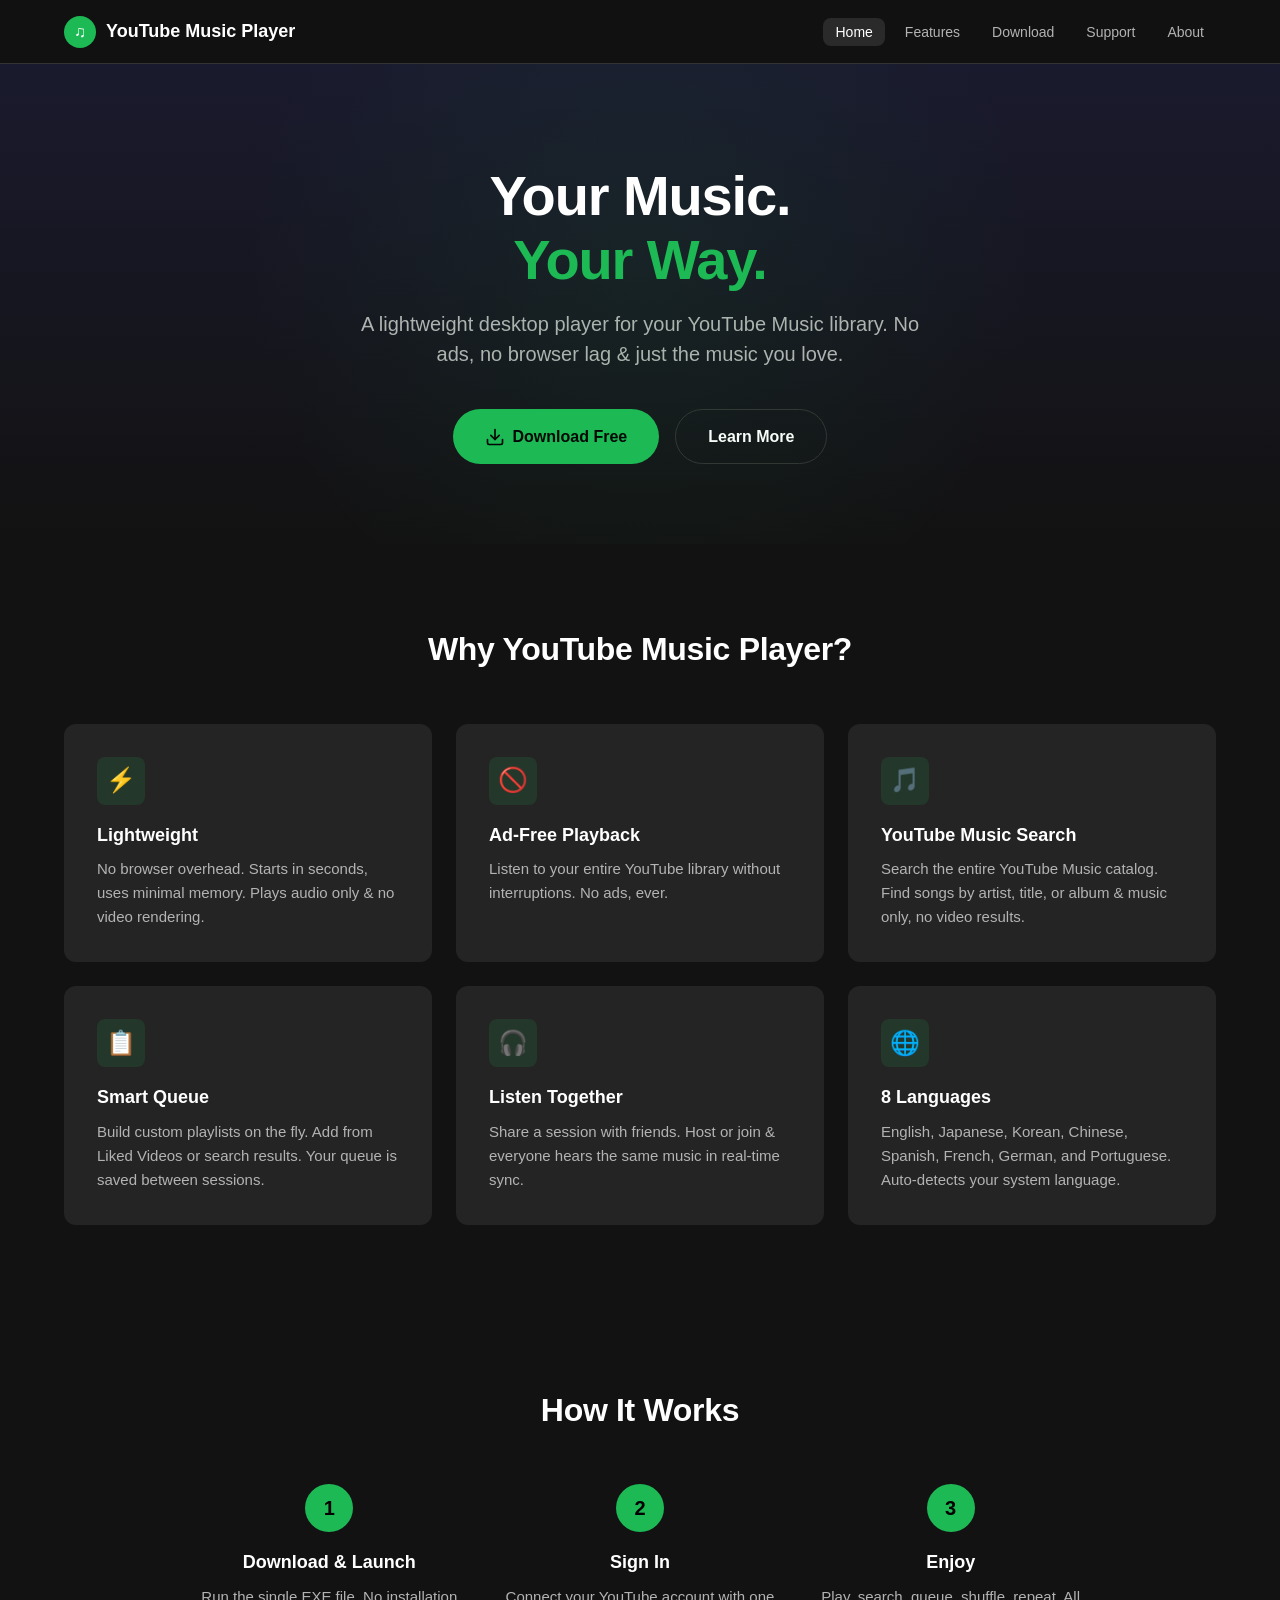
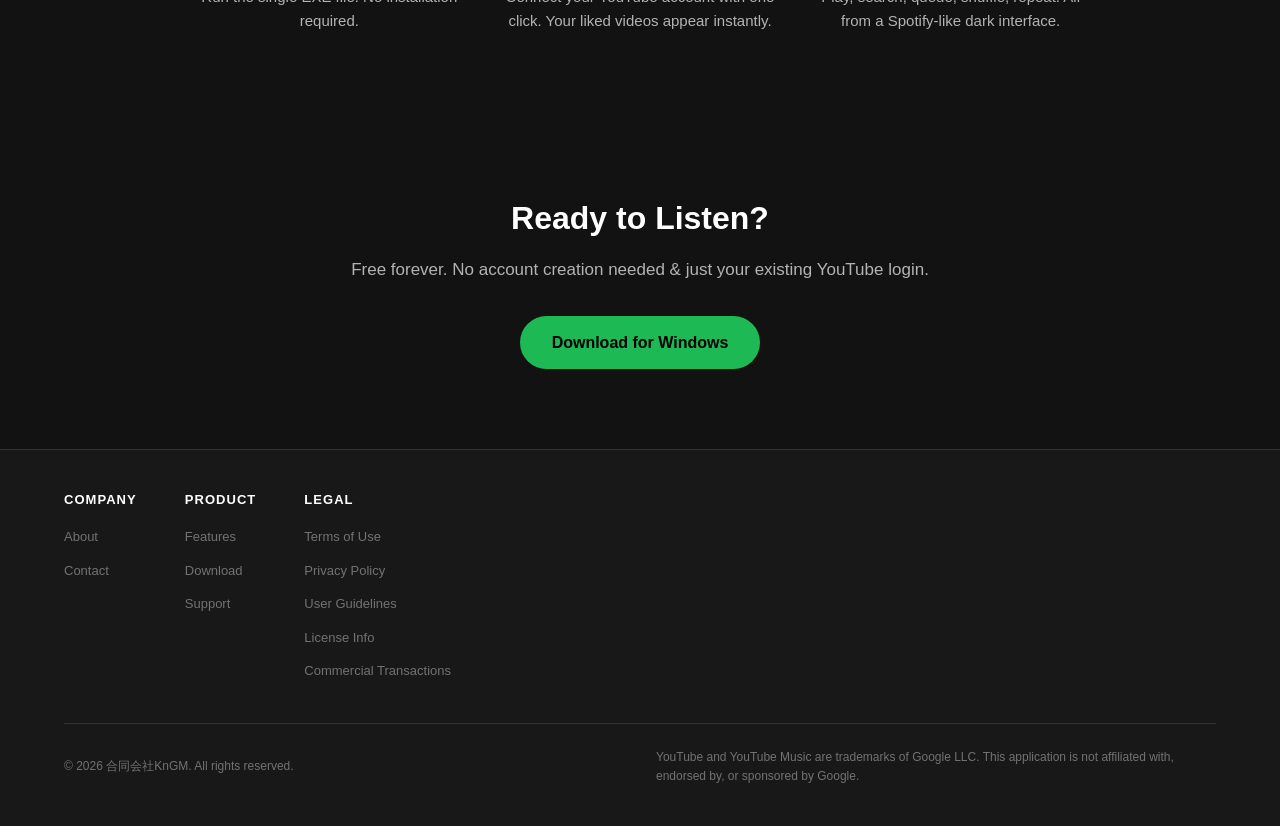
<file: index.html>
<!DOCTYPE html>
<html lang="en">
<head>
  <meta charset="UTF-8">
  <meta name="viewport" content="width=device-width, initial-scale=1.0">
  <title>YouTube Music Player - Lightweight Desktop Music Player</title>
  <meta name="description" content="A lightweight, ad-free desktop music player for your YouTube Music library. Built by 合同会社KnGM.">
  <link rel="stylesheet" href="css/style.css">
</head>
<body>

  <!-- Header -->
  <header class="site-header">
    <div class="header-inner">
      <a href="index.html" class="logo">
        <span class="logo-icon">&#9835;</span>
        YouTube Music Player
      </a>
      <button class="nav-toggle" aria-label="Toggle navigation" onclick="document.querySelector('.nav-links').classList.toggle('open')">&#9776;</button>
      <nav>
        <ul class="nav-links">
          <li><a href="index.html" class="active">Home</a></li>
          <li><a href="premium.html">Features</a></li>
          <li><a href="download.html">Download</a></li>
          <li><a href="support.html">Support</a></li>
          <li><a href="about.html">About</a></li>
        </ul>
      </nav>
    </div>
  </header>

  <main>
    <!-- Hero -->
    <section class="hero">
      <div class="container">
        <h1>Your Music.<br><span class="accent">Your Way.</span></h1>
        <p class="tagline">A lightweight desktop player for your YouTube Music library. No ads, no browser lag & just the music you love.</p>
        <div class="hero-buttons">
          <a href="download.html" class="btn btn-primary">
            <svg width="20" height="20" viewBox="0 0 24 24" fill="none" stroke="currentColor" stroke-width="2" stroke-linecap="round" stroke-linejoin="round"><path d="M21 15v4a2 2 0 01-2 2H5a2 2 0 01-2-2v-4"/><polyline points="7 10 12 15 17 10"/><line x1="12" y1="15" x2="12" y2="3"/></svg>
            Download Free
          </a>
          <a href="premium.html" class="btn btn-secondary">Learn More</a>
        </div>
      </div>
    </section>

    <!-- Features -->
    <section class="features" id="features">
      <div class="container">
        <h2>Why YouTube Music Player?</h2>
        <div class="feature-grid">
          <div class="feature-card">
            <div class="feature-icon">&#9889;</div>
            <h3>Lightweight</h3>
            <p>No browser overhead. Starts in seconds, uses minimal memory. Plays audio only & no video rendering.</p>
          </div>
          <div class="feature-card">
            <div class="feature-icon">&#128683;</div>
            <h3>Ad-Free Playback</h3>
            <p>Listen to your entire YouTube library without interruptions. No ads, ever.</p>
          </div>
          <div class="feature-card">
            <div class="feature-icon">&#127925;</div>
            <h3>YouTube Music Search</h3>
            <p>Search the entire YouTube Music catalog. Find songs by artist, title, or album & music only, no video results.</p>
          </div>
          <div class="feature-card">
            <div class="feature-icon">&#128203;</div>
            <h3>Smart Queue</h3>
            <p>Build custom playlists on the fly. Add from Liked Videos or search results. Your queue is saved between sessions.</p>
          </div>
          <div class="feature-card">
            <div class="feature-icon">&#127911;</div>
            <h3>Listen Together</h3>
            <p>Share a session with friends. Host or join & everyone hears the same music in real-time sync.</p>
          </div>
          <div class="feature-card">
            <div class="feature-icon">&#127760;</div>
            <h3>8 Languages</h3>
            <p>English, Japanese, Korean, Chinese, Spanish, French, German, and Portuguese. Auto-detects your system language.</p>
          </div>
        </div>
      </div>
    </section>

    <!-- How it works -->
    <section class="how-it-works">
      <div class="container">
        <h2>How It Works</h2>
        <div class="steps">
          <div class="step">
            <div class="step-number">1</div>
            <h3>Download &amp; Launch</h3>
            <p>Run the single EXE file. No installation required.</p>
          </div>
          <div class="step">
            <div class="step-number">2</div>
            <h3>Sign In</h3>
            <p>Connect your YouTube account with one click. Your liked videos appear instantly.</p>
          </div>
          <div class="step">
            <div class="step-number">3</div>
            <h3>Enjoy</h3>
            <p>Play, search, queue, shuffle, repeat. All from a Spotify-like dark interface.</p>
          </div>
        </div>
      </div>
    </section>

    <!-- CTA -->
    <section class="cta-section">
      <div class="container">
        <h2>Ready to Listen?</h2>
        <p>Free forever. No account creation needed & just your existing YouTube login.</p>
        <a href="download.html" class="btn btn-primary btn-large">Download for Windows</a>
      </div>
    </section>
  </main>

  <!-- Footer (Spotify-style) -->
  <footer class="site-footer">
    <div class="container">
      <div class="footer-grid">
        <div class="footer-col">
          <h4>Company</h4>
          <ul>
            <li><a href="about.html">About</a></li>
            <li><a href="support.html">Contact</a></li>
          </ul>
        </div>
        <div class="footer-col">
          <h4>Product</h4>
          <ul>
            <li><a href="premium.html">Features</a></li>
            <li><a href="download.html">Download</a></li>
            <li><a href="support.html">Support</a></li>
          </ul>
        </div>
        <div class="footer-col">
          <h4>Legal</h4>
          <ul>
            <li><a href="legal/terms.html">Terms of Use</a></li>
            <li><a href="legal/privacy.html">Privacy Policy</a></li>
            <li><a href="legal/guidelines.html">User Guidelines</a></li>
            <li><a href="legal/license.html">License Info</a></li>
            <li><a href="legal/transactions.html">Commercial Transactions</a></li>
          </ul>
        </div>
      </div>
      <div class="footer-bottom">
        <p>&copy; 2026 合同会社KnGM. All rights reserved.</p>
        <p class="footer-disclaimer">YouTube and YouTube Music are trademarks of Google LLC. This application is not affiliated with, endorsed by, or sponsored by Google.</p>
      </div>
    </div>
  </footer>

</body>
</html>
</file>
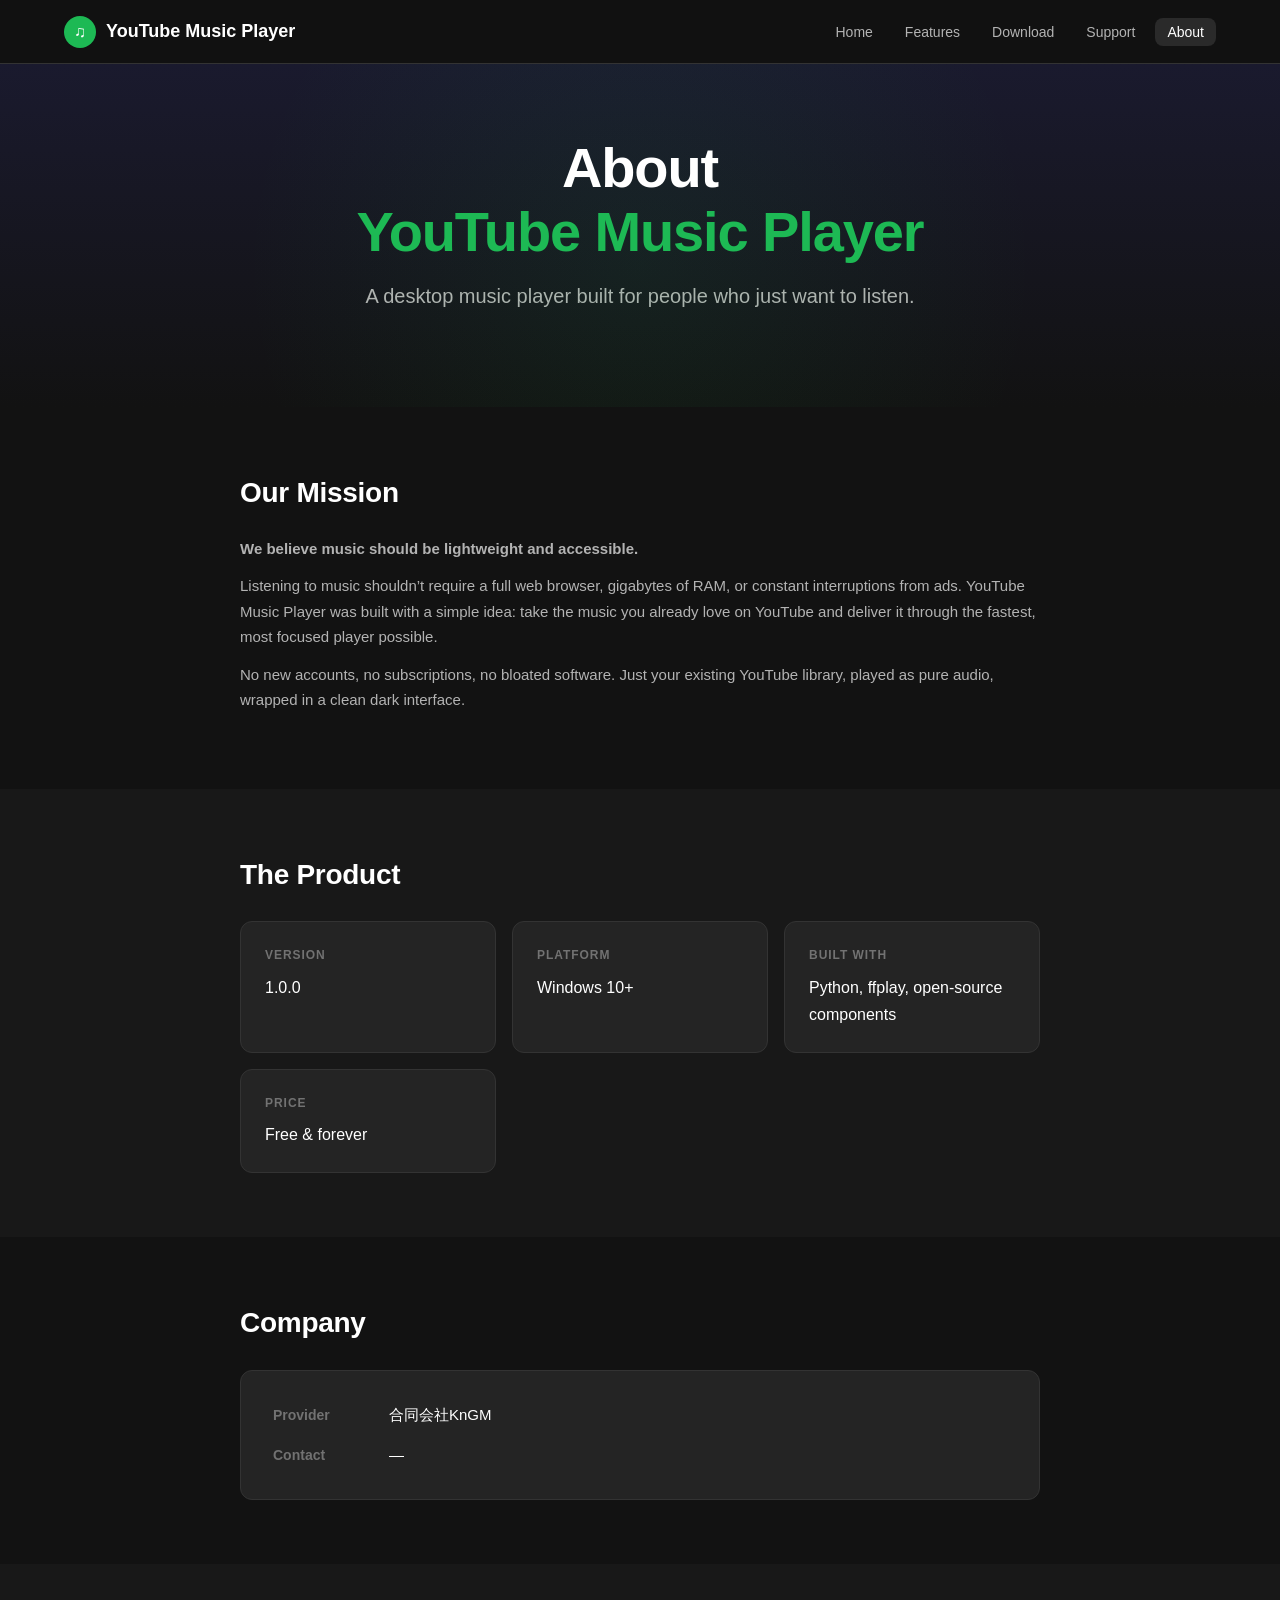
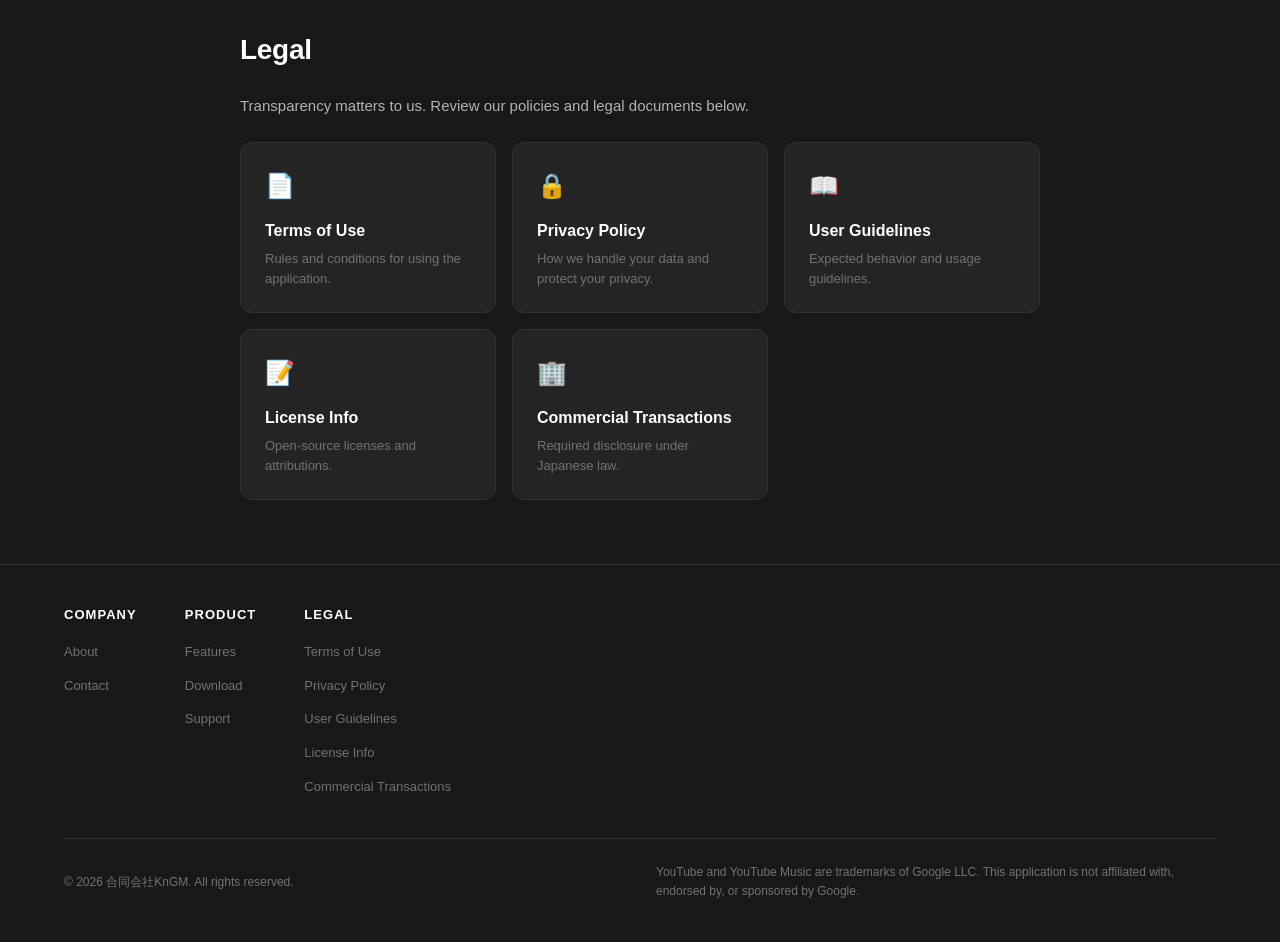
<file: about.html>
<!DOCTYPE html>
<html lang="en">
<head>
  <meta charset="UTF-8">
  <meta name="viewport" content="width=device-width, initial-scale=1.0">
  <title>About - YouTube Music Player</title>
  <meta name="description" content="About YouTube Music Player. Built by 合同会社KnGM. Lightweight, accessible music for everyone.">
  <link rel="stylesheet" href="css/style.css">
</head>
<body>

  <!-- Header -->
  <header class="site-header">
    <div class="header-inner">
      <a href="index.html" class="logo">
        <span class="logo-icon">&#9835;</span>
        YouTube Music Player
      </a>
      <button class="nav-toggle" aria-label="Toggle navigation" onclick="document.querySelector('.nav-links').classList.toggle('open')">&#9776;</button>
      <nav>
        <ul class="nav-links">
          <li><a href="index.html">Home</a></li>
          <li><a href="premium.html">Features</a></li>
          <li><a href="download.html">Download</a></li>
          <li><a href="support.html">Support</a></li>
          <li><a href="about.html" class="active">About</a></li>
        </ul>
      </nav>
    </div>
  </header>

  <main>
    <!-- Hero -->
    <section class="hero hero-compact">
      <div class="container">
        <h1>About<br><span class="accent">YouTube Music Player</span></h1>
        <p class="tagline">A desktop music player built for people who just want to listen.</p>
      </div>
    </section>

    <!-- Mission -->
    <section class="about-section">
      <div class="container">
        <div class="about-block">
          <h2>Our Mission</h2>
          <p class="about-lead">We believe music should be lightweight and accessible.</p>
          <p>Listening to music shouldn&rsquo;t require a full web browser, gigabytes of RAM, or constant interruptions from ads. YouTube Music Player was built with a simple idea: take the music you already love on YouTube and deliver it through the fastest, most focused player possible.</p>
          <p>No new accounts, no subscriptions, no bloated software. Just your existing YouTube library, played as pure audio, wrapped in a clean dark interface.</p>
        </div>
      </div>
    </section>

    <!-- Product Info -->
    <section class="about-section about-section-alt">
      <div class="container">
        <div class="about-block">
          <h2>The Product</h2>
          <div class="about-info-grid">
            <div class="about-info-card">
              <h4>Version</h4>
              <p>1.0.0</p>
            </div>
            <div class="about-info-card">
              <h4>Platform</h4>
              <p>Windows 10+</p>
            </div>
            <div class="about-info-card">
              <h4>Built With</h4>
              <p>Python, ffplay, open-source components</p>
            </div>
            <div class="about-info-card">
              <h4>Price</h4>
              <p>Free & forever</p>
            </div>
          </div>
        </div>
      </div>
    </section>

    <!-- Company -->
    <section class="about-section">
      <div class="container">
        <div class="about-block">
          <h2>Company</h2>
          <div class="company-card">
            <div class="company-info">
              <div class="company-row">
                <span class="company-label">Provider</span>
                <span class="company-value">合同会社KnGM</span>
              </div>
              <div class="company-row">
                <span class="company-label">Contact</span>
                <span class="company-value">—</span>
              </div>
            </div>
          </div>
        </div>
      </div>
    </section>

    <!-- Legal Links -->
    <section class="about-section about-section-alt">
      <div class="container">
        <div class="about-block">
          <h2>Legal</h2>
          <p>Transparency matters to us. Review our policies and legal documents below.</p>
          <div class="legal-links-grid">
            <a href="legal/terms.html" class="legal-link-card">
              <span class="legal-link-icon">&#128196;</span>
              <h4>Terms of Use</h4>
              <p>Rules and conditions for using the application.</p>
            </a>
            <a href="legal/privacy.html" class="legal-link-card">
              <span class="legal-link-icon">&#128274;</span>
              <h4>Privacy Policy</h4>
              <p>How we handle your data and protect your privacy.</p>
            </a>
            <a href="legal/guidelines.html" class="legal-link-card">
              <span class="legal-link-icon">&#128214;</span>
              <h4>User Guidelines</h4>
              <p>Expected behavior and usage guidelines.</p>
            </a>
            <a href="legal/license.html" class="legal-link-card">
              <span class="legal-link-icon">&#128221;</span>
              <h4>License Info</h4>
              <p>Open-source licenses and attributions.</p>
            </a>
            <a href="legal/transactions.html" class="legal-link-card">
              <span class="legal-link-icon">&#127970;</span>
              <h4>Commercial Transactions</h4>
              <p>Required disclosure under Japanese law.</p>
            </a>
          </div>
        </div>
      </div>
    </section>
  </main>

  <!-- Footer (Spotify-style) -->
  <footer class="site-footer">
    <div class="container">
      <div class="footer-grid">
        <div class="footer-col">
          <h4>Company</h4>
          <ul>
            <li><a href="about.html">About</a></li>
            <li><a href="support.html">Contact</a></li>
          </ul>
        </div>
        <div class="footer-col">
          <h4>Product</h4>
          <ul>
            <li><a href="premium.html">Features</a></li>
            <li><a href="download.html">Download</a></li>
            <li><a href="support.html">Support</a></li>
          </ul>
        </div>
        <div class="footer-col">
          <h4>Legal</h4>
          <ul>
            <li><a href="legal/terms.html">Terms of Use</a></li>
            <li><a href="legal/privacy.html">Privacy Policy</a></li>
            <li><a href="legal/guidelines.html">User Guidelines</a></li>
            <li><a href="legal/license.html">License Info</a></li>
            <li><a href="legal/transactions.html">Commercial Transactions</a></li>
          </ul>
        </div>
      </div>
      <div class="footer-bottom">
        <p>&copy; 2026 合同会社KnGM. All rights reserved.</p>
        <p class="footer-disclaimer">YouTube and YouTube Music are trademarks of Google LLC. This application is not affiliated with, endorsed by, or sponsored by Google.</p>
      </div>
    </div>
  </footer>

</body>
</html>
</file>
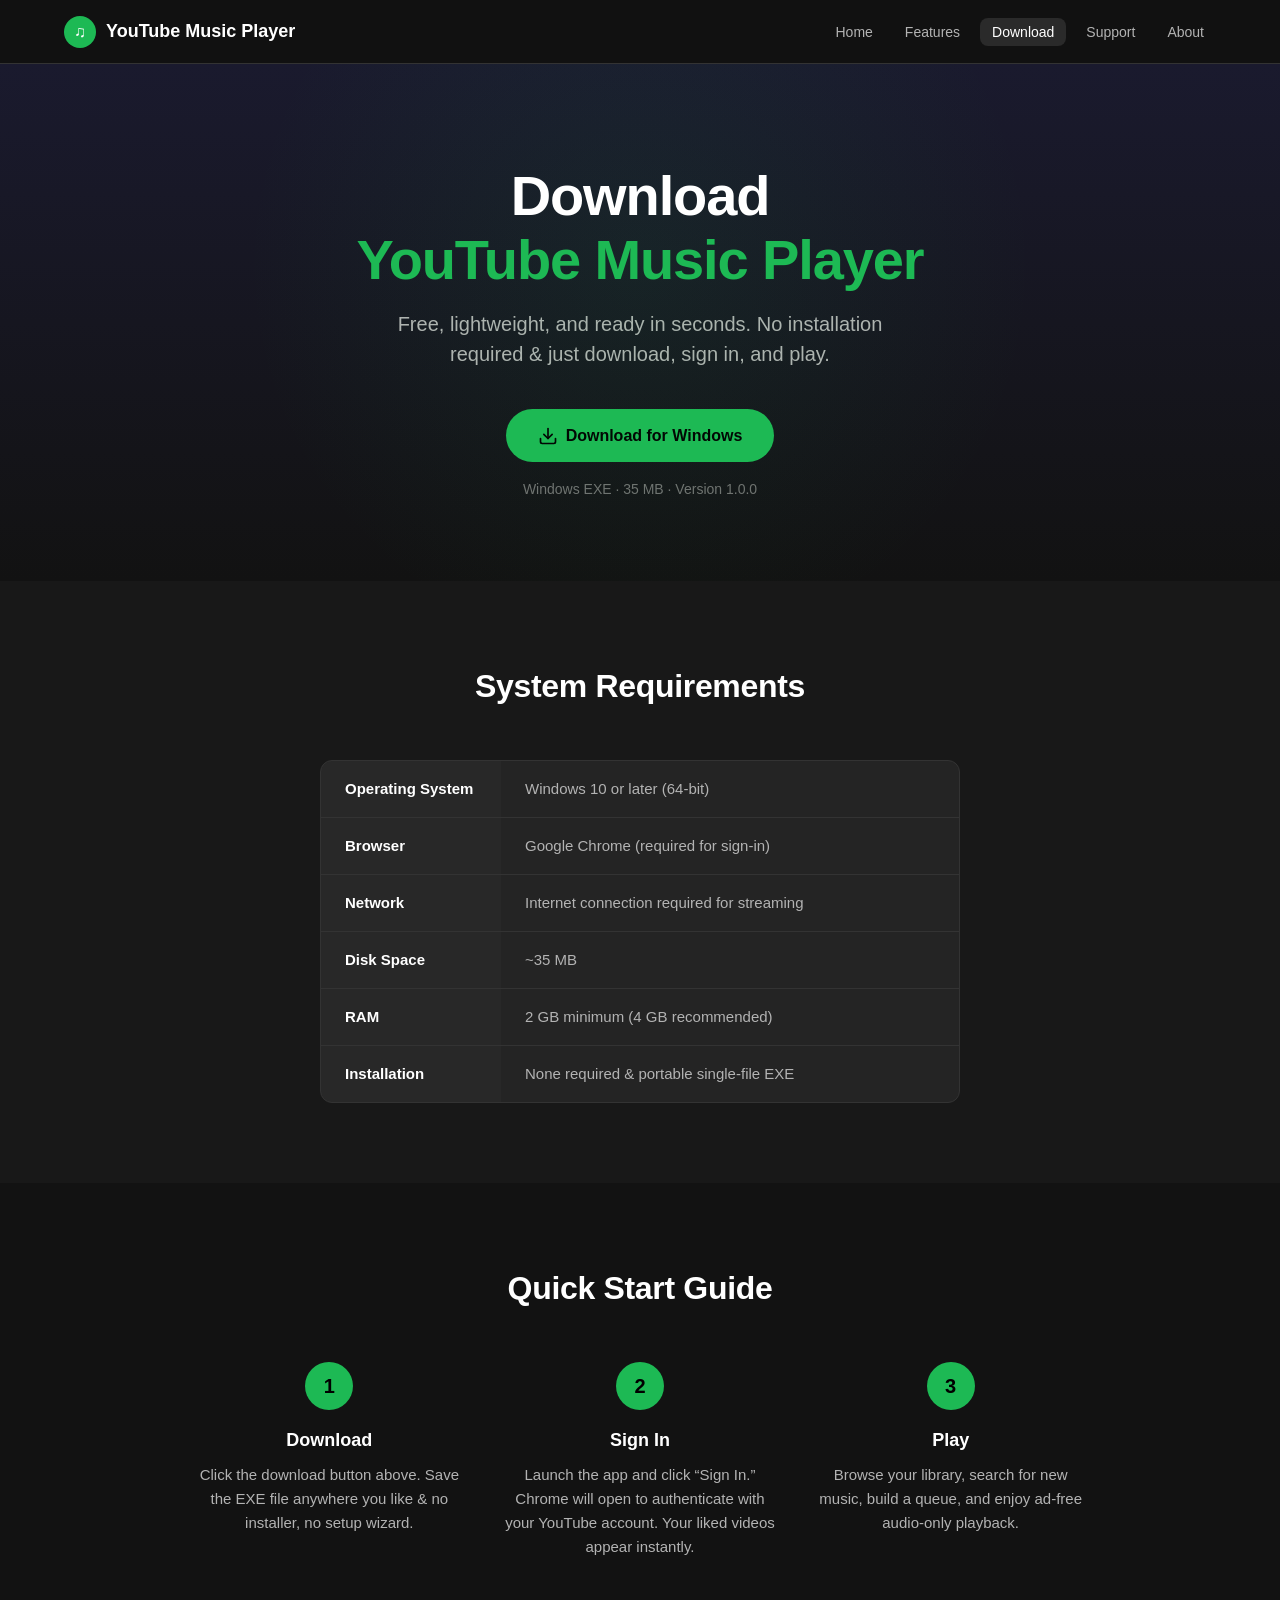
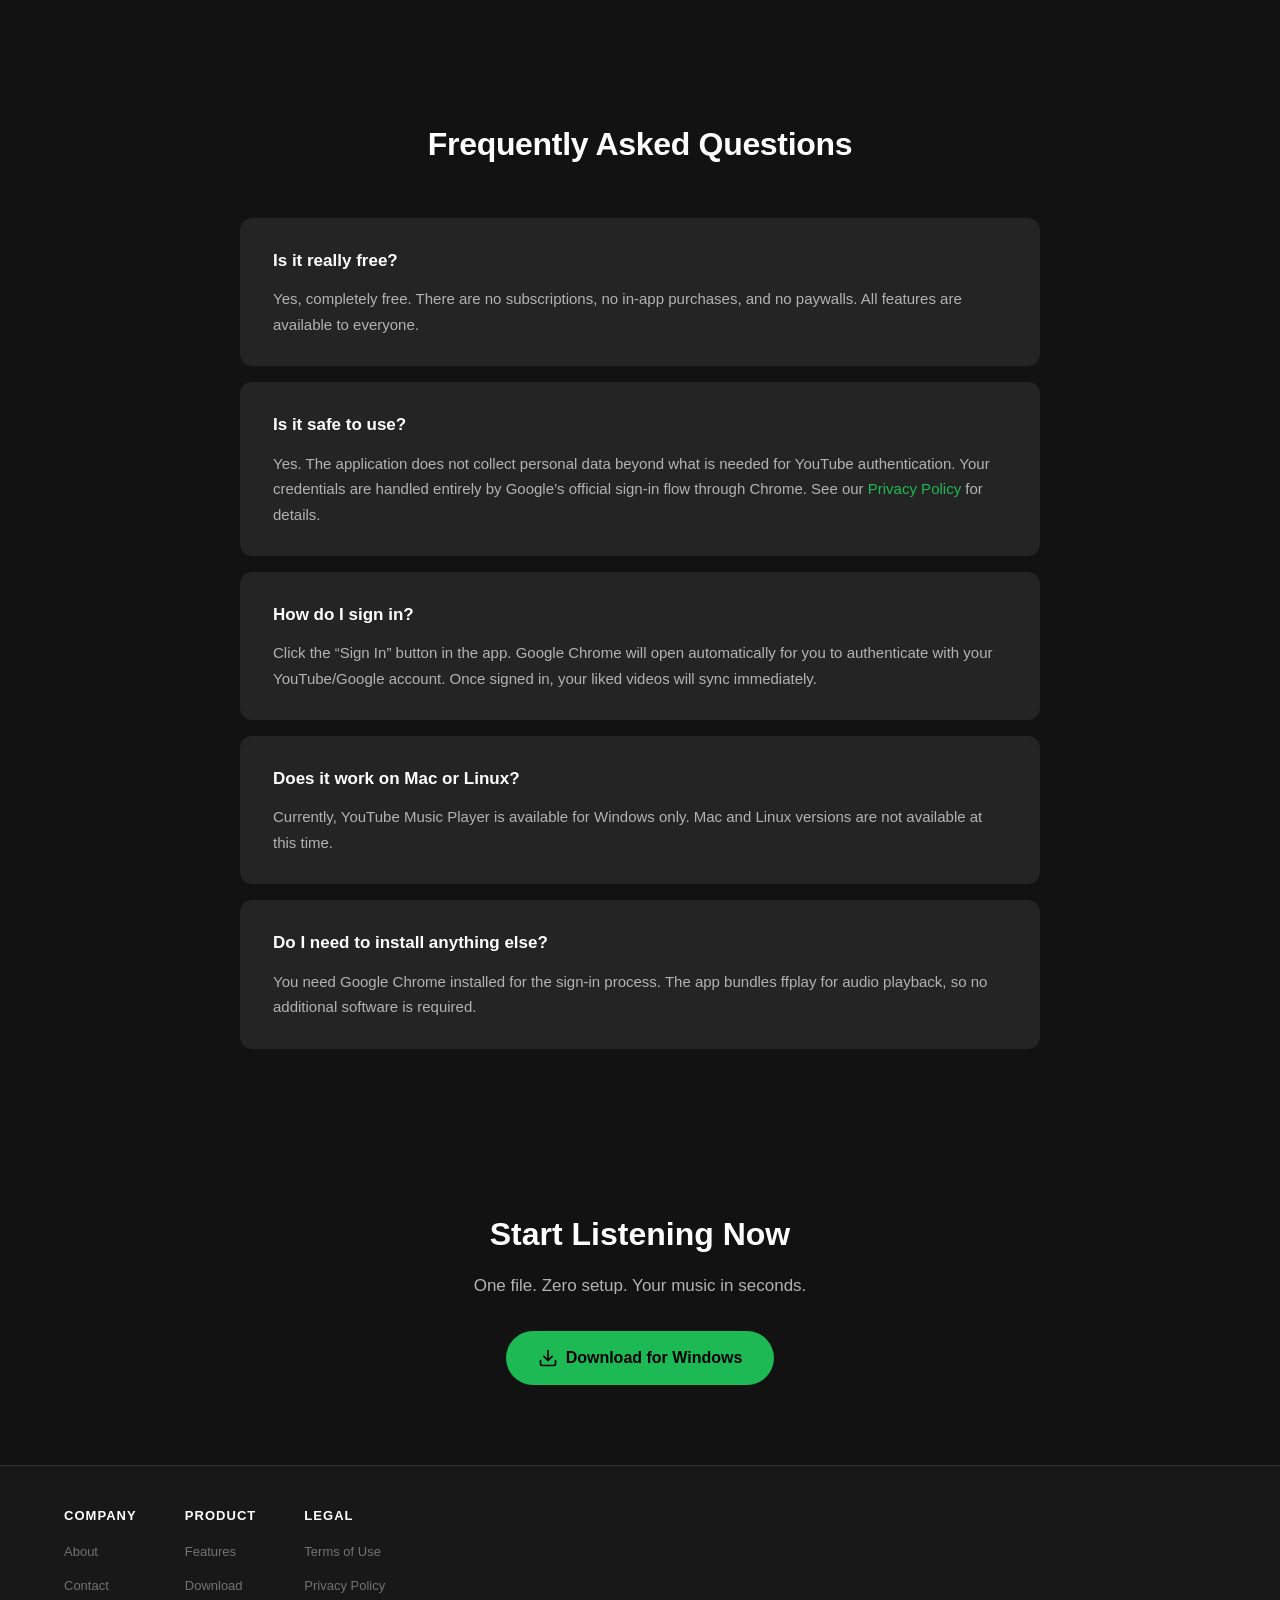
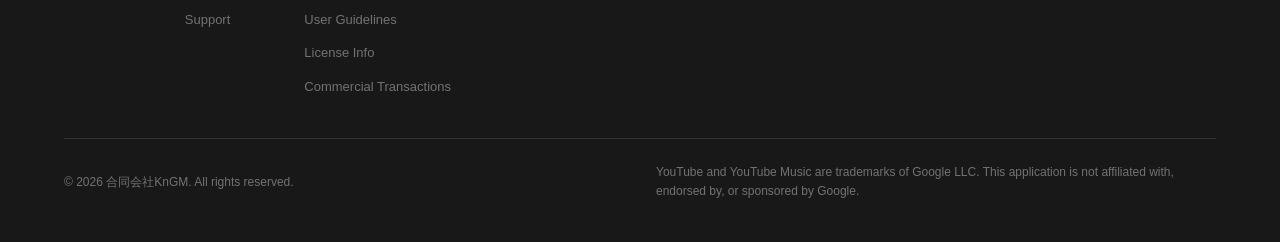
<file: download.html>
<!DOCTYPE html>
<html lang="en">
<head>
  <meta charset="UTF-8">
  <meta name="viewport" content="width=device-width, initial-scale=1.0">
  <title>Download - YouTube Music Player</title>
  <meta name="description" content="Download YouTube Music Player for Windows. Free, lightweight, no installation required.">
  <link rel="stylesheet" href="css/style.css">
</head>
<body>

  <!-- Header -->
  <header class="site-header">
    <div class="header-inner">
      <a href="index.html" class="logo">
        <span class="logo-icon">&#9835;</span>
        YouTube Music Player
      </a>
      <button class="nav-toggle" aria-label="Toggle navigation" onclick="document.querySelector('.nav-links').classList.toggle('open')">&#9776;</button>
      <nav>
        <ul class="nav-links">
          <li><a href="index.html">Home</a></li>
          <li><a href="premium.html">Features</a></li>
          <li><a href="download.html" class="active">Download</a></li>
          <li><a href="support.html">Support</a></li>
          <li><a href="about.html">About</a></li>
        </ul>
      </nav>
    </div>
  </header>

  <main>
    <!-- Hero -->
    <section class="hero">
      <div class="container">
        <h1>Download<br><span class="accent">YouTube Music Player</span></h1>
        <p class="tagline">Free, lightweight, and ready in seconds. No installation required & just download, sign in, and play.</p>
        <div class="hero-buttons">
          <a href="#download" class="btn btn-primary btn-large">
            <svg width="20" height="20" viewBox="0 0 24 24" fill="none" stroke="currentColor" stroke-width="2" stroke-linecap="round" stroke-linejoin="round"><path d="M21 15v4a2 2 0 01-2 2H5a2 2 0 01-2-2v-4"/><polyline points="7 10 12 15 17 10"/><line x1="12" y1="15" x2="12" y2="3"/></svg>
            Download for Windows
          </a>
        </div>
        <p class="download-meta">Windows EXE &middot; 35 MB &middot; Version 1.0.0</p>
      </div>
    </section>

    <!-- System Requirements -->
    <section class="requirements-section">
      <div class="container">
        <h2 class="section-title">System Requirements</h2>
        <div class="requirements-card">
          <table class="requirements-table">
            <tbody>
              <tr>
                <th>Operating System</th>
                <td>Windows 10 or later (64-bit)</td>
              </tr>
              <tr>
                <th>Browser</th>
                <td>Google Chrome (required for sign-in)</td>
              </tr>
              <tr>
                <th>Network</th>
                <td>Internet connection required for streaming</td>
              </tr>
              <tr>
                <th>Disk Space</th>
                <td>~35 MB</td>
              </tr>
              <tr>
                <th>RAM</th>
                <td>2 GB minimum (4 GB recommended)</td>
              </tr>
              <tr>
                <th>Installation</th>
                <td>None required & portable single-file EXE</td>
              </tr>
            </tbody>
          </table>
        </div>
      </div>
    </section>

    <!-- Quick Start -->
    <section class="how-it-works">
      <div class="container">
        <h2>Quick Start Guide</h2>
        <div class="steps">
          <div class="step">
            <div class="step-number">1</div>
            <h3>Download</h3>
            <p>Click the download button above. Save the EXE file anywhere you like & no installer, no setup wizard.</p>
          </div>
          <div class="step">
            <div class="step-number">2</div>
            <h3>Sign In</h3>
            <p>Launch the app and click &ldquo;Sign In.&rdquo; Chrome will open to authenticate with your YouTube account. Your liked videos appear instantly.</p>
          </div>
          <div class="step">
            <div class="step-number">3</div>
            <h3>Play</h3>
            <p>Browse your library, search for new music, build a queue, and enjoy ad-free audio-only playback.</p>
          </div>
        </div>
      </div>
    </section>

    <!-- FAQ -->
    <section class="faq-section">
      <div class="container">
        <h2 class="section-title">Frequently Asked Questions</h2>
        <div class="faq-list">

          <div class="faq-item">
            <h3 class="faq-question">Is it really free?</h3>
            <p class="faq-answer">Yes, completely free. There are no subscriptions, no in-app purchases, and no paywalls. All features are available to everyone.</p>
          </div>

          <div class="faq-item">
            <h3 class="faq-question">Is it safe to use?</h3>
            <p class="faq-answer">Yes. The application does not collect personal data beyond what is needed for YouTube authentication. Your credentials are handled entirely by Google&rsquo;s official sign-in flow through Chrome. See our <a href="legal/privacy.html">Privacy Policy</a> for details.</p>
          </div>

          <div class="faq-item">
            <h3 class="faq-question">How do I sign in?</h3>
            <p class="faq-answer">Click the &ldquo;Sign In&rdquo; button in the app. Google Chrome will open automatically for you to authenticate with your YouTube/Google account. Once signed in, your liked videos will sync immediately.</p>
          </div>

          <div class="faq-item">
            <h3 class="faq-question">Does it work on Mac or Linux?</h3>
            <p class="faq-answer">Currently, YouTube Music Player is available for Windows only. Mac and Linux versions are not available at this time.</p>
          </div>

          <div class="faq-item">
            <h3 class="faq-question">Do I need to install anything else?</h3>
            <p class="faq-answer">You need Google Chrome installed for the sign-in process. The app bundles ffplay for audio playback, so no additional software is required.</p>
          </div>

        </div>
      </div>
    </section>

    <!-- CTA -->
    <section class="cta-section">
      <div class="container">
        <h2>Start Listening Now</h2>
        <p>One file. Zero setup. Your music in seconds.</p>
        <a href="#download" class="btn btn-primary btn-large">
          <svg width="20" height="20" viewBox="0 0 24 24" fill="none" stroke="currentColor" stroke-width="2" stroke-linecap="round" stroke-linejoin="round"><path d="M21 15v4a2 2 0 01-2 2H5a2 2 0 01-2-2v-4"/><polyline points="7 10 12 15 17 10"/><line x1="12" y1="15" x2="12" y2="3"/></svg>
          Download for Windows
        </a>
      </div>
    </section>
  </main>

  <!-- Footer (Spotify-style) -->
  <footer class="site-footer">
    <div class="container">
      <div class="footer-grid">
        <div class="footer-col">
          <h4>Company</h4>
          <ul>
            <li><a href="about.html">About</a></li>
            <li><a href="support.html">Contact</a></li>
          </ul>
        </div>
        <div class="footer-col">
          <h4>Product</h4>
          <ul>
            <li><a href="premium.html">Features</a></li>
            <li><a href="download.html">Download</a></li>
            <li><a href="support.html">Support</a></li>
          </ul>
        </div>
        <div class="footer-col">
          <h4>Legal</h4>
          <ul>
            <li><a href="legal/terms.html">Terms of Use</a></li>
            <li><a href="legal/privacy.html">Privacy Policy</a></li>
            <li><a href="legal/guidelines.html">User Guidelines</a></li>
            <li><a href="legal/license.html">License Info</a></li>
            <li><a href="legal/transactions.html">Commercial Transactions</a></li>
          </ul>
        </div>
      </div>
      <div class="footer-bottom">
        <p>&copy; 2026 合同会社KnGM. All rights reserved.</p>
        <p class="footer-disclaimer">YouTube and YouTube Music are trademarks of Google LLC. This application is not affiliated with, endorsed by, or sponsored by Google.</p>
      </div>
    </div>
  </footer>

</body>
</html>
</file>
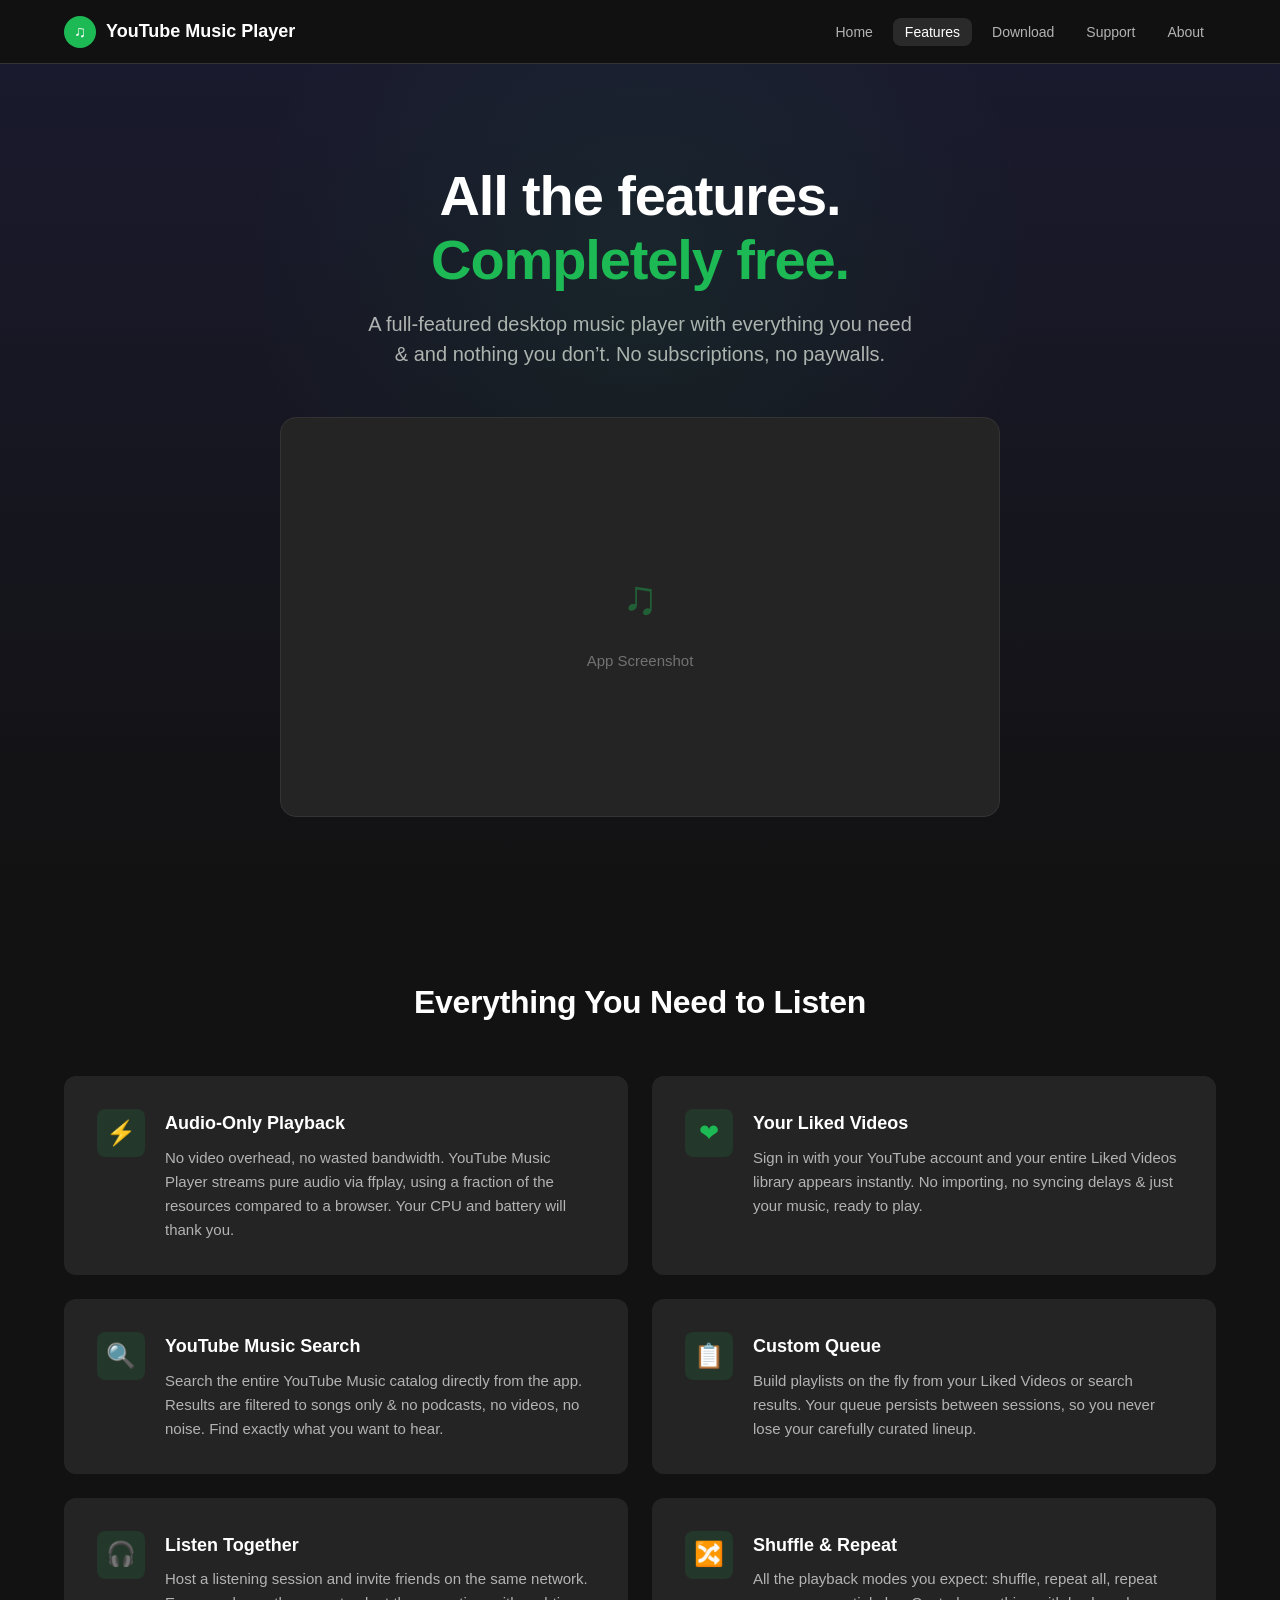
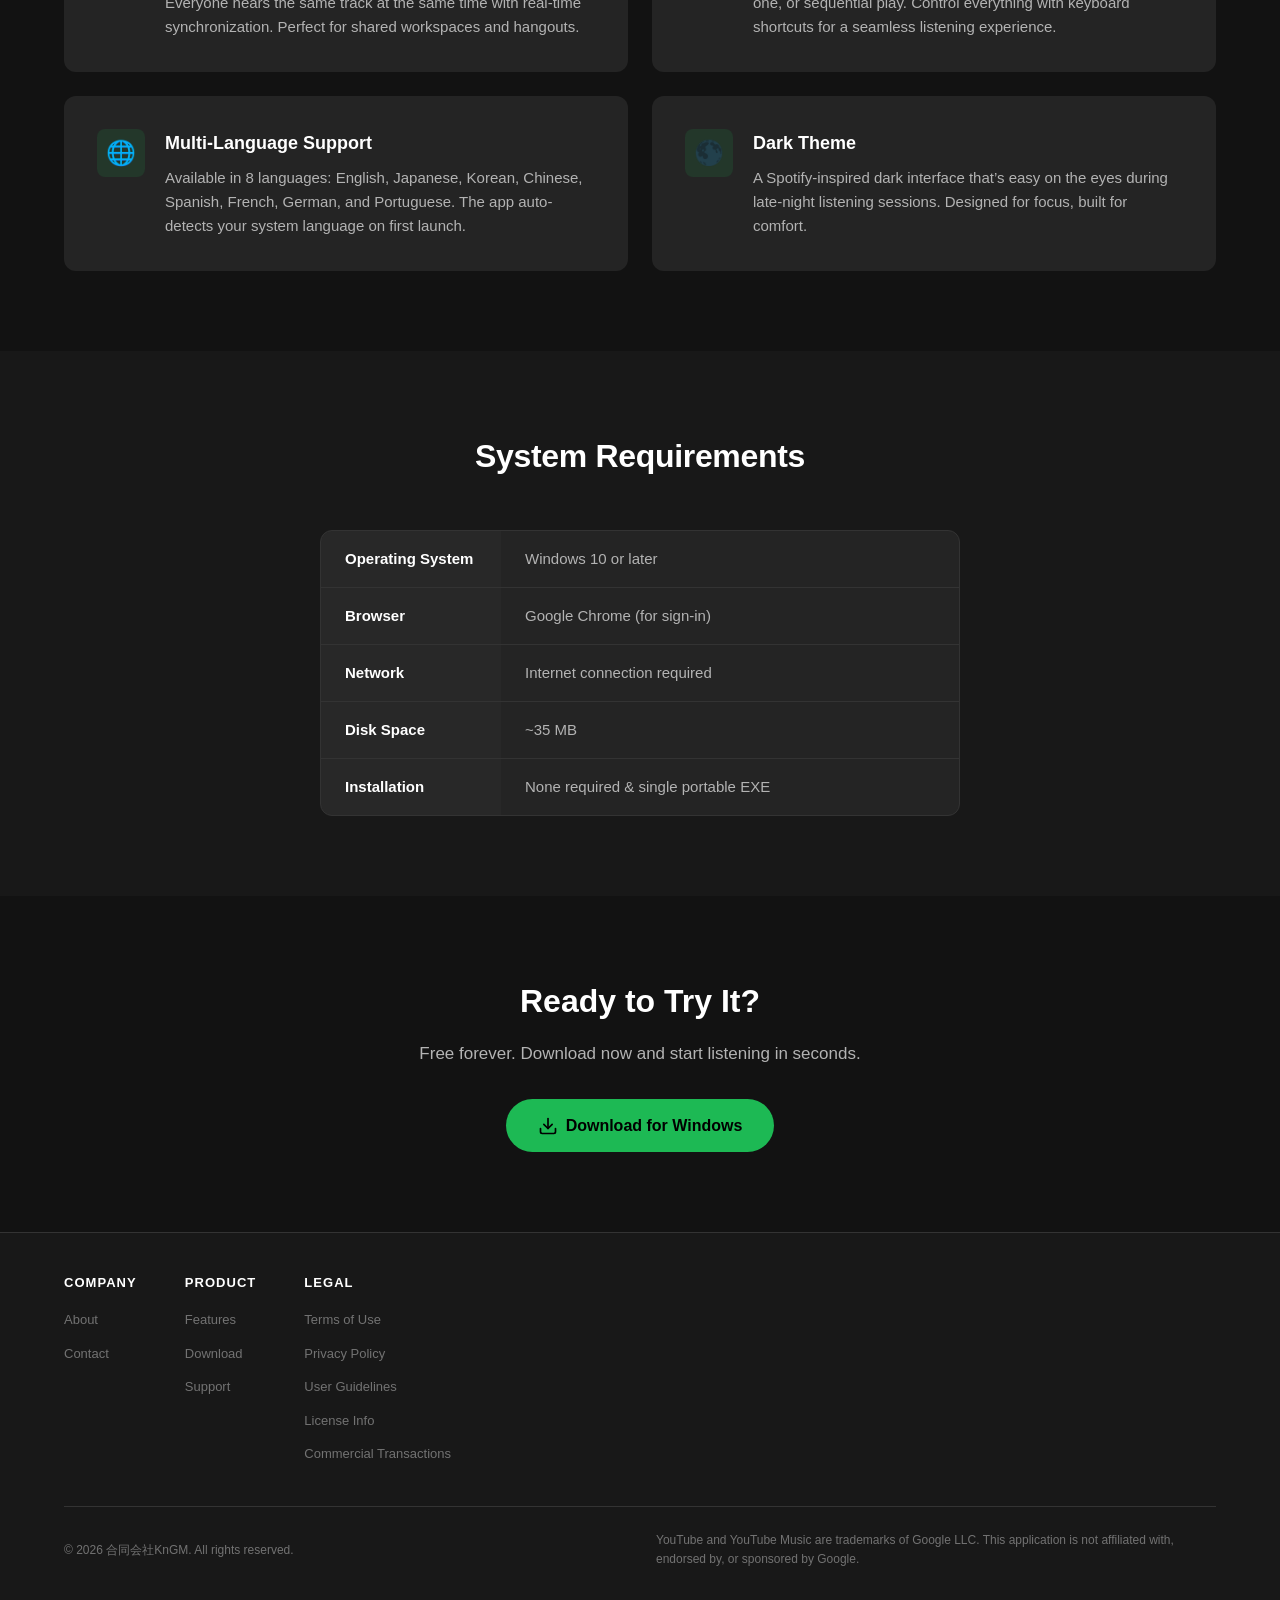
<file: premium.html>
<!DOCTYPE html>
<html lang="en">
<head>
  <meta charset="UTF-8">
  <meta name="viewport" content="width=device-width, initial-scale=1.0">
  <title>Features - YouTube Music Player</title>
  <meta name="description" content="All the features of YouTube Music Player. Audio-only playback, YouTube Music search, Listen Together, and more. Completely free.">
  <link rel="stylesheet" href="css/style.css">
</head>
<body>

  <!-- Header -->
  <header class="site-header">
    <div class="header-inner">
      <a href="index.html" class="logo">
        <span class="logo-icon">&#9835;</span>
        YouTube Music Player
      </a>
      <button class="nav-toggle" aria-label="Toggle navigation" onclick="document.querySelector('.nav-links').classList.toggle('open')">&#9776;</button>
      <nav>
        <ul class="nav-links">
          <li><a href="index.html">Home</a></li>
          <li><a href="premium.html" class="active">Features</a></li>
          <li><a href="download.html">Download</a></li>
          <li><a href="support.html">Support</a></li>
          <li><a href="about.html">About</a></li>
        </ul>
      </nav>
    </div>
  </header>

  <main>
    <!-- Hero -->
    <section class="hero">
      <div class="container">
        <h1>All the features.<br><span class="accent">Completely free.</span></h1>
        <p class="tagline">A full-featured desktop music player with everything you need & and nothing you don&rsquo;t. No subscriptions, no paywalls.</p>
        <div class="hero-screenshot">
          <div class="screenshot-placeholder">
            <span class="screenshot-icon">&#9835;</span>
            <p>App Screenshot</p>
          </div>
        </div>
      </div>
    </section>

    <!-- Feature Details -->
    <section class="features-detail" id="features">
      <div class="container">
        <h2 class="section-title">Everything You Need to Listen</h2>

        <div class="feature-detail-grid">

          <div class="feature-detail-card">
            <div class="feature-detail-icon">&#9889;</div>
            <div class="feature-detail-content">
              <h3>Audio-Only Playback</h3>
              <p>No video overhead, no wasted bandwidth. YouTube Music Player streams pure audio via ffplay, using a fraction of the resources compared to a browser. Your CPU and battery will thank you.</p>
            </div>
          </div>

          <div class="feature-detail-card">
            <div class="feature-detail-icon">&#10084;</div>
            <div class="feature-detail-content">
              <h3>Your Liked Videos</h3>
              <p>Sign in with your YouTube account and your entire Liked Videos library appears instantly. No importing, no syncing delays & just your music, ready to play.</p>
            </div>
          </div>

          <div class="feature-detail-card">
            <div class="feature-detail-icon">&#128269;</div>
            <div class="feature-detail-content">
              <h3>YouTube Music Search</h3>
              <p>Search the entire YouTube Music catalog directly from the app. Results are filtered to songs only & no podcasts, no videos, no noise. Find exactly what you want to hear.</p>
            </div>
          </div>

          <div class="feature-detail-card">
            <div class="feature-detail-icon">&#128203;</div>
            <div class="feature-detail-content">
              <h3>Custom Queue</h3>
              <p>Build playlists on the fly from your Liked Videos or search results. Your queue persists between sessions, so you never lose your carefully curated lineup.</p>
            </div>
          </div>

          <div class="feature-detail-card">
            <div class="feature-detail-icon">&#127911;</div>
            <div class="feature-detail-content">
              <h3>Listen Together</h3>
              <p>Host a listening session and invite friends on the same network. Everyone hears the same track at the same time with real-time synchronization. Perfect for shared workspaces and hangouts.</p>
            </div>
          </div>

          <div class="feature-detail-card">
            <div class="feature-detail-icon">&#128256;</div>
            <div class="feature-detail-content">
              <h3>Shuffle &amp; Repeat</h3>
              <p>All the playback modes you expect: shuffle, repeat all, repeat one, or sequential play. Control everything with keyboard shortcuts for a seamless listening experience.</p>
            </div>
          </div>

          <div class="feature-detail-card">
            <div class="feature-detail-icon">&#127760;</div>
            <div class="feature-detail-content">
              <h3>Multi-Language Support</h3>
              <p>Available in 8 languages: English, Japanese, Korean, Chinese, Spanish, French, German, and Portuguese. The app auto-detects your system language on first launch.</p>
            </div>
          </div>

          <div class="feature-detail-card">
            <div class="feature-detail-icon">&#127761;</div>
            <div class="feature-detail-content">
              <h3>Dark Theme</h3>
              <p>A Spotify-inspired dark interface that&rsquo;s easy on the eyes during late-night listening sessions. Designed for focus, built for comfort.</p>
            </div>
          </div>

        </div>
      </div>
    </section>

    <!-- System Requirements -->
    <section class="requirements-section">
      <div class="container">
        <h2 class="section-title">System Requirements</h2>
        <div class="requirements-card">
          <table class="requirements-table">
            <tbody>
              <tr>
                <th>Operating System</th>
                <td>Windows 10 or later</td>
              </tr>
              <tr>
                <th>Browser</th>
                <td>Google Chrome (for sign-in)</td>
              </tr>
              <tr>
                <th>Network</th>
                <td>Internet connection required</td>
              </tr>
              <tr>
                <th>Disk Space</th>
                <td>~35 MB</td>
              </tr>
              <tr>
                <th>Installation</th>
                <td>None required & single portable EXE</td>
              </tr>
            </tbody>
          </table>
        </div>
      </div>
    </section>

    <!-- CTA -->
    <section class="cta-section">
      <div class="container">
        <h2>Ready to Try It?</h2>
        <p>Free forever. Download now and start listening in seconds.</p>
        <a href="download.html" class="btn btn-primary btn-large">
          <svg width="20" height="20" viewBox="0 0 24 24" fill="none" stroke="currentColor" stroke-width="2" stroke-linecap="round" stroke-linejoin="round"><path d="M21 15v4a2 2 0 01-2 2H5a2 2 0 01-2-2v-4"/><polyline points="7 10 12 15 17 10"/><line x1="12" y1="15" x2="12" y2="3"/></svg>
          Download for Windows
        </a>
      </div>
    </section>
  </main>

  <!-- Footer (Spotify-style) -->
  <footer class="site-footer">
    <div class="container">
      <div class="footer-grid">
        <div class="footer-col">
          <h4>Company</h4>
          <ul>
            <li><a href="about.html">About</a></li>
            <li><a href="support.html">Contact</a></li>
          </ul>
        </div>
        <div class="footer-col">
          <h4>Product</h4>
          <ul>
            <li><a href="premium.html">Features</a></li>
            <li><a href="download.html">Download</a></li>
            <li><a href="support.html">Support</a></li>
          </ul>
        </div>
        <div class="footer-col">
          <h4>Legal</h4>
          <ul>
            <li><a href="legal/terms.html">Terms of Use</a></li>
            <li><a href="legal/privacy.html">Privacy Policy</a></li>
            <li><a href="legal/guidelines.html">User Guidelines</a></li>
            <li><a href="legal/license.html">License Info</a></li>
            <li><a href="legal/transactions.html">Commercial Transactions</a></li>
          </ul>
        </div>
      </div>
      <div class="footer-bottom">
        <p>&copy; 2026 合同会社KnGM. All rights reserved.</p>
        <p class="footer-disclaimer">YouTube and YouTube Music are trademarks of Google LLC. This application is not affiliated with, endorsed by, or sponsored by Google.</p>
      </div>
    </div>
  </footer>

</body>
</html>
</file>
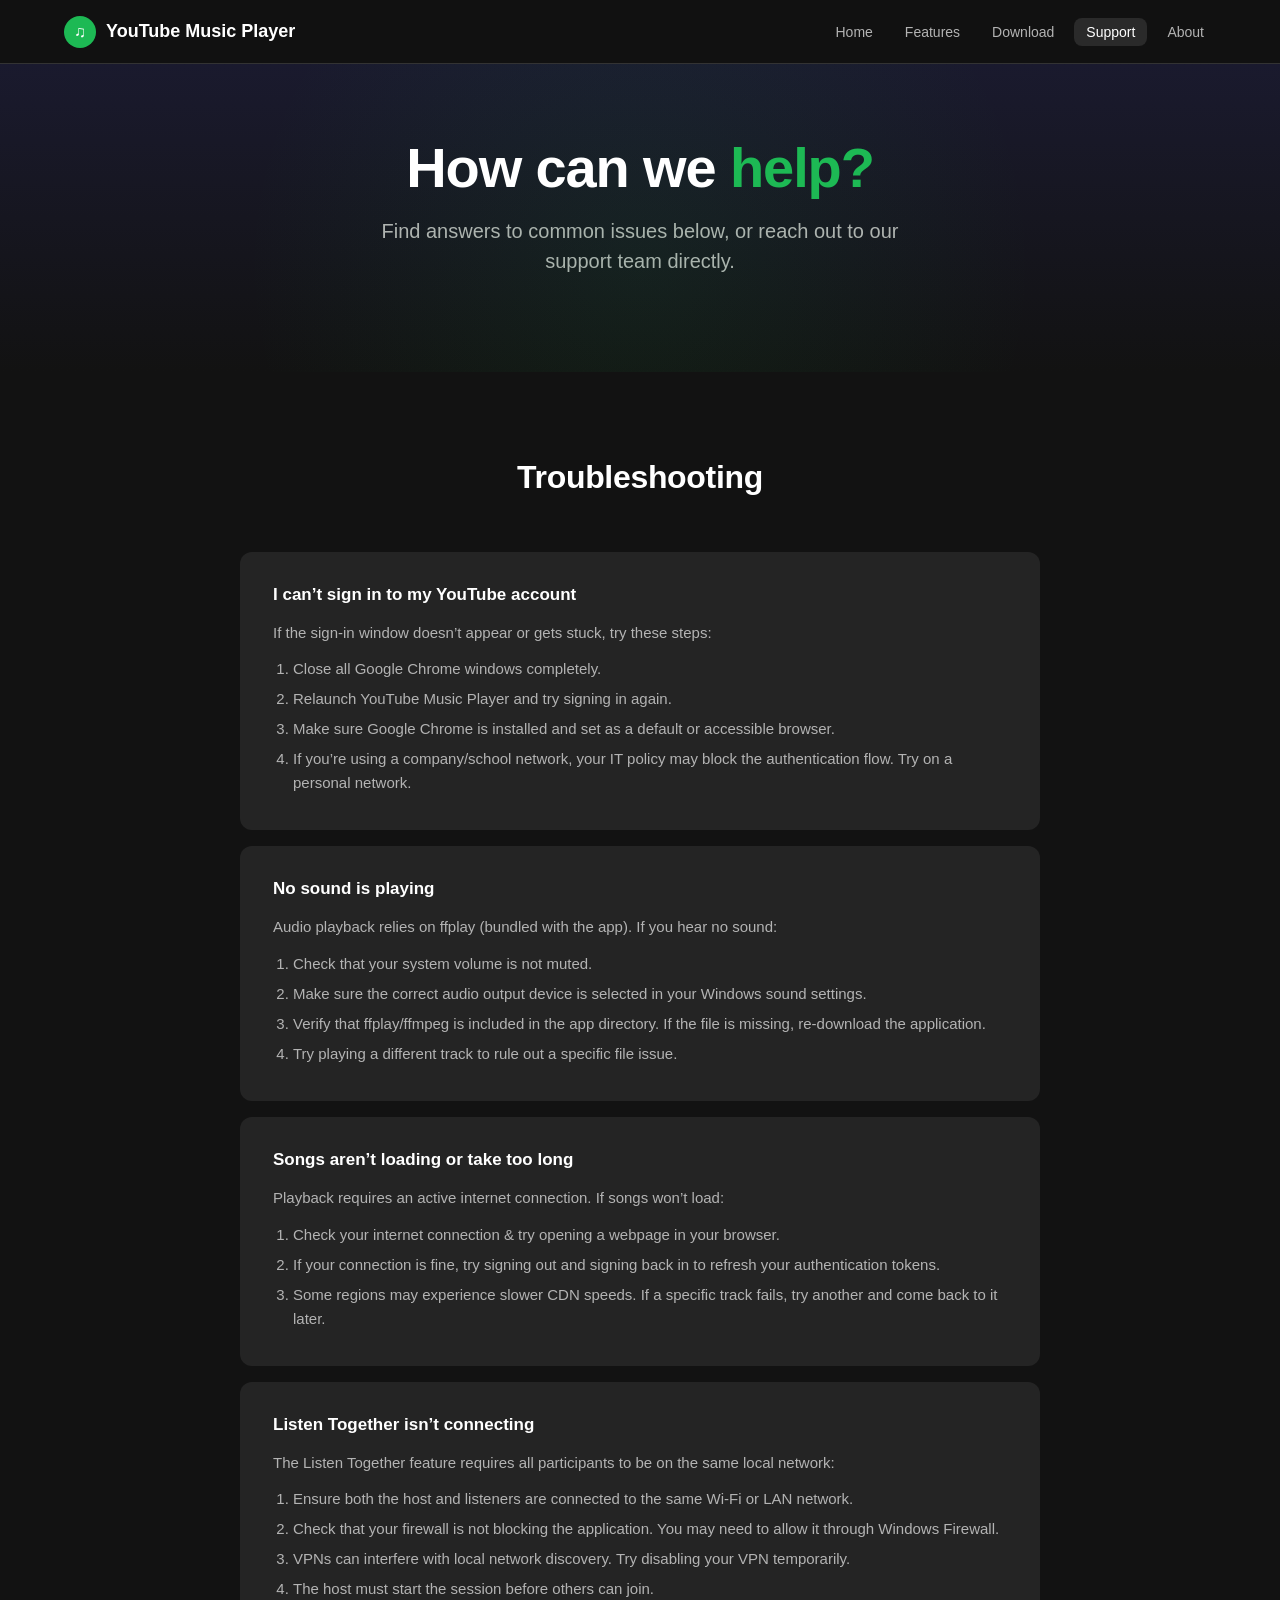
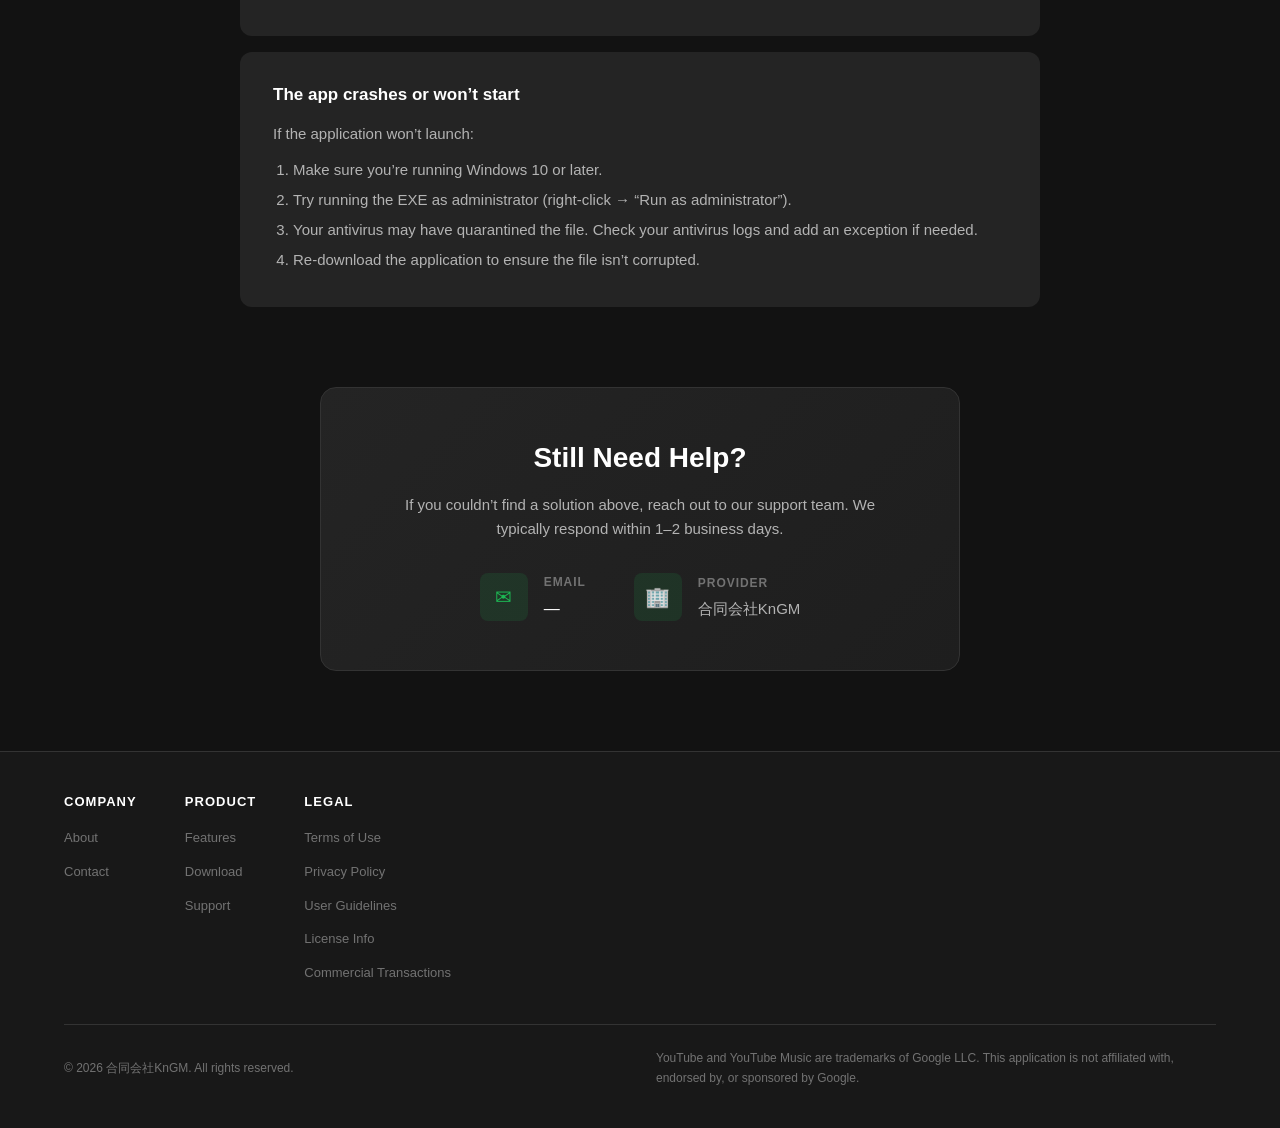
<file: support.html>
<!DOCTYPE html>
<html lang="en">
<head>
  <meta charset="UTF-8">
  <meta name="viewport" content="width=device-width, initial-scale=1.0">
  <title>Support - YouTube Music Player</title>
  <meta name="description" content="Get help with YouTube Music Player. Troubleshooting, FAQs, and contact information.">
  <link rel="stylesheet" href="css/style.css">
</head>
<body>

  <!-- Header -->
  <header class="site-header">
    <div class="header-inner">
      <a href="index.html" class="logo">
        <span class="logo-icon">&#9835;</span>
        YouTube Music Player
      </a>
      <button class="nav-toggle" aria-label="Toggle navigation" onclick="document.querySelector('.nav-links').classList.toggle('open')">&#9776;</button>
      <nav>
        <ul class="nav-links">
          <li><a href="index.html">Home</a></li>
          <li><a href="premium.html">Features</a></li>
          <li><a href="download.html">Download</a></li>
          <li><a href="support.html" class="active">Support</a></li>
          <li><a href="about.html">About</a></li>
        </ul>
      </nav>
    </div>
  </header>

  <main>
    <!-- Hero -->
    <section class="hero hero-compact">
      <div class="container">
        <h1>How can we <span class="accent">help?</span></h1>
        <p class="tagline">Find answers to common issues below, or reach out to our support team directly.</p>
      </div>
    </section>

    <!-- Troubleshooting FAQ -->
    <section class="faq-section">
      <div class="container">
        <h2 class="section-title">Troubleshooting</h2>
        <div class="faq-list">

          <div class="faq-item">
            <h3 class="faq-question">I can&rsquo;t sign in to my YouTube account</h3>
            <div class="faq-answer">
              <p>If the sign-in window doesn&rsquo;t appear or gets stuck, try these steps:</p>
              <ol>
                <li>Close all Google Chrome windows completely.</li>
                <li>Relaunch YouTube Music Player and try signing in again.</li>
                <li>Make sure Google Chrome is installed and set as a default or accessible browser.</li>
                <li>If you&rsquo;re using a company/school network, your IT policy may block the authentication flow. Try on a personal network.</li>
              </ol>
            </div>
          </div>

          <div class="faq-item">
            <h3 class="faq-question">No sound is playing</h3>
            <div class="faq-answer">
              <p>Audio playback relies on ffplay (bundled with the app). If you hear no sound:</p>
              <ol>
                <li>Check that your system volume is not muted.</li>
                <li>Make sure the correct audio output device is selected in your Windows sound settings.</li>
                <li>Verify that ffplay/ffmpeg is included in the app directory. If the file is missing, re-download the application.</li>
                <li>Try playing a different track to rule out a specific file issue.</li>
              </ol>
            </div>
          </div>

          <div class="faq-item">
            <h3 class="faq-question">Songs aren&rsquo;t loading or take too long</h3>
            <div class="faq-answer">
              <p>Playback requires an active internet connection. If songs won&rsquo;t load:</p>
              <ol>
                <li>Check your internet connection & try opening a webpage in your browser.</li>
                <li>If your connection is fine, try signing out and signing back in to refresh your authentication tokens.</li>
                <li>Some regions may experience slower CDN speeds. If a specific track fails, try another and come back to it later.</li>
              </ol>
            </div>
          </div>

          <div class="faq-item">
            <h3 class="faq-question">Listen Together isn&rsquo;t connecting</h3>
            <div class="faq-answer">
              <p>The Listen Together feature requires all participants to be on the same local network:</p>
              <ol>
                <li>Ensure both the host and listeners are connected to the same Wi-Fi or LAN network.</li>
                <li>Check that your firewall is not blocking the application. You may need to allow it through Windows Firewall.</li>
                <li>VPNs can interfere with local network discovery. Try disabling your VPN temporarily.</li>
                <li>The host must start the session before others can join.</li>
              </ol>
            </div>
          </div>

          <div class="faq-item">
            <h3 class="faq-question">The app crashes or won&rsquo;t start</h3>
            <div class="faq-answer">
              <p>If the application won&rsquo;t launch:</p>
              <ol>
                <li>Make sure you&rsquo;re running Windows 10 or later.</li>
                <li>Try running the EXE as administrator (right-click &rarr; &ldquo;Run as administrator&rdquo;).</li>
                <li>Your antivirus may have quarantined the file. Check your antivirus logs and add an exception if needed.</li>
                <li>Re-download the application to ensure the file isn&rsquo;t corrupted.</li>
              </ol>
            </div>
          </div>

        </div>
      </div>
    </section>

    <!-- Contact -->
    <section class="contact-section">
      <div class="container">
        <div class="contact-card">
          <h2>Still Need Help?</h2>
          <p>If you couldn&rsquo;t find a solution above, reach out to our support team. We typically respond within 1&ndash;2 business days.</p>
          <div class="contact-info">
            <div class="contact-item">
              <div class="contact-icon">&#9993;</div>
              <div>
                <h4>Email</h4>
                —
              </div>
            </div>
            <div class="contact-item">
              <div class="contact-icon">&#127970;</div>
              <div>
                <h4>Provider</h4>
                <p>合同会社KnGM</p>
              </div>
            </div>
          </div>
        </div>
      </div>
    </section>
  </main>

  <!-- Footer (Spotify-style) -->
  <footer class="site-footer">
    <div class="container">
      <div class="footer-grid">
        <div class="footer-col">
          <h4>Company</h4>
          <ul>
            <li><a href="about.html">About</a></li>
            <li><a href="support.html">Contact</a></li>
          </ul>
        </div>
        <div class="footer-col">
          <h4>Product</h4>
          <ul>
            <li><a href="premium.html">Features</a></li>
            <li><a href="download.html">Download</a></li>
            <li><a href="support.html">Support</a></li>
          </ul>
        </div>
        <div class="footer-col">
          <h4>Legal</h4>
          <ul>
            <li><a href="legal/terms.html">Terms of Use</a></li>
            <li><a href="legal/privacy.html">Privacy Policy</a></li>
            <li><a href="legal/guidelines.html">User Guidelines</a></li>
            <li><a href="legal/license.html">License Info</a></li>
            <li><a href="legal/transactions.html">Commercial Transactions</a></li>
          </ul>
        </div>
      </div>
      <div class="footer-bottom">
        <p>&copy; 2026 合同会社KnGM. All rights reserved.</p>
        <p class="footer-disclaimer">YouTube and YouTube Music are trademarks of Google LLC. This application is not affiliated with, endorsed by, or sponsored by Google.</p>
      </div>
    </div>
  </footer>

</body>
</html>
</file>
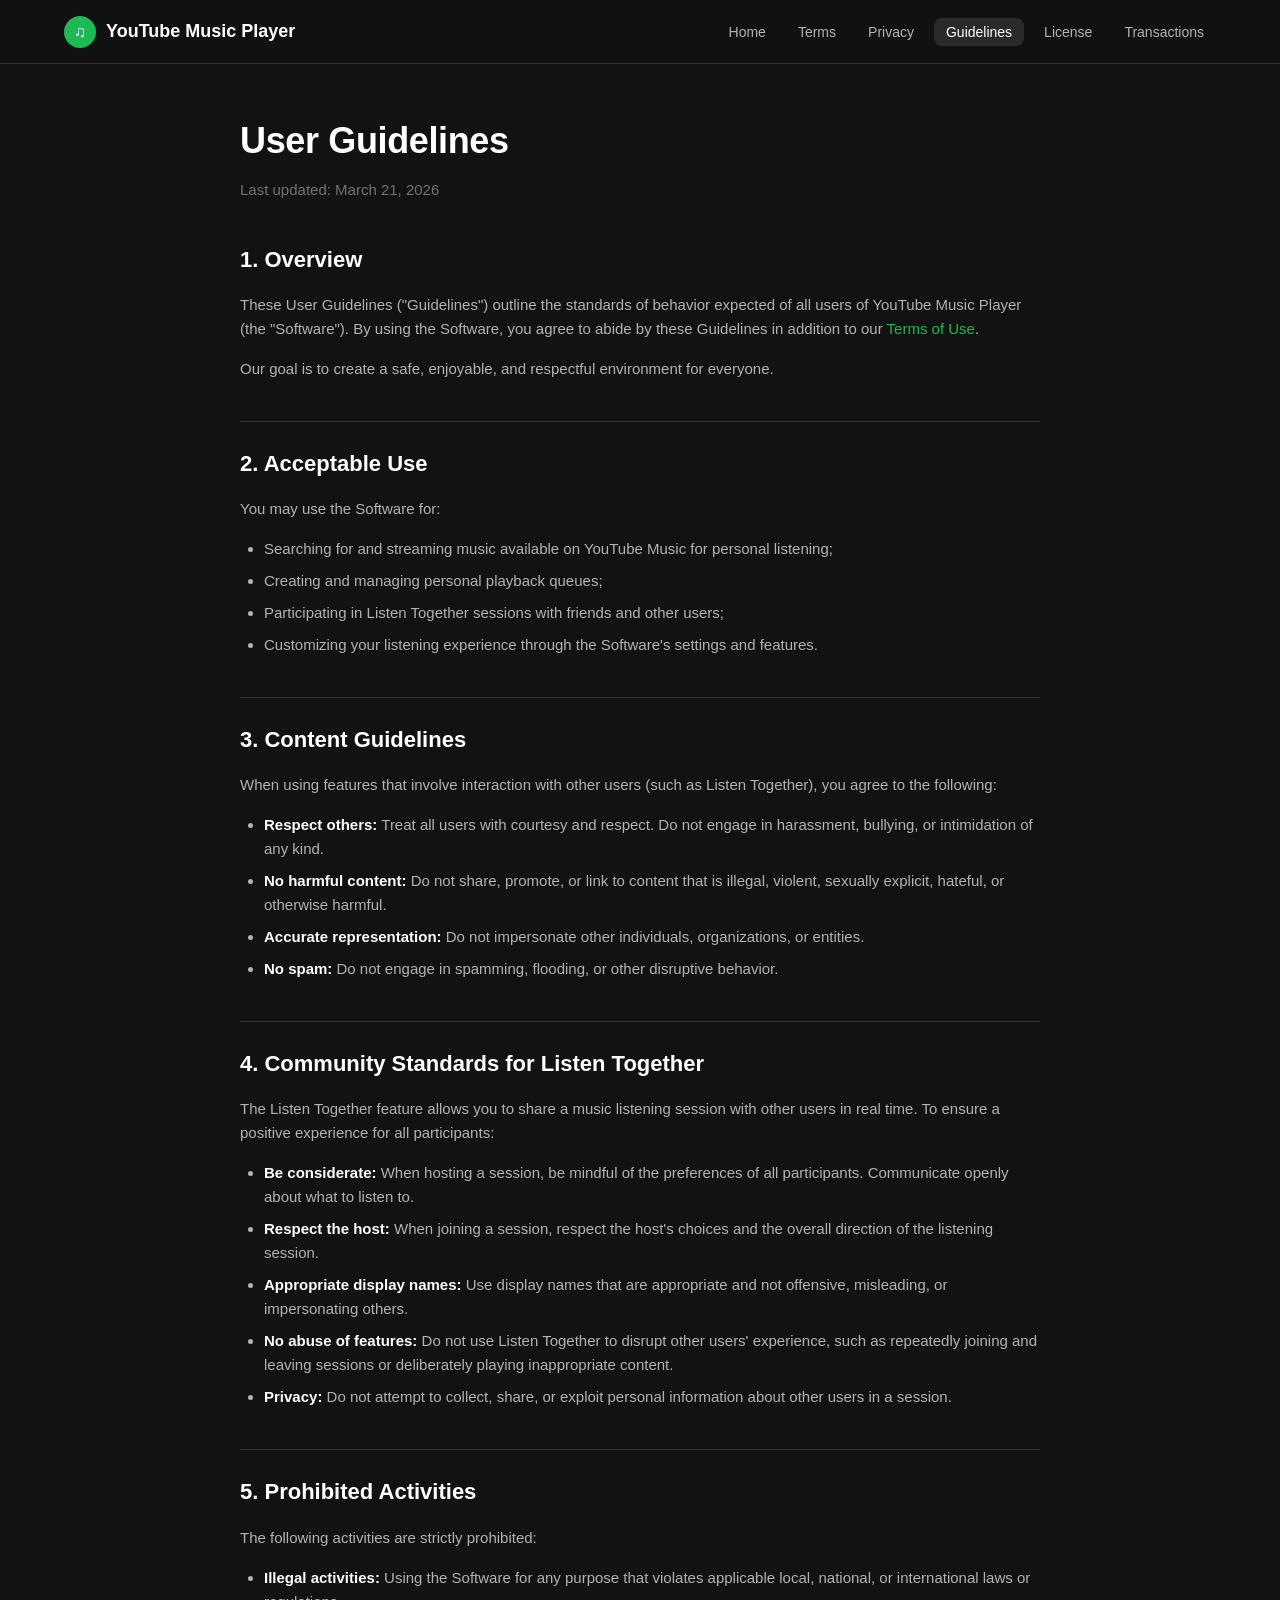
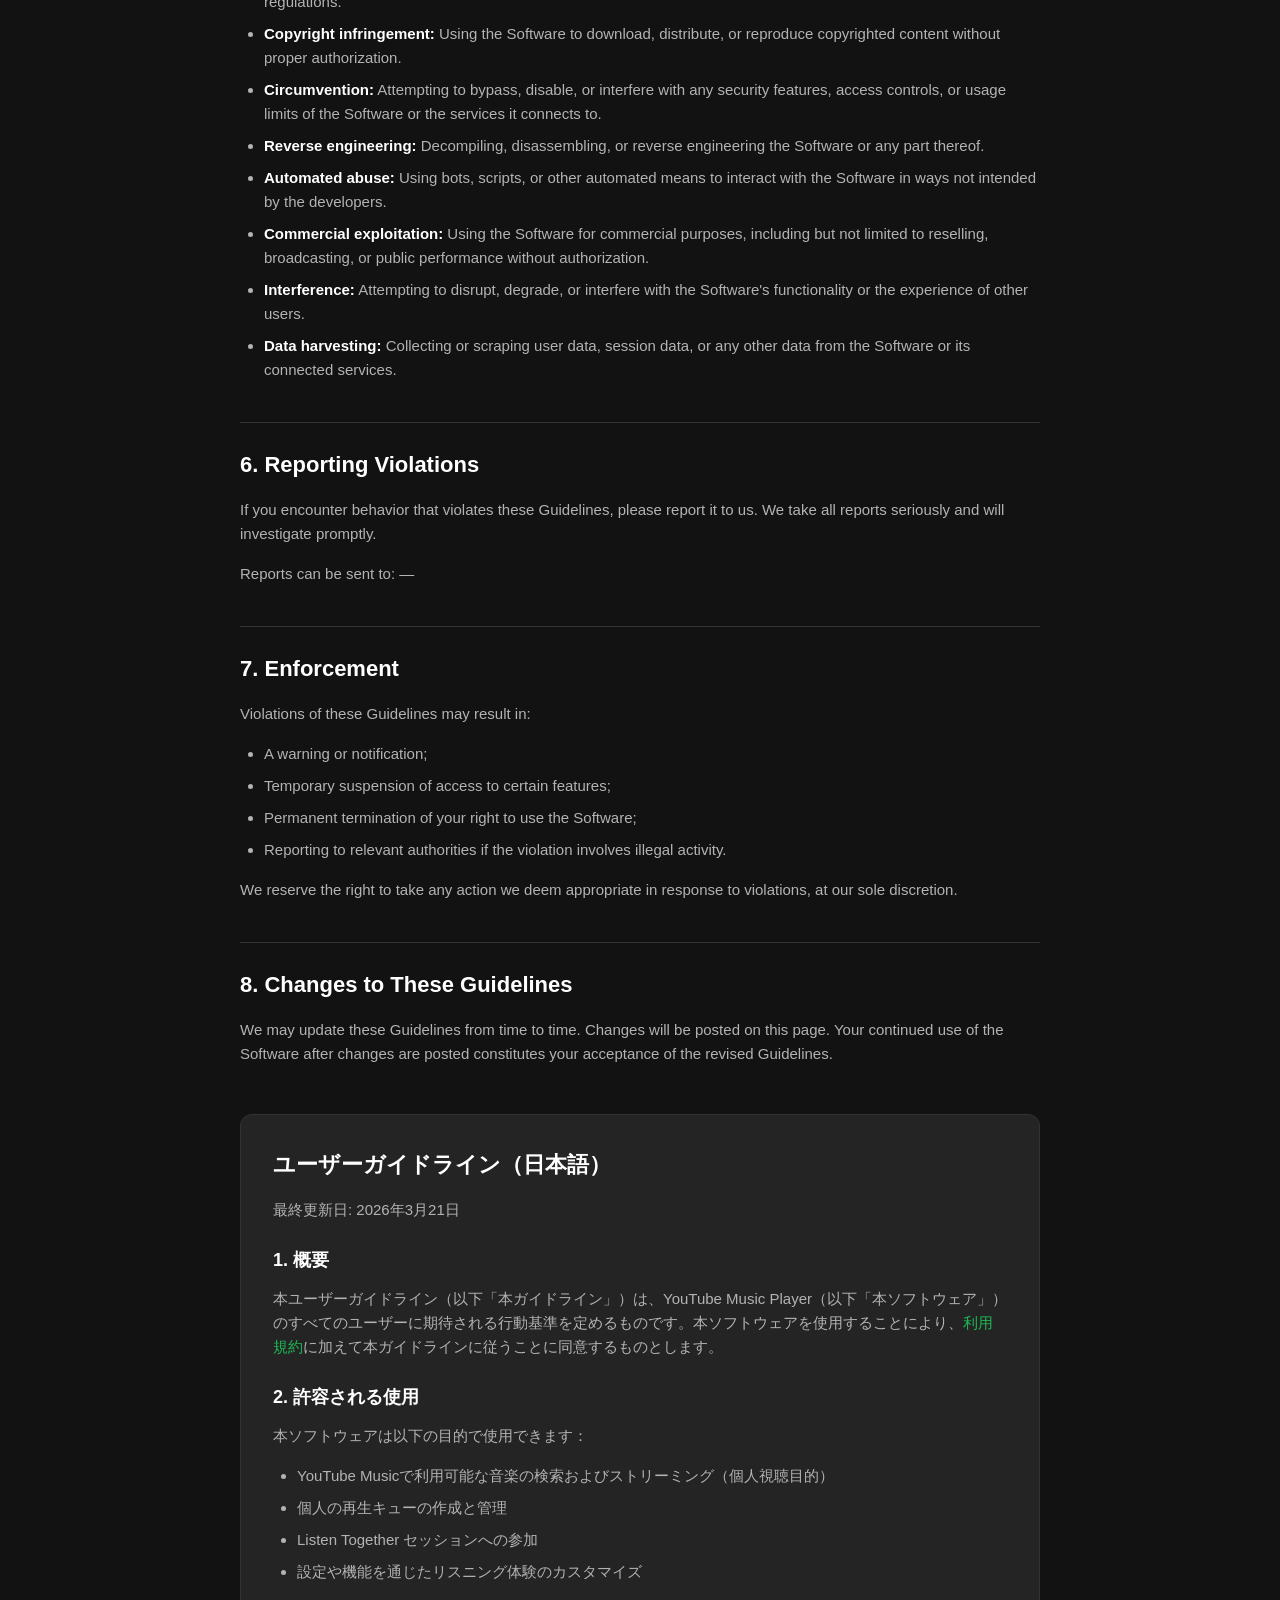
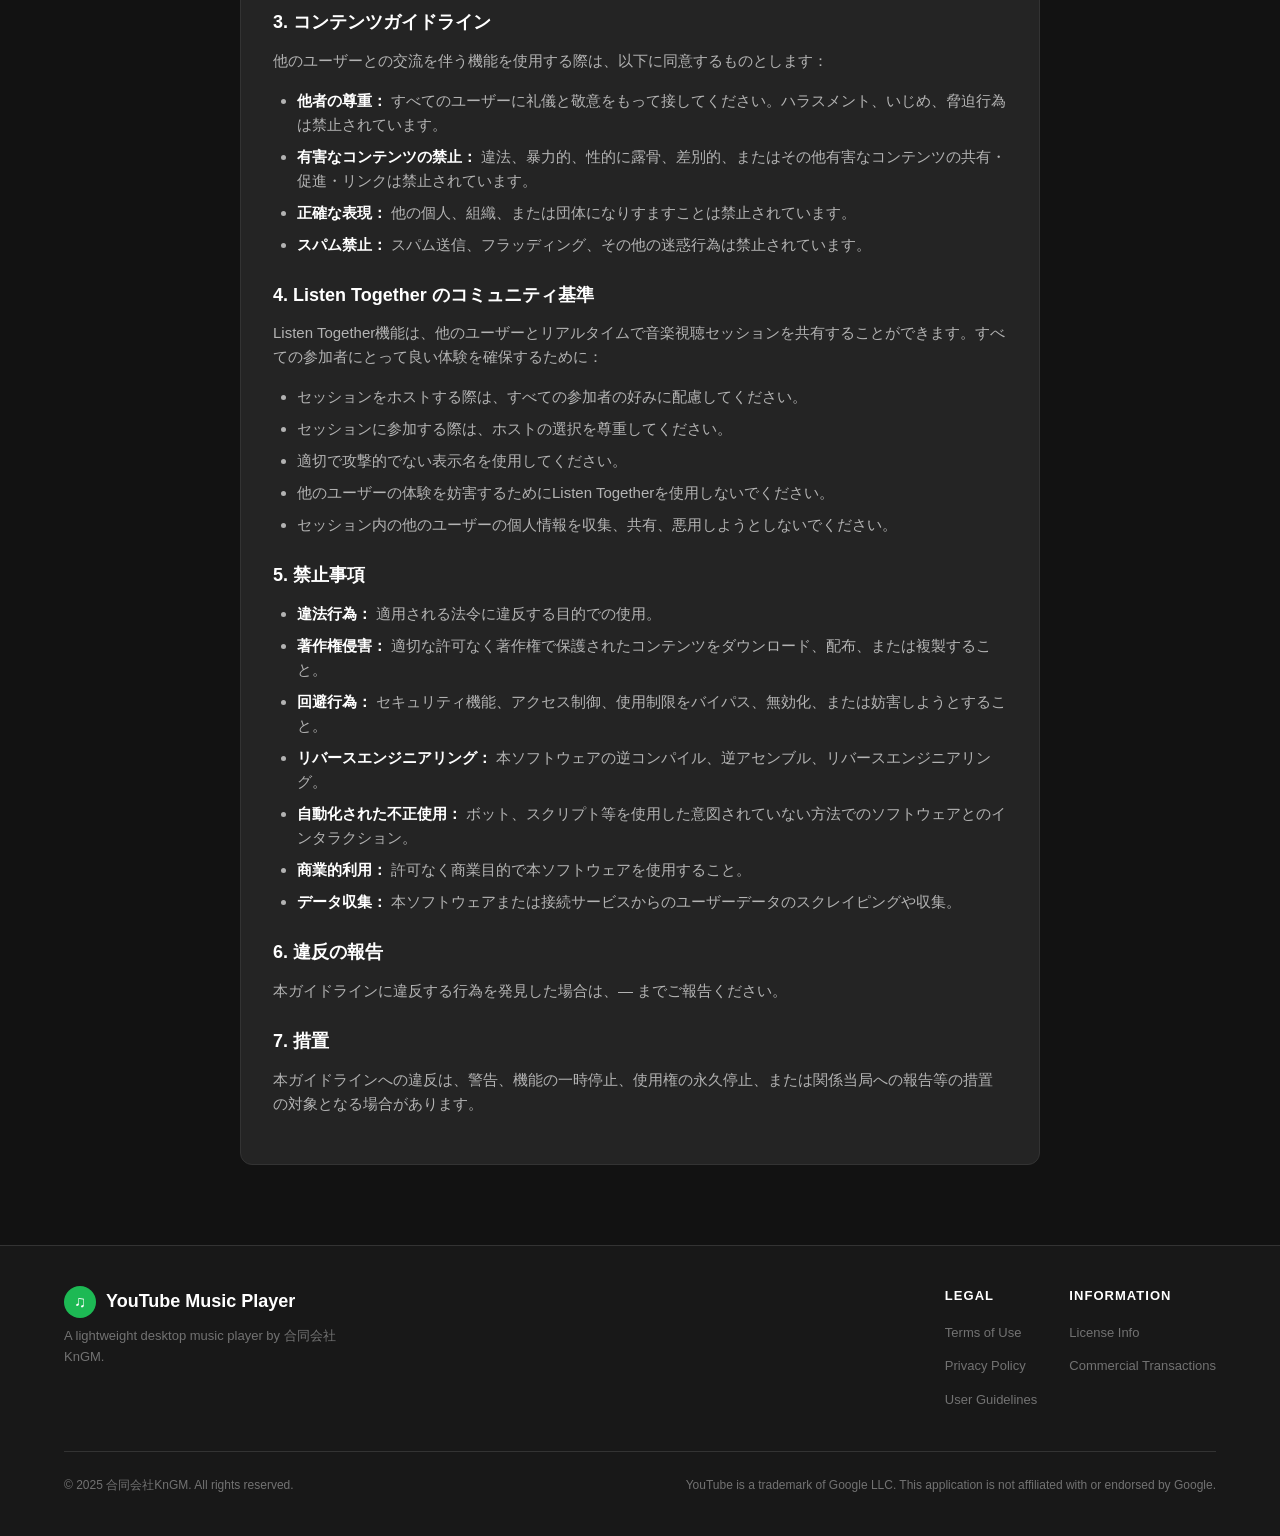
<file: legal/guidelines.html>
<!DOCTYPE html>
<html lang="en">
<head>
  <meta charset="UTF-8">
  <meta name="viewport" content="width=device-width, initial-scale=1.0">
  <title>User Guidelines - YouTube Music Player</title>
  <meta name="description" content="User Guidelines for YouTube Music Player by 合同会社KnGM.">
  <link rel="stylesheet" href="../css/style.css">
</head>
<body>

  <!-- Header -->
  <header class="site-header">
    <div class="header-inner">
      <a href="../index.html" class="logo">
        <span class="logo-icon">&#9835;</span>
        YouTube Music Player
      </a>
      <button class="nav-toggle" aria-label="Toggle navigation" onclick="document.querySelector('.nav-links').classList.toggle('open')">&#9776;</button>
      <nav>
        <ul class="nav-links">
          <li><a href="../index.html">Home</a></li>
          <li><a href="terms.html">Terms</a></li>
          <li><a href="privacy.html">Privacy</a></li>
          <li><a href="guidelines.html" class="active">Guidelines</a></li>
          <li><a href="license.html">License</a></li>
          <li><a href="transactions.html">Transactions</a></li>
        </ul>
      </nav>
    </div>
  </header>

  <main>
    <section class="legal-page">
      <div class="container">
        <div class="legal-content">

          <h1>User Guidelines</h1>
          <p class="subtitle">Last updated: March 21, 2026</p>

          <h2>1. Overview</h2>
          <p>These User Guidelines ("Guidelines") outline the standards of behavior expected of all users of YouTube Music Player (the "Software"). By using the Software, you agree to abide by these Guidelines in addition to our <a href="terms.html">Terms of Use</a>.</p>
          <p>Our goal is to create a safe, enjoyable, and respectful environment for everyone.</p>

          <h2>2. Acceptable Use</h2>
          <p>You may use the Software for:</p>
          <ul>
            <li>Searching for and streaming music available on YouTube Music for personal listening;</li>
            <li>Creating and managing personal playback queues;</li>
            <li>Participating in Listen Together sessions with friends and other users;</li>
            <li>Customizing your listening experience through the Software's settings and features.</li>
          </ul>

          <h2>3. Content Guidelines</h2>
          <p>When using features that involve interaction with other users (such as Listen Together), you agree to the following:</p>
          <ul>
            <li><strong>Respect others:</strong> Treat all users with courtesy and respect. Do not engage in harassment, bullying, or intimidation of any kind.</li>
            <li><strong>No harmful content:</strong> Do not share, promote, or link to content that is illegal, violent, sexually explicit, hateful, or otherwise harmful.</li>
            <li><strong>Accurate representation:</strong> Do not impersonate other individuals, organizations, or entities.</li>
            <li><strong>No spam:</strong> Do not engage in spamming, flooding, or other disruptive behavior.</li>
          </ul>

          <h2>4. Community Standards for Listen Together</h2>
          <p>The Listen Together feature allows you to share a music listening session with other users in real time. To ensure a positive experience for all participants:</p>
          <ul>
            <li><strong>Be considerate:</strong> When hosting a session, be mindful of the preferences of all participants. Communicate openly about what to listen to.</li>
            <li><strong>Respect the host:</strong> When joining a session, respect the host's choices and the overall direction of the listening session.</li>
            <li><strong>Appropriate display names:</strong> Use display names that are appropriate and not offensive, misleading, or impersonating others.</li>
            <li><strong>No abuse of features:</strong> Do not use Listen Together to disrupt other users' experience, such as repeatedly joining and leaving sessions or deliberately playing inappropriate content.</li>
            <li><strong>Privacy:</strong> Do not attempt to collect, share, or exploit personal information about other users in a session.</li>
          </ul>

          <h2>5. Prohibited Activities</h2>
          <p>The following activities are strictly prohibited:</p>
          <ul>
            <li><strong>Illegal activities:</strong> Using the Software for any purpose that violates applicable local, national, or international laws or regulations.</li>
            <li><strong>Copyright infringement:</strong> Using the Software to download, distribute, or reproduce copyrighted content without proper authorization.</li>
            <li><strong>Circumvention:</strong> Attempting to bypass, disable, or interfere with any security features, access controls, or usage limits of the Software or the services it connects to.</li>
            <li><strong>Reverse engineering:</strong> Decompiling, disassembling, or reverse engineering the Software or any part thereof.</li>
            <li><strong>Automated abuse:</strong> Using bots, scripts, or other automated means to interact with the Software in ways not intended by the developers.</li>
            <li><strong>Commercial exploitation:</strong> Using the Software for commercial purposes, including but not limited to reselling, broadcasting, or public performance without authorization.</li>
            <li><strong>Interference:</strong> Attempting to disrupt, degrade, or interfere with the Software's functionality or the experience of other users.</li>
            <li><strong>Data harvesting:</strong> Collecting or scraping user data, session data, or any other data from the Software or its connected services.</li>
          </ul>

          <h2>6. Reporting Violations</h2>
          <p>If you encounter behavior that violates these Guidelines, please report it to us. We take all reports seriously and will investigate promptly.</p>
          <p>Reports can be sent to: —</p>

          <h2>7. Enforcement</h2>
          <p>Violations of these Guidelines may result in:</p>
          <ul>
            <li>A warning or notification;</li>
            <li>Temporary suspension of access to certain features;</li>
            <li>Permanent termination of your right to use the Software;</li>
            <li>Reporting to relevant authorities if the violation involves illegal activity.</li>
          </ul>
          <p>We reserve the right to take any action we deem appropriate in response to violations, at our sole discretion.</p>

          <h2>8. Changes to These Guidelines</h2>
          <p>We may update these Guidelines from time to time. Changes will be posted on this page. Your continued use of the Software after changes are posted constitutes your acceptance of the revised Guidelines.</p>

          <!-- Japanese Version -->
          <div class="jp-text">
            <h2>ユーザーガイドライン（日本語）</h2>
            <p>最終更新日: 2026年3月21日</p>

            <h3>1. 概要</h3>
            <p>本ユーザーガイドライン（以下「本ガイドライン」）は、YouTube Music Player（以下「本ソフトウェア」）のすべてのユーザーに期待される行動基準を定めるものです。本ソフトウェアを使用することにより、<a href="terms.html">利用規約</a>に加えて本ガイドラインに従うことに同意するものとします。</p>

            <h3>2. 許容される使用</h3>
            <p>本ソフトウェアは以下の目的で使用できます：</p>
            <ul>
              <li>YouTube Musicで利用可能な音楽の検索およびストリーミング（個人視聴目的）</li>
              <li>個人の再生キューの作成と管理</li>
              <li>Listen Together セッションへの参加</li>
              <li>設定や機能を通じたリスニング体験のカスタマイズ</li>
            </ul>

            <h3>3. コンテンツガイドライン</h3>
            <p>他のユーザーとの交流を伴う機能を使用する際は、以下に同意するものとします：</p>
            <ul>
              <li><strong>他者の尊重：</strong> すべてのユーザーに礼儀と敬意をもって接してください。ハラスメント、いじめ、脅迫行為は禁止されています。</li>
              <li><strong>有害なコンテンツの禁止：</strong> 違法、暴力的、性的に露骨、差別的、またはその他有害なコンテンツの共有・促進・リンクは禁止されています。</li>
              <li><strong>正確な表現：</strong> 他の個人、組織、または団体になりすますことは禁止されています。</li>
              <li><strong>スパム禁止：</strong> スパム送信、フラッディング、その他の迷惑行為は禁止されています。</li>
            </ul>

            <h3>4. Listen Together のコミュニティ基準</h3>
            <p>Listen Together機能は、他のユーザーとリアルタイムで音楽視聴セッションを共有することができます。すべての参加者にとって良い体験を確保するために：</p>
            <ul>
              <li>セッションをホストする際は、すべての参加者の好みに配慮してください。</li>
              <li>セッションに参加する際は、ホストの選択を尊重してください。</li>
              <li>適切で攻撃的でない表示名を使用してください。</li>
              <li>他のユーザーの体験を妨害するためにListen Togetherを使用しないでください。</li>
              <li>セッション内の他のユーザーの個人情報を収集、共有、悪用しようとしないでください。</li>
            </ul>

            <h3>5. 禁止事項</h3>
            <ul>
              <li><strong>違法行為：</strong> 適用される法令に違反する目的での使用。</li>
              <li><strong>著作権侵害：</strong> 適切な許可なく著作権で保護されたコンテンツをダウンロード、配布、または複製すること。</li>
              <li><strong>回避行為：</strong> セキュリティ機能、アクセス制御、使用制限をバイパス、無効化、または妨害しようとすること。</li>
              <li><strong>リバースエンジニアリング：</strong> 本ソフトウェアの逆コンパイル、逆アセンブル、リバースエンジニアリング。</li>
              <li><strong>自動化された不正使用：</strong> ボット、スクリプト等を使用した意図されていない方法でのソフトウェアとのインタラクション。</li>
              <li><strong>商業的利用：</strong> 許可なく商業目的で本ソフトウェアを使用すること。</li>
              <li><strong>データ収集：</strong> 本ソフトウェアまたは接続サービスからのユーザーデータのスクレイピングや収集。</li>
            </ul>

            <h3>6. 違反の報告</h3>
            <p>本ガイドラインに違反する行為を発見した場合は、— までご報告ください。</p>

            <h3>7. 措置</h3>
            <p>本ガイドラインへの違反は、警告、機能の一時停止、使用権の永久停止、または関係当局への報告等の措置の対象となる場合があります。</p>
          </div>

        </div>
      </div>
    </section>
  </main>

  <!-- Footer -->
  <footer class="site-footer">
    <div class="footer-inner">
      <div class="footer-top">
        <div class="footer-brand">
          <a href="../index.html" class="logo">
            <span class="logo-icon">&#9835;</span>
            YouTube Music Player
          </a>
          <p>A lightweight desktop music player by 合同会社KnGM.</p>
        </div>
        <div class="footer-links">
          <div class="footer-links-col">
            <h4>Legal</h4>
            <ul>
              <li><a href="terms.html">Terms of Use</a></li>
              <li><a href="privacy.html">Privacy Policy</a></li>
              <li><a href="guidelines.html">User Guidelines</a></li>
            </ul>
          </div>
          <div class="footer-links-col">
            <h4>Information</h4>
            <ul>
              <li><a href="license.html">License Info</a></li>
              <li><a href="transactions.html">Commercial Transactions</a></li>
            </ul>
          </div>
        </div>
      </div>
      <div class="footer-bottom">
        <p>&copy; 2025 合同会社KnGM. All rights reserved.</p>
        <p>YouTube is a trademark of Google LLC. This application is not affiliated with or endorsed by Google.</p>
      </div>
    </div>
  </footer>

</body>
</html>
</file>
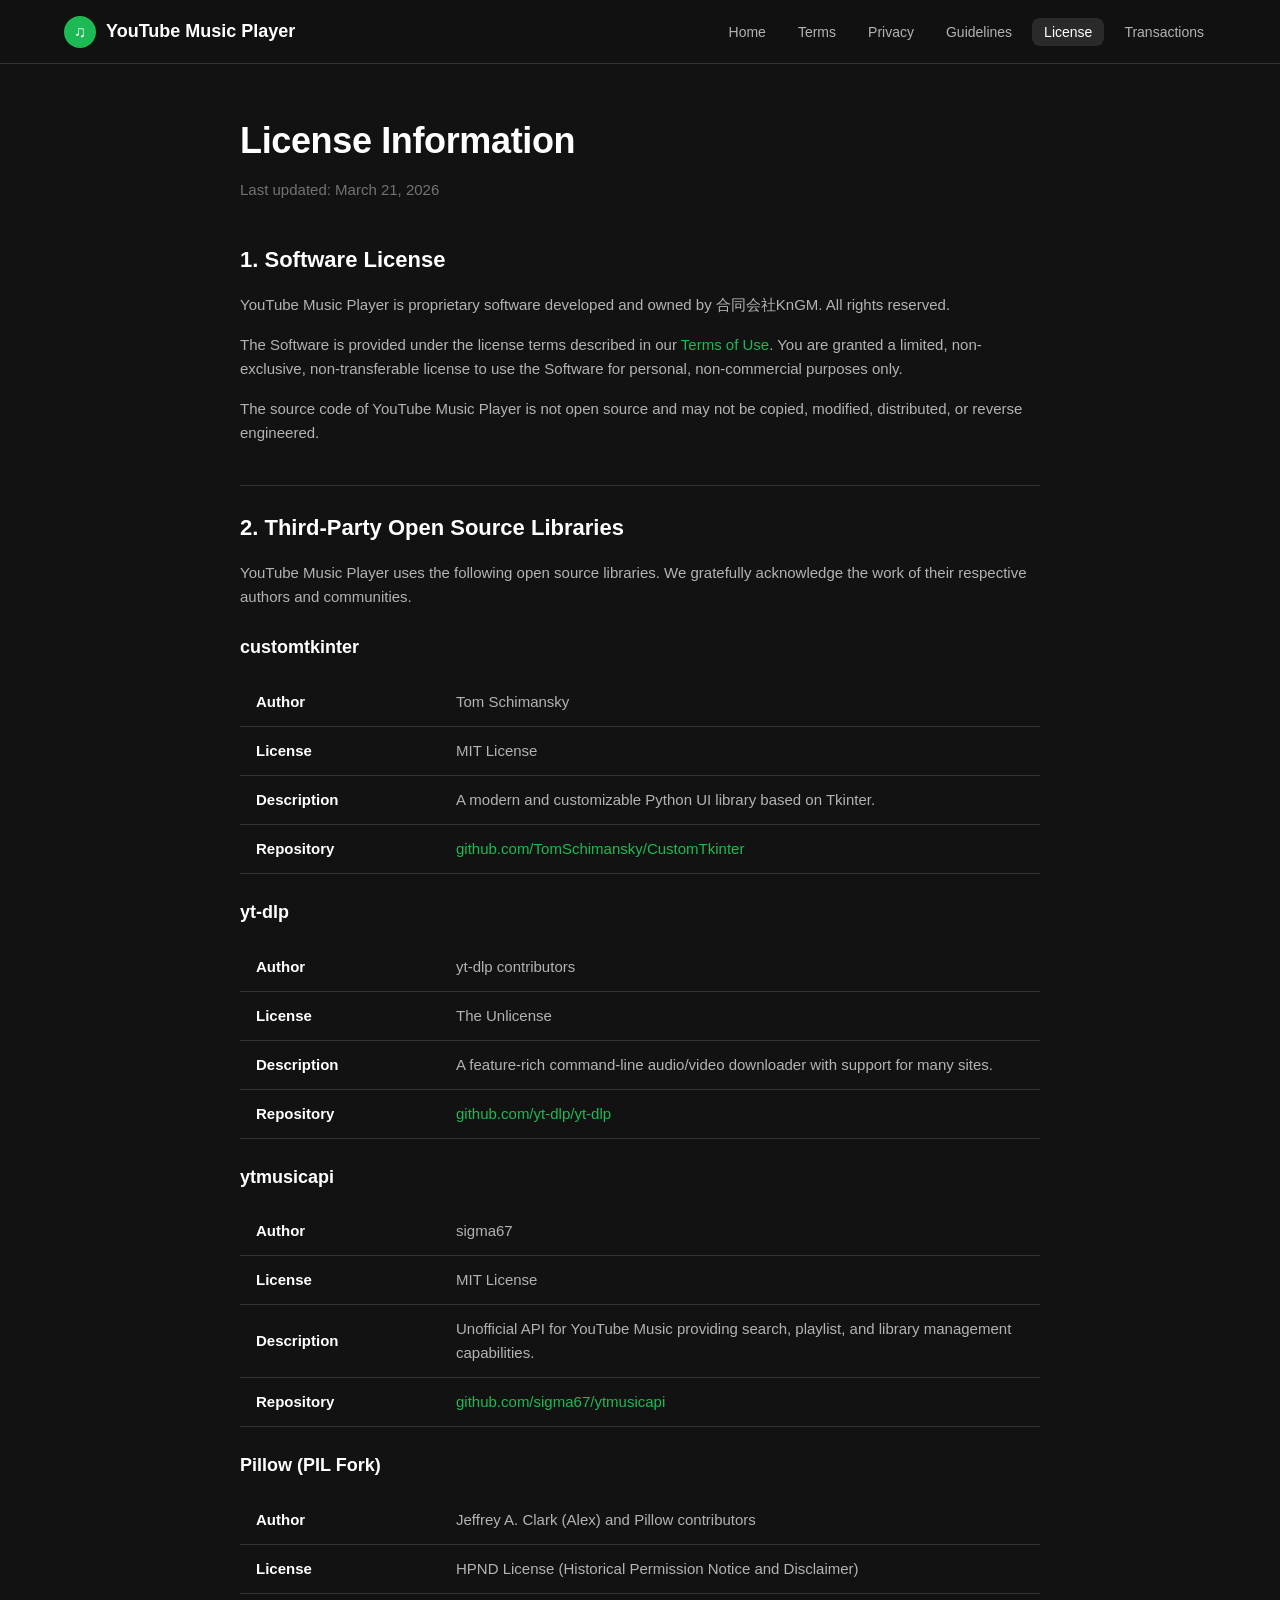
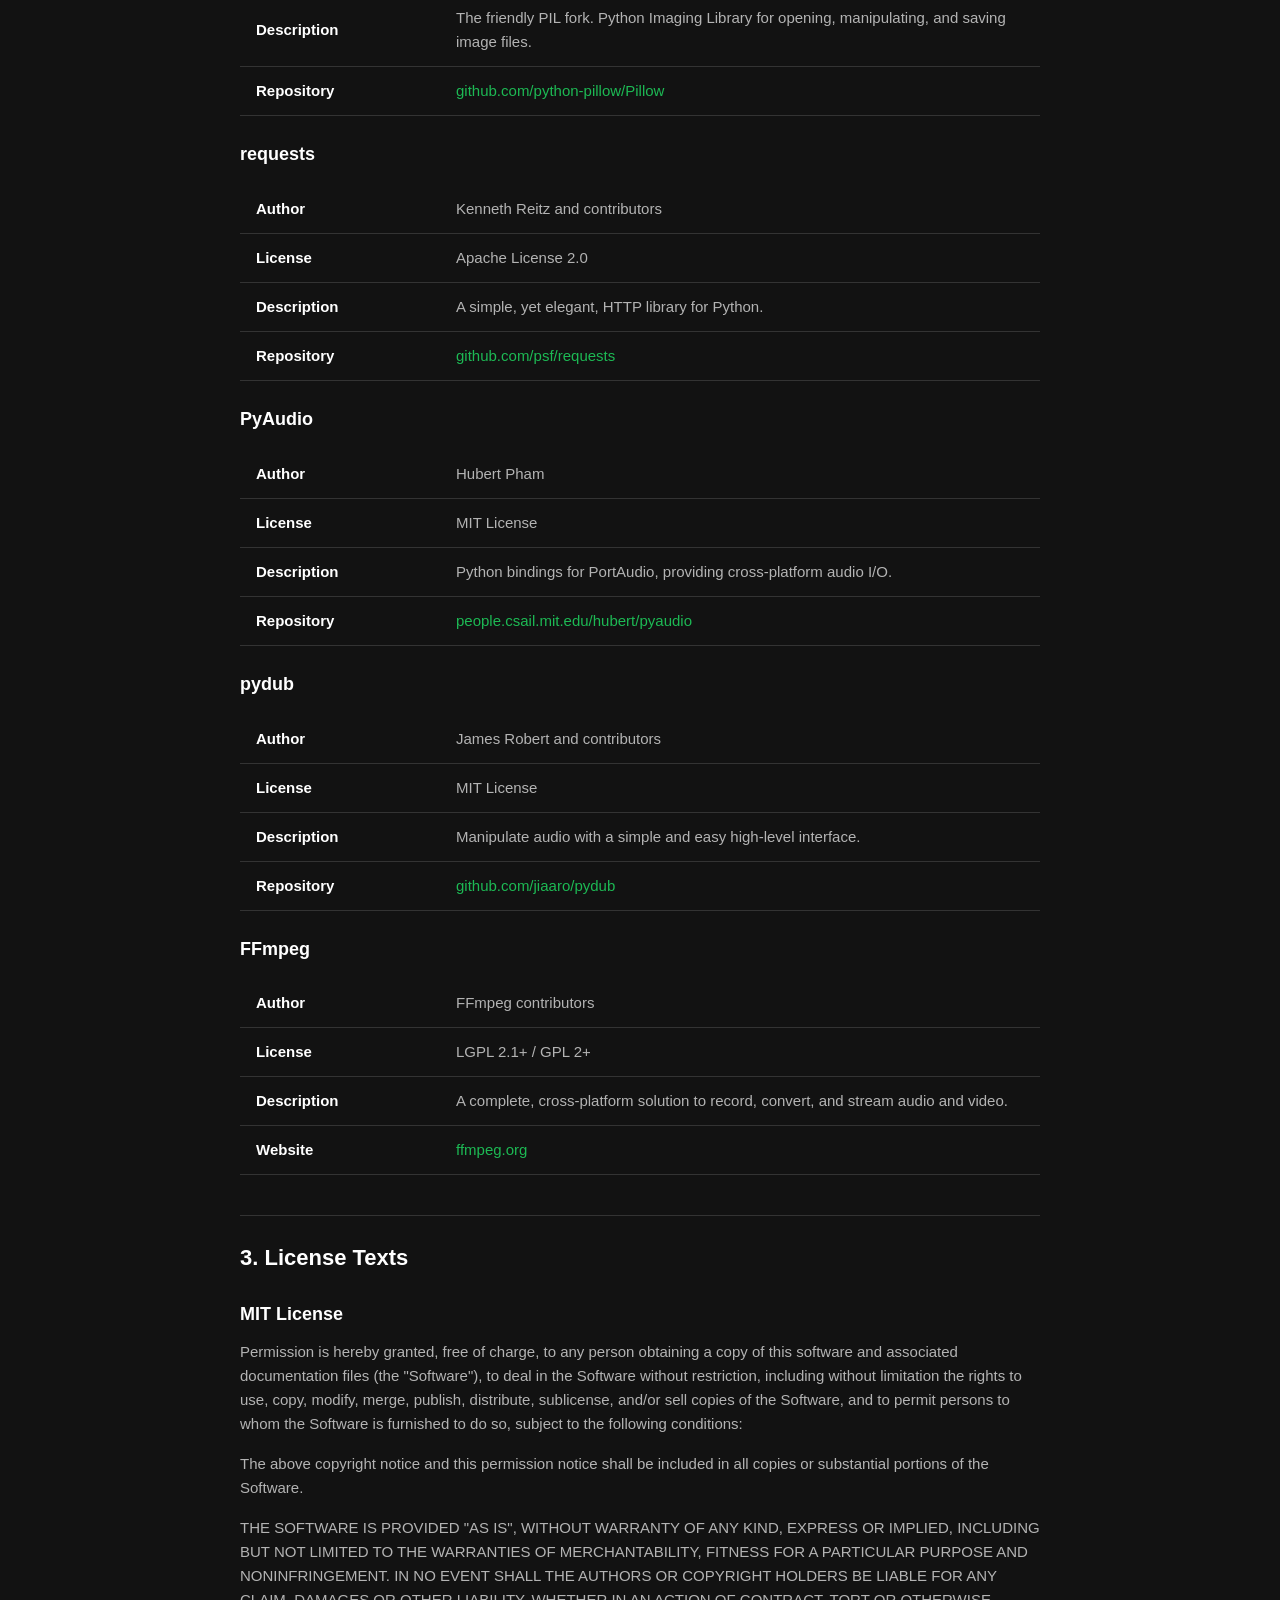
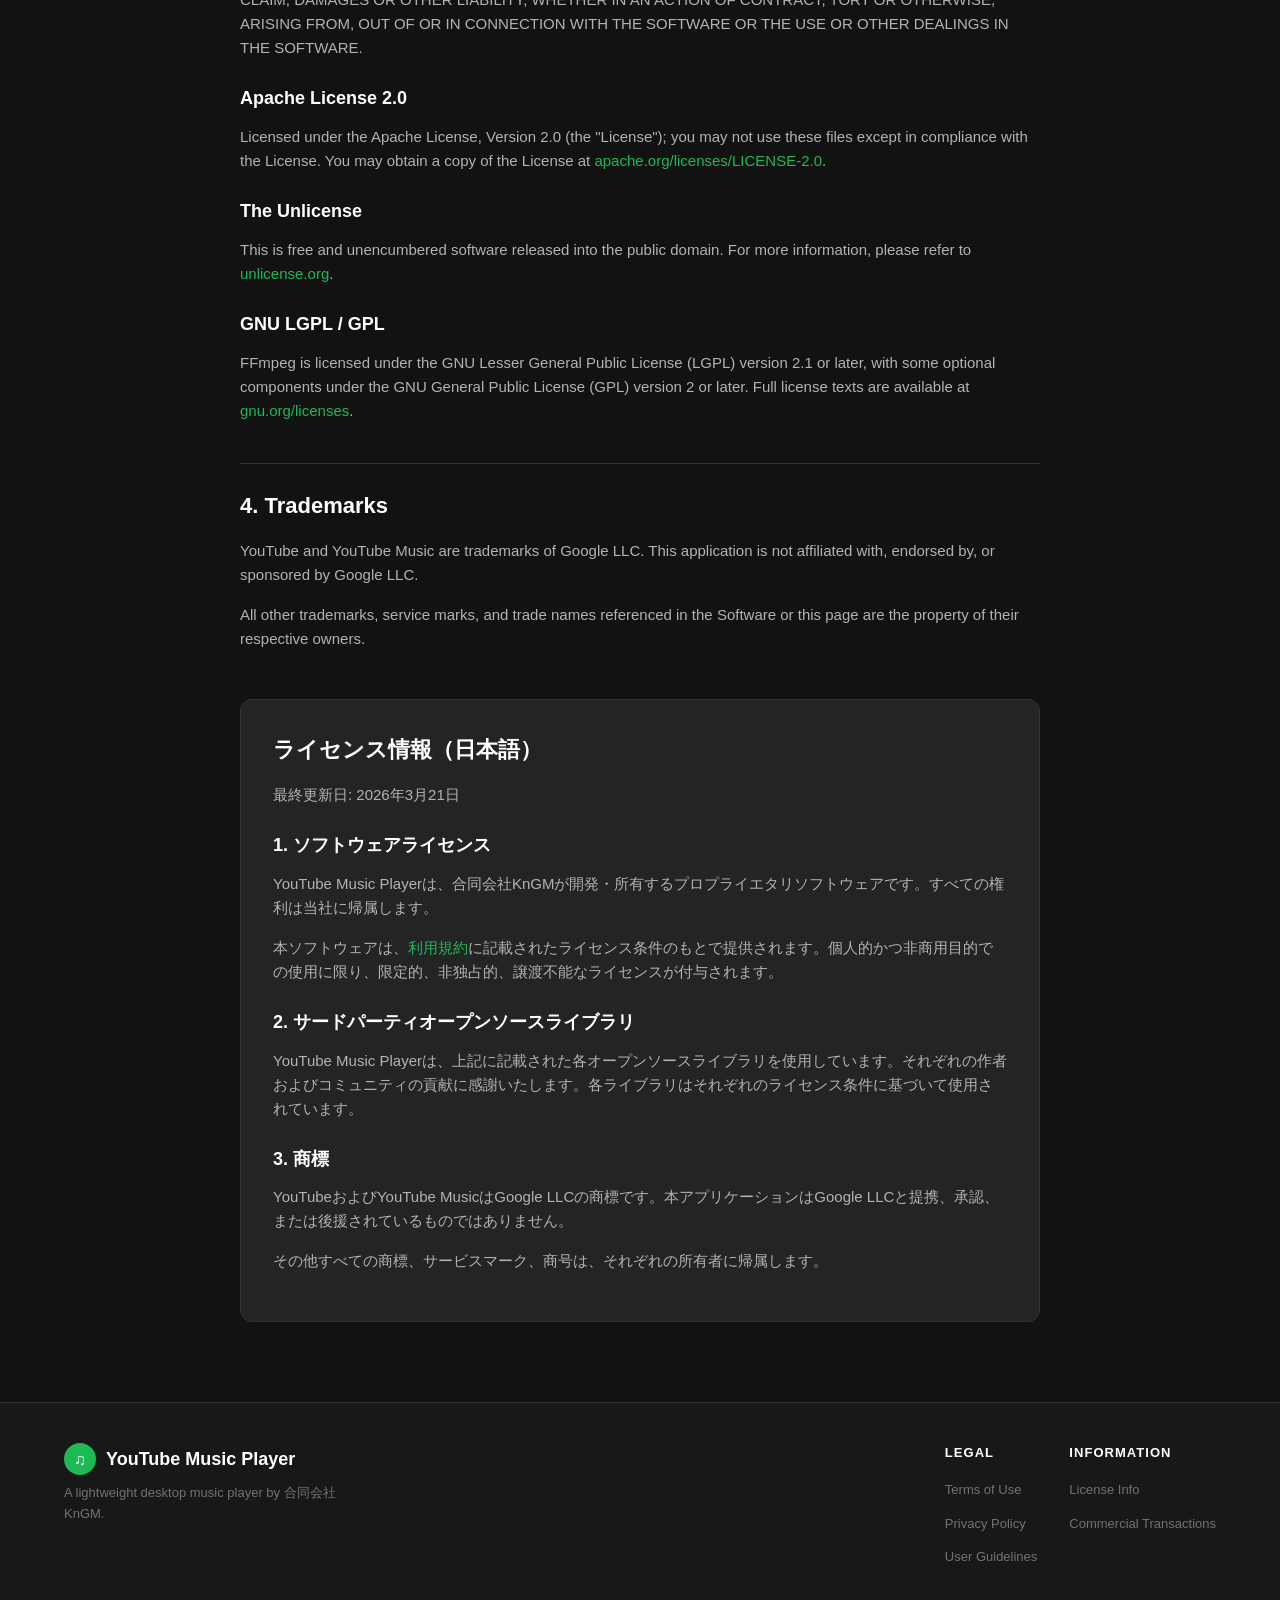
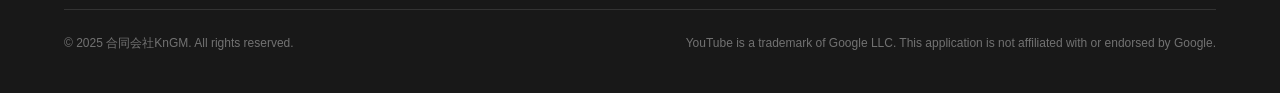
<file: legal/license.html>
<!DOCTYPE html>
<html lang="en">
<head>
  <meta charset="UTF-8">
  <meta name="viewport" content="width=device-width, initial-scale=1.0">
  <title>License Information - YouTube Music Player</title>
  <meta name="description" content="License and open source attribution information for YouTube Music Player by 合同会社KnGM.">
  <link rel="stylesheet" href="../css/style.css">
</head>
<body>

  <!-- Header -->
  <header class="site-header">
    <div class="header-inner">
      <a href="../index.html" class="logo">
        <span class="logo-icon">&#9835;</span>
        YouTube Music Player
      </a>
      <button class="nav-toggle" aria-label="Toggle navigation" onclick="document.querySelector('.nav-links').classList.toggle('open')">&#9776;</button>
      <nav>
        <ul class="nav-links">
          <li><a href="../index.html">Home</a></li>
          <li><a href="terms.html">Terms</a></li>
          <li><a href="privacy.html">Privacy</a></li>
          <li><a href="guidelines.html">Guidelines</a></li>
          <li><a href="license.html" class="active">License</a></li>
          <li><a href="transactions.html">Transactions</a></li>
        </ul>
      </nav>
    </div>
  </header>

  <main>
    <section class="legal-page">
      <div class="container">
        <div class="legal-content">

          <h1>License Information</h1>
          <p class="subtitle">Last updated: March 21, 2026</p>

          <h2>1. Software License</h2>
          <p>YouTube Music Player is proprietary software developed and owned by 合同会社KnGM. All rights reserved.</p>
          <p>The Software is provided under the license terms described in our <a href="terms.html">Terms of Use</a>. You are granted a limited, non-exclusive, non-transferable license to use the Software for personal, non-commercial purposes only.</p>
          <p>The source code of YouTube Music Player is not open source and may not be copied, modified, distributed, or reverse engineered.</p>

          <h2>2. Third-Party Open Source Libraries</h2>
          <p>YouTube Music Player uses the following open source libraries. We gratefully acknowledge the work of their respective authors and communities.</p>

          <h3>customtkinter</h3>
          <table class="info-table">
            <tr><th>Author</th><td>Tom Schimansky</td></tr>
            <tr><th>License</th><td>MIT License</td></tr>
            <tr><th>Description</th><td>A modern and customizable Python UI library based on Tkinter.</td></tr>
            <tr><th>Repository</th><td><a href="https://github.com/TomSchimansky/CustomTkinter" target="_blank" rel="noopener">github.com/TomSchimansky/CustomTkinter</a></td></tr>
          </table>

          <h3>yt-dlp</h3>
          <table class="info-table">
            <tr><th>Author</th><td>yt-dlp contributors</td></tr>
            <tr><th>License</th><td>The Unlicense</td></tr>
            <tr><th>Description</th><td>A feature-rich command-line audio/video downloader with support for many sites.</td></tr>
            <tr><th>Repository</th><td><a href="https://github.com/yt-dlp/yt-dlp" target="_blank" rel="noopener">github.com/yt-dlp/yt-dlp</a></td></tr>
          </table>

          <h3>ytmusicapi</h3>
          <table class="info-table">
            <tr><th>Author</th><td>sigma67</td></tr>
            <tr><th>License</th><td>MIT License</td></tr>
            <tr><th>Description</th><td>Unofficial API for YouTube Music providing search, playlist, and library management capabilities.</td></tr>
            <tr><th>Repository</th><td><a href="https://github.com/sigma67/ytmusicapi" target="_blank" rel="noopener">github.com/sigma67/ytmusicapi</a></td></tr>
          </table>

          <h3>Pillow (PIL Fork)</h3>
          <table class="info-table">
            <tr><th>Author</th><td>Jeffrey A. Clark (Alex) and Pillow contributors</td></tr>
            <tr><th>License</th><td>HPND License (Historical Permission Notice and Disclaimer)</td></tr>
            <tr><th>Description</th><td>The friendly PIL fork. Python Imaging Library for opening, manipulating, and saving image files.</td></tr>
            <tr><th>Repository</th><td><a href="https://github.com/python-pillow/Pillow" target="_blank" rel="noopener">github.com/python-pillow/Pillow</a></td></tr>
          </table>

          <h3>requests</h3>
          <table class="info-table">
            <tr><th>Author</th><td>Kenneth Reitz and contributors</td></tr>
            <tr><th>License</th><td>Apache License 2.0</td></tr>
            <tr><th>Description</th><td>A simple, yet elegant, HTTP library for Python.</td></tr>
            <tr><th>Repository</th><td><a href="https://github.com/psf/requests" target="_blank" rel="noopener">github.com/psf/requests</a></td></tr>
          </table>

          <h3>PyAudio</h3>
          <table class="info-table">
            <tr><th>Author</th><td>Hubert Pham</td></tr>
            <tr><th>License</th><td>MIT License</td></tr>
            <tr><th>Description</th><td>Python bindings for PortAudio, providing cross-platform audio I/O.</td></tr>
            <tr><th>Repository</th><td><a href="https://people.csail.mit.edu/hubert/pyaudio/" target="_blank" rel="noopener">people.csail.mit.edu/hubert/pyaudio</a></td></tr>
          </table>

          <h3>pydub</h3>
          <table class="info-table">
            <tr><th>Author</th><td>James Robert and contributors</td></tr>
            <tr><th>License</th><td>MIT License</td></tr>
            <tr><th>Description</th><td>Manipulate audio with a simple and easy high-level interface.</td></tr>
            <tr><th>Repository</th><td><a href="https://github.com/jiaaro/pydub" target="_blank" rel="noopener">github.com/jiaaro/pydub</a></td></tr>
          </table>

          <h3>FFmpeg</h3>
          <table class="info-table">
            <tr><th>Author</th><td>FFmpeg contributors</td></tr>
            <tr><th>License</th><td>LGPL 2.1+ / GPL 2+</td></tr>
            <tr><th>Description</th><td>A complete, cross-platform solution to record, convert, and stream audio and video.</td></tr>
            <tr><th>Website</th><td><a href="https://ffmpeg.org/" target="_blank" rel="noopener">ffmpeg.org</a></td></tr>
          </table>

          <h2>3. License Texts</h2>

          <h3>MIT License</h3>
          <p>Permission is hereby granted, free of charge, to any person obtaining a copy of this software and associated documentation files (the "Software"), to deal in the Software without restriction, including without limitation the rights to use, copy, modify, merge, publish, distribute, sublicense, and/or sell copies of the Software, and to permit persons to whom the Software is furnished to do so, subject to the following conditions:</p>
          <p>The above copyright notice and this permission notice shall be included in all copies or substantial portions of the Software.</p>
          <p>THE SOFTWARE IS PROVIDED "AS IS", WITHOUT WARRANTY OF ANY KIND, EXPRESS OR IMPLIED, INCLUDING BUT NOT LIMITED TO THE WARRANTIES OF MERCHANTABILITY, FITNESS FOR A PARTICULAR PURPOSE AND NONINFRINGEMENT. IN NO EVENT SHALL THE AUTHORS OR COPYRIGHT HOLDERS BE LIABLE FOR ANY CLAIM, DAMAGES OR OTHER LIABILITY, WHETHER IN AN ACTION OF CONTRACT, TORT OR OTHERWISE, ARISING FROM, OUT OF OR IN CONNECTION WITH THE SOFTWARE OR THE USE OR OTHER DEALINGS IN THE SOFTWARE.</p>

          <h3>Apache License 2.0</h3>
          <p>Licensed under the Apache License, Version 2.0 (the "License"); you may not use these files except in compliance with the License. You may obtain a copy of the License at <a href="https://www.apache.org/licenses/LICENSE-2.0" target="_blank" rel="noopener">apache.org/licenses/LICENSE-2.0</a>.</p>

          <h3>The Unlicense</h3>
          <p>This is free and unencumbered software released into the public domain. For more information, please refer to <a href="https://unlicense.org/" target="_blank" rel="noopener">unlicense.org</a>.</p>

          <h3>GNU LGPL / GPL</h3>
          <p>FFmpeg is licensed under the GNU Lesser General Public License (LGPL) version 2.1 or later, with some optional components under the GNU General Public License (GPL) version 2 or later. Full license texts are available at <a href="https://www.gnu.org/licenses/" target="_blank" rel="noopener">gnu.org/licenses</a>.</p>

          <h2>4. Trademarks</h2>
          <p>YouTube and YouTube Music are trademarks of Google LLC. This application is not affiliated with, endorsed by, or sponsored by Google LLC.</p>
          <p>All other trademarks, service marks, and trade names referenced in the Software or this page are the property of their respective owners.</p>

          <!-- Japanese Version -->
          <div class="jp-text">
            <h2>ライセンス情報（日本語）</h2>
            <p>最終更新日: 2026年3月21日</p>

            <h3>1. ソフトウェアライセンス</h3>
            <p>YouTube Music Playerは、合同会社KnGMが開発・所有するプロプライエタリソフトウェアです。すべての権利は当社に帰属します。</p>
            <p>本ソフトウェアは、<a href="terms.html">利用規約</a>に記載されたライセンス条件のもとで提供されます。個人的かつ非商用目的での使用に限り、限定的、非独占的、譲渡不能なライセンスが付与されます。</p>

            <h3>2. サードパーティオープンソースライブラリ</h3>
            <p>YouTube Music Playerは、上記に記載された各オープンソースライブラリを使用しています。それぞれの作者およびコミュニティの貢献に感謝いたします。各ライブラリはそれぞれのライセンス条件に基づいて使用されています。</p>

            <h3>3. 商標</h3>
            <p>YouTubeおよびYouTube MusicはGoogle LLCの商標です。本アプリケーションはGoogle LLCと提携、承認、または後援されているものではありません。</p>
            <p>その他すべての商標、サービスマーク、商号は、それぞれの所有者に帰属します。</p>
          </div>

        </div>
      </div>
    </section>
  </main>

  <!-- Footer -->
  <footer class="site-footer">
    <div class="footer-inner">
      <div class="footer-top">
        <div class="footer-brand">
          <a href="../index.html" class="logo">
            <span class="logo-icon">&#9835;</span>
            YouTube Music Player
          </a>
          <p>A lightweight desktop music player by 合同会社KnGM.</p>
        </div>
        <div class="footer-links">
          <div class="footer-links-col">
            <h4>Legal</h4>
            <ul>
              <li><a href="terms.html">Terms of Use</a></li>
              <li><a href="privacy.html">Privacy Policy</a></li>
              <li><a href="guidelines.html">User Guidelines</a></li>
            </ul>
          </div>
          <div class="footer-links-col">
            <h4>Information</h4>
            <ul>
              <li><a href="license.html">License Info</a></li>
              <li><a href="transactions.html">Commercial Transactions</a></li>
            </ul>
          </div>
        </div>
      </div>
      <div class="footer-bottom">
        <p>&copy; 2025 合同会社KnGM. All rights reserved.</p>
        <p>YouTube is a trademark of Google LLC. This application is not affiliated with or endorsed by Google.</p>
      </div>
    </div>
  </footer>

</body>
</html>
</file>
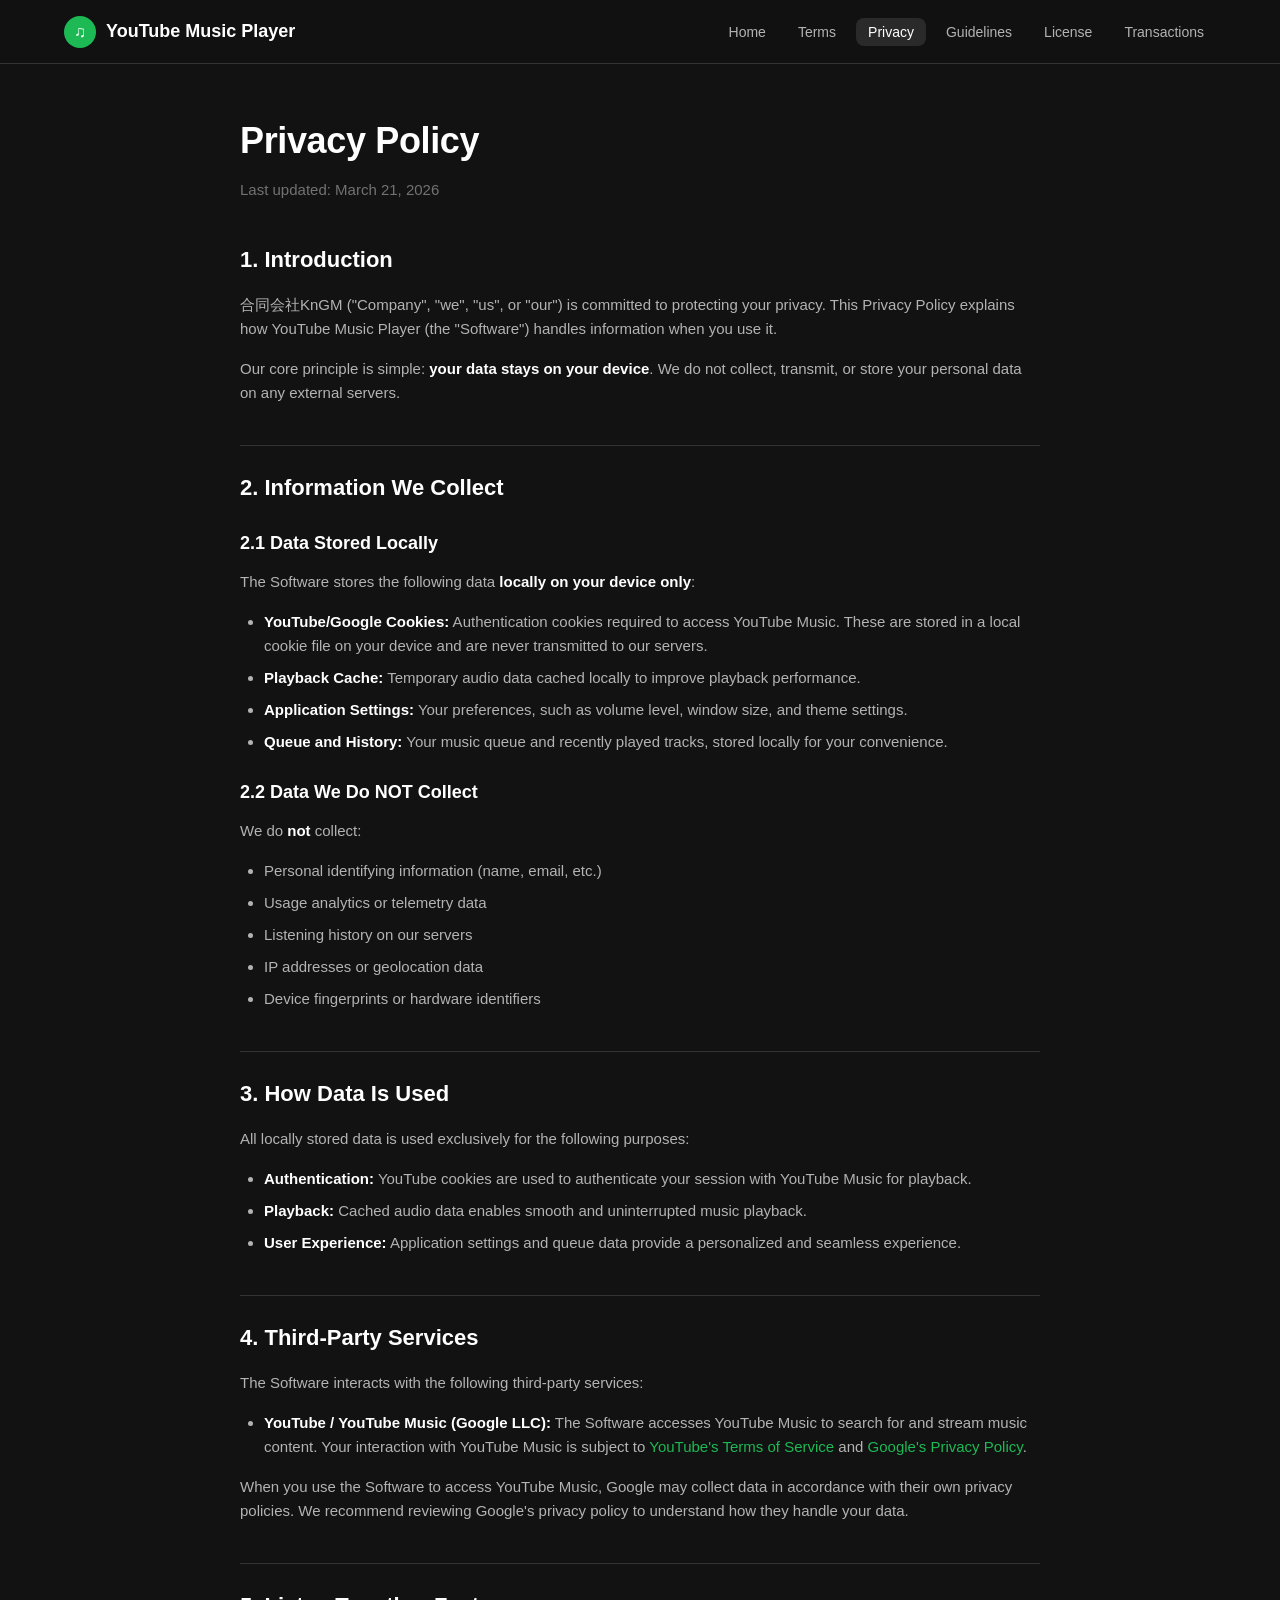
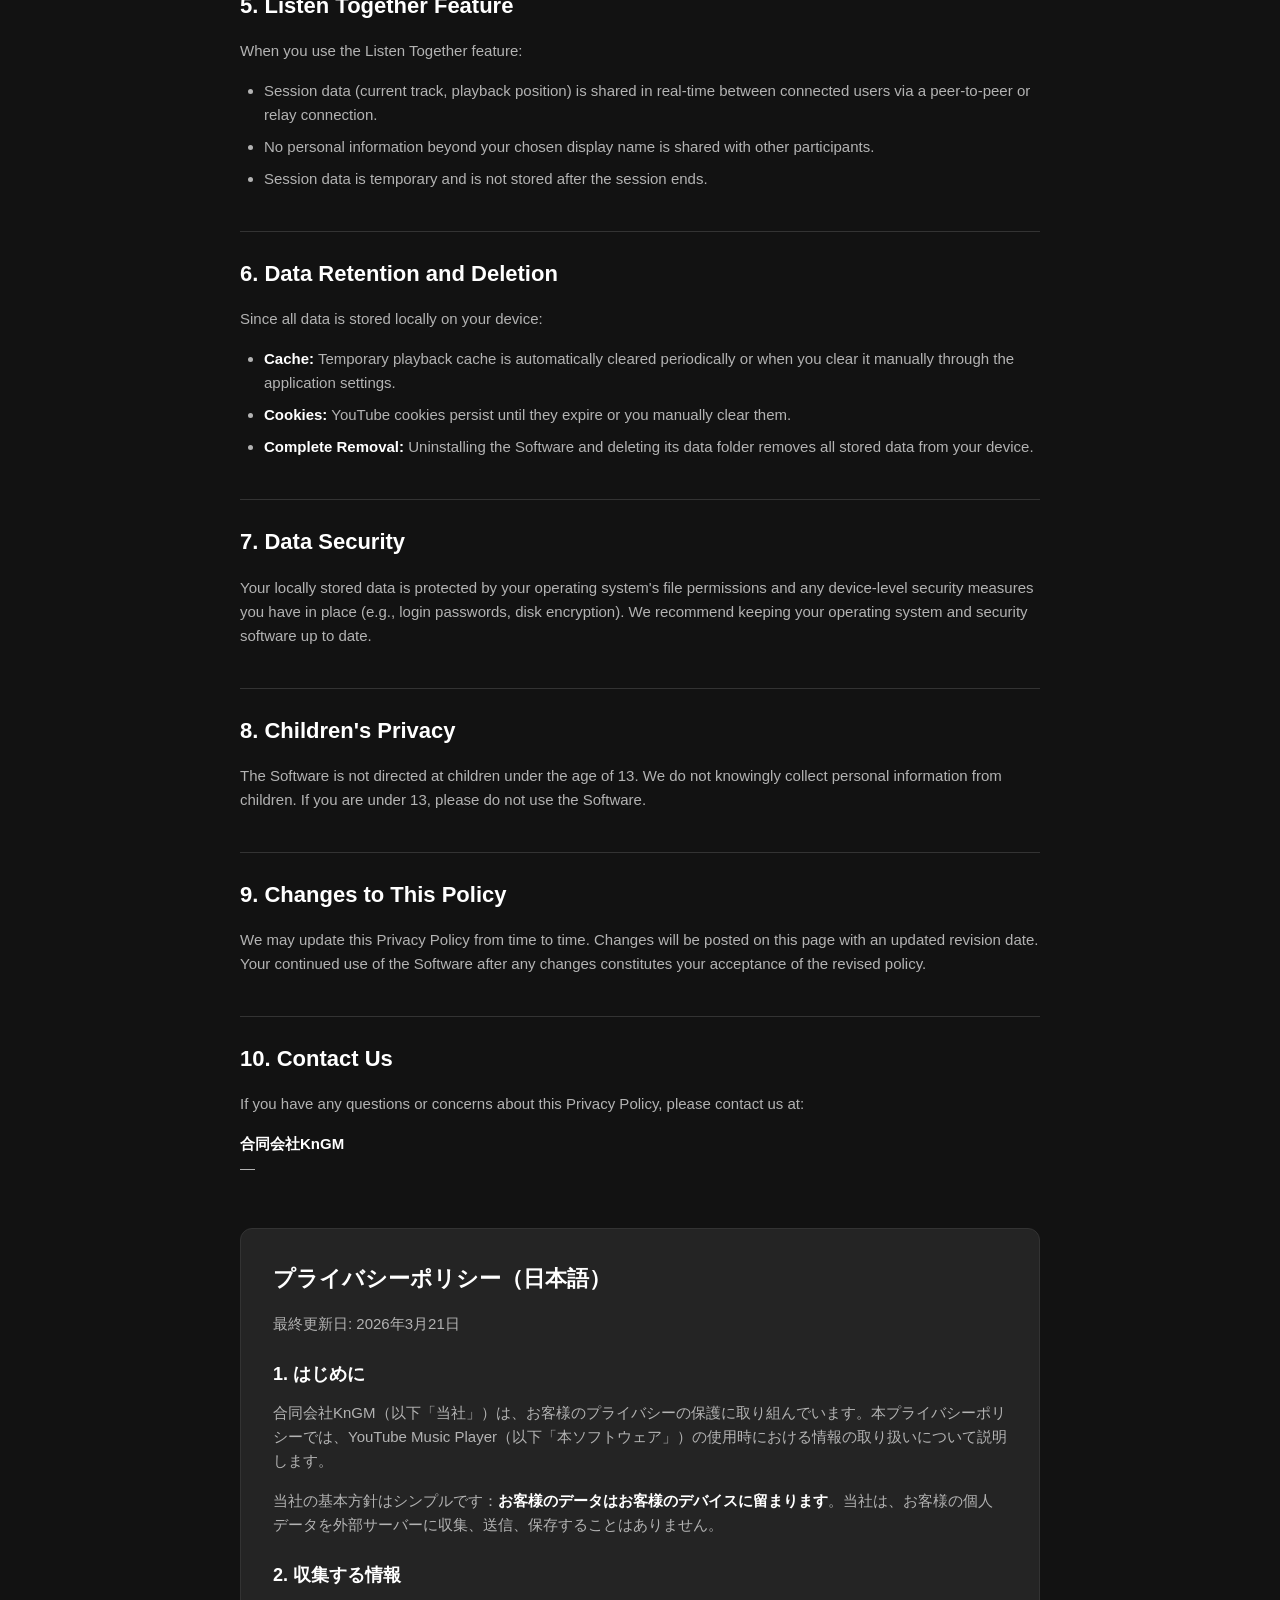
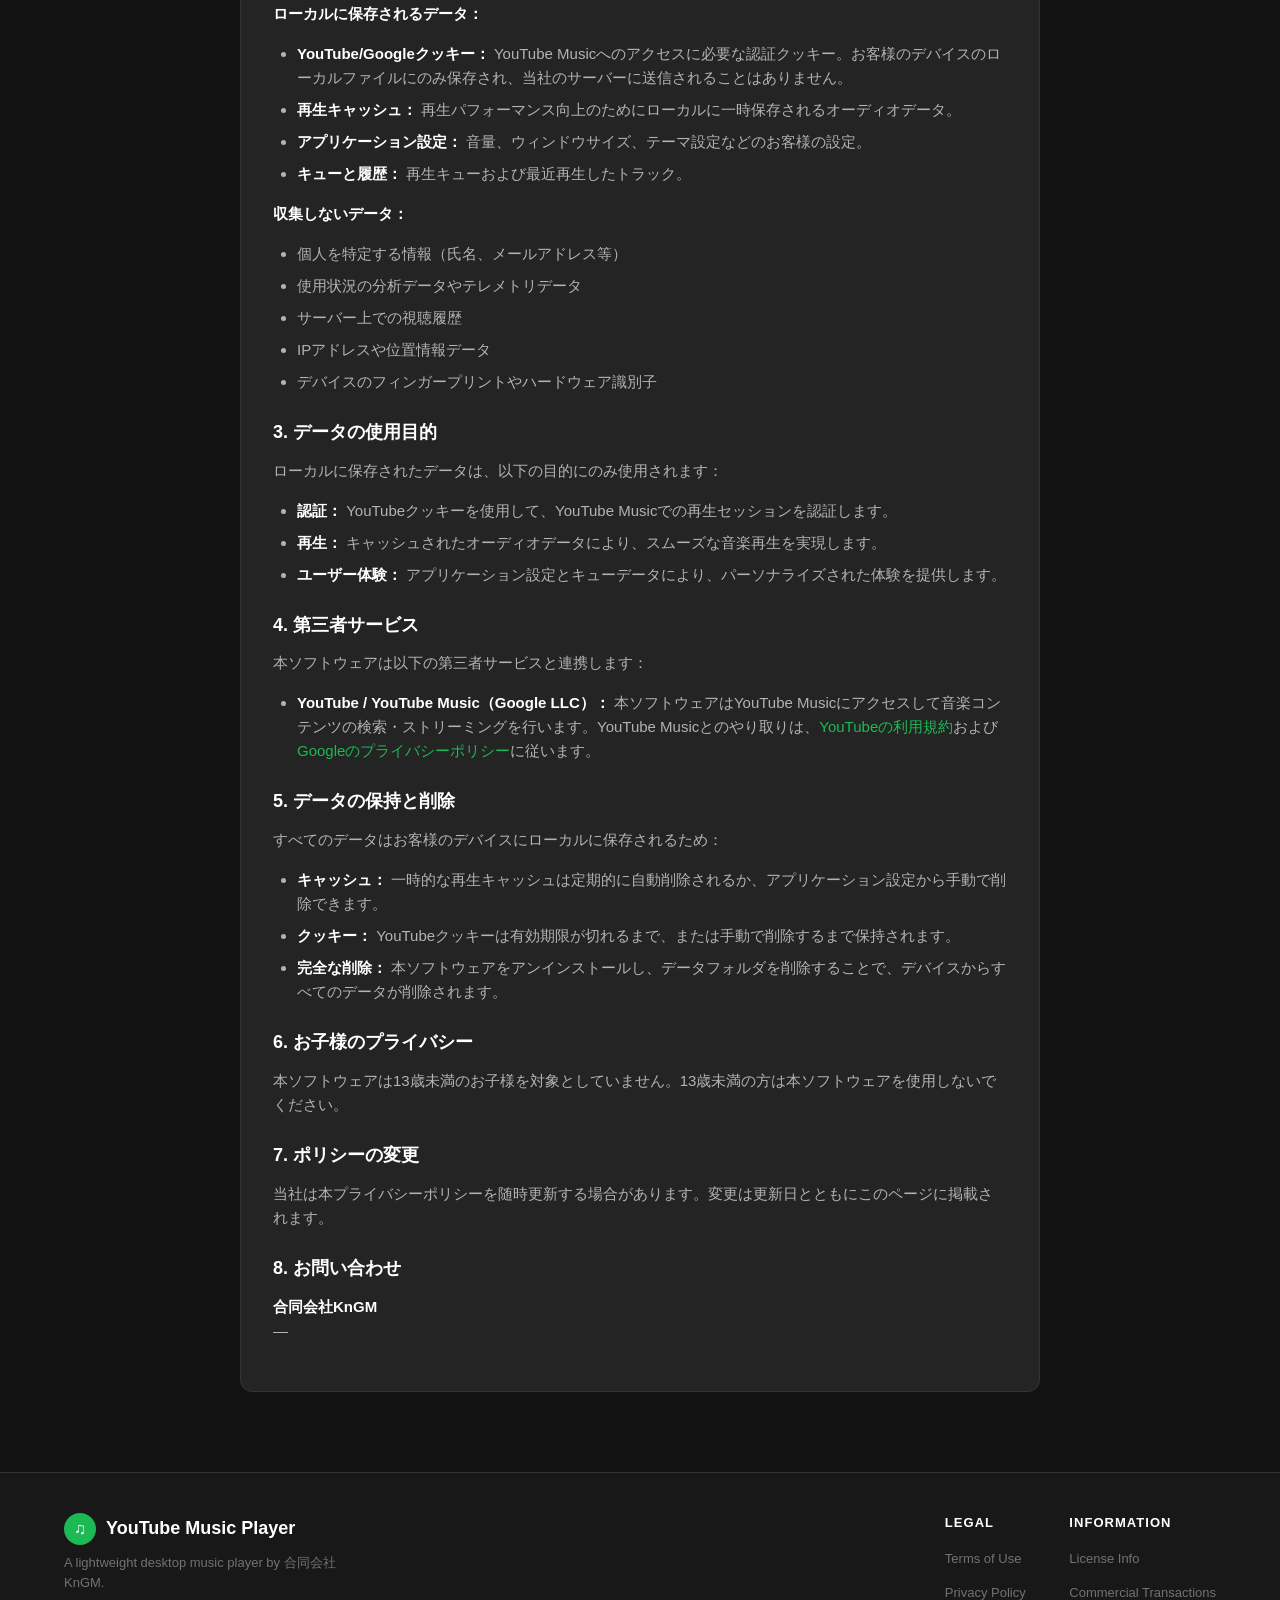
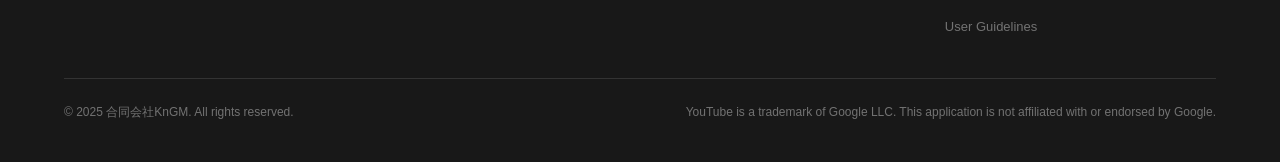
<file: legal/privacy.html>
<!DOCTYPE html>
<html lang="en">
<head>
  <meta charset="UTF-8">
  <meta name="viewport" content="width=device-width, initial-scale=1.0">
  <title>Privacy Policy - YouTube Music Player</title>
  <meta name="description" content="Privacy Policy for YouTube Music Player by 合同会社KnGM.">
  <link rel="stylesheet" href="../css/style.css">
</head>
<body>

  <!-- Header -->
  <header class="site-header">
    <div class="header-inner">
      <a href="../index.html" class="logo">
        <span class="logo-icon">&#9835;</span>
        YouTube Music Player
      </a>
      <button class="nav-toggle" aria-label="Toggle navigation" onclick="document.querySelector('.nav-links').classList.toggle('open')">&#9776;</button>
      <nav>
        <ul class="nav-links">
          <li><a href="../index.html">Home</a></li>
          <li><a href="terms.html">Terms</a></li>
          <li><a href="privacy.html" class="active">Privacy</a></li>
          <li><a href="guidelines.html">Guidelines</a></li>
          <li><a href="license.html">License</a></li>
          <li><a href="transactions.html">Transactions</a></li>
        </ul>
      </nav>
    </div>
  </header>

  <main>
    <section class="legal-page">
      <div class="container">
        <div class="legal-content">

          <h1>Privacy Policy</h1>
          <p class="subtitle">Last updated: March 21, 2026</p>

          <h2>1. Introduction</h2>
          <p>合同会社KnGM ("Company", "we", "us", or "our") is committed to protecting your privacy. This Privacy Policy explains how YouTube Music Player (the "Software") handles information when you use it.</p>
          <p>Our core principle is simple: <strong>your data stays on your device</strong>. We do not collect, transmit, or store your personal data on any external servers.</p>

          <h2>2. Information We Collect</h2>

          <h3>2.1 Data Stored Locally</h3>
          <p>The Software stores the following data <strong>locally on your device only</strong>:</p>
          <ul>
            <li><strong>YouTube/Google Cookies:</strong> Authentication cookies required to access YouTube Music. These are stored in a local cookie file on your device and are never transmitted to our servers.</li>
            <li><strong>Playback Cache:</strong> Temporary audio data cached locally to improve playback performance.</li>
            <li><strong>Application Settings:</strong> Your preferences, such as volume level, window size, and theme settings.</li>
            <li><strong>Queue and History:</strong> Your music queue and recently played tracks, stored locally for your convenience.</li>
          </ul>

          <h3>2.2 Data We Do NOT Collect</h3>
          <p>We do <strong>not</strong> collect:</p>
          <ul>
            <li>Personal identifying information (name, email, etc.)</li>
            <li>Usage analytics or telemetry data</li>
            <li>Listening history on our servers</li>
            <li>IP addresses or geolocation data</li>
            <li>Device fingerprints or hardware identifiers</li>
          </ul>

          <h2>3. How Data Is Used</h2>
          <p>All locally stored data is used exclusively for the following purposes:</p>
          <ul>
            <li><strong>Authentication:</strong> YouTube cookies are used to authenticate your session with YouTube Music for playback.</li>
            <li><strong>Playback:</strong> Cached audio data enables smooth and uninterrupted music playback.</li>
            <li><strong>User Experience:</strong> Application settings and queue data provide a personalized and seamless experience.</li>
          </ul>

          <h2>4. Third-Party Services</h2>
          <p>The Software interacts with the following third-party services:</p>
          <ul>
            <li><strong>YouTube / YouTube Music (Google LLC):</strong> The Software accesses YouTube Music to search for and stream music content. Your interaction with YouTube Music is subject to <a href="https://www.youtube.com/t/terms" target="_blank" rel="noopener">YouTube's Terms of Service</a> and <a href="https://policies.google.com/privacy" target="_blank" rel="noopener">Google's Privacy Policy</a>.</li>
          </ul>
          <p>When you use the Software to access YouTube Music, Google may collect data in accordance with their own privacy policies. We recommend reviewing Google's privacy policy to understand how they handle your data.</p>

          <h2>5. Listen Together Feature</h2>
          <p>When you use the Listen Together feature:</p>
          <ul>
            <li>Session data (current track, playback position) is shared in real-time between connected users via a peer-to-peer or relay connection.</li>
            <li>No personal information beyond your chosen display name is shared with other participants.</li>
            <li>Session data is temporary and is not stored after the session ends.</li>
          </ul>

          <h2>6. Data Retention and Deletion</h2>
          <p>Since all data is stored locally on your device:</p>
          <ul>
            <li><strong>Cache:</strong> Temporary playback cache is automatically cleared periodically or when you clear it manually through the application settings.</li>
            <li><strong>Cookies:</strong> YouTube cookies persist until they expire or you manually clear them.</li>
            <li><strong>Complete Removal:</strong> Uninstalling the Software and deleting its data folder removes all stored data from your device.</li>
          </ul>

          <h2>7. Data Security</h2>
          <p>Your locally stored data is protected by your operating system's file permissions and any device-level security measures you have in place (e.g., login passwords, disk encryption). We recommend keeping your operating system and security software up to date.</p>

          <h2>8. Children's Privacy</h2>
          <p>The Software is not directed at children under the age of 13. We do not knowingly collect personal information from children. If you are under 13, please do not use the Software.</p>

          <h2>9. Changes to This Policy</h2>
          <p>We may update this Privacy Policy from time to time. Changes will be posted on this page with an updated revision date. Your continued use of the Software after any changes constitutes your acceptance of the revised policy.</p>

          <h2>10. Contact Us</h2>
          <p>If you have any questions or concerns about this Privacy Policy, please contact us at:</p>
          <p><strong>合同会社KnGM</strong><br>—</p>

          <!-- Japanese Version -->
          <div class="jp-text">
            <h2>プライバシーポリシー（日本語）</h2>
            <p>最終更新日: 2026年3月21日</p>

            <h3>1. はじめに</h3>
            <p>合同会社KnGM（以下「当社」）は、お客様のプライバシーの保護に取り組んでいます。本プライバシーポリシーでは、YouTube Music Player（以下「本ソフトウェア」）の使用時における情報の取り扱いについて説明します。</p>
            <p>当社の基本方針はシンプルです：<strong>お客様のデータはお客様のデバイスに留まります</strong>。当社は、お客様の個人データを外部サーバーに収集、送信、保存することはありません。</p>

            <h3>2. 収集する情報</h3>

            <p><strong>ローカルに保存されるデータ：</strong></p>
            <ul>
              <li><strong>YouTube/Googleクッキー：</strong> YouTube Musicへのアクセスに必要な認証クッキー。お客様のデバイスのローカルファイルにのみ保存され、当社のサーバーに送信されることはありません。</li>
              <li><strong>再生キャッシュ：</strong> 再生パフォーマンス向上のためにローカルに一時保存されるオーディオデータ。</li>
              <li><strong>アプリケーション設定：</strong> 音量、ウィンドウサイズ、テーマ設定などのお客様の設定。</li>
              <li><strong>キューと履歴：</strong> 再生キューおよび最近再生したトラック。</li>
            </ul>

            <p><strong>収集しないデータ：</strong></p>
            <ul>
              <li>個人を特定する情報（氏名、メールアドレス等）</li>
              <li>使用状況の分析データやテレメトリデータ</li>
              <li>サーバー上での視聴履歴</li>
              <li>IPアドレスや位置情報データ</li>
              <li>デバイスのフィンガープリントやハードウェア識別子</li>
            </ul>

            <h3>3. データの使用目的</h3>
            <p>ローカルに保存されたデータは、以下の目的にのみ使用されます：</p>
            <ul>
              <li><strong>認証：</strong> YouTubeクッキーを使用して、YouTube Musicでの再生セッションを認証します。</li>
              <li><strong>再生：</strong> キャッシュされたオーディオデータにより、スムーズな音楽再生を実現します。</li>
              <li><strong>ユーザー体験：</strong> アプリケーション設定とキューデータにより、パーソナライズされた体験を提供します。</li>
            </ul>

            <h3>4. 第三者サービス</h3>
            <p>本ソフトウェアは以下の第三者サービスと連携します：</p>
            <ul>
              <li><strong>YouTube / YouTube Music（Google LLC）：</strong> 本ソフトウェアはYouTube Musicにアクセスして音楽コンテンツの検索・ストリーミングを行います。YouTube Musicとのやり取りは、<a href="https://www.youtube.com/t/terms" target="_blank" rel="noopener">YouTubeの利用規約</a>および<a href="https://policies.google.com/privacy" target="_blank" rel="noopener">Googleのプライバシーポリシー</a>に従います。</li>
            </ul>

            <h3>5. データの保持と削除</h3>
            <p>すべてのデータはお客様のデバイスにローカルに保存されるため：</p>
            <ul>
              <li><strong>キャッシュ：</strong> 一時的な再生キャッシュは定期的に自動削除されるか、アプリケーション設定から手動で削除できます。</li>
              <li><strong>クッキー：</strong> YouTubeクッキーは有効期限が切れるまで、または手動で削除するまで保持されます。</li>
              <li><strong>完全な削除：</strong> 本ソフトウェアをアンインストールし、データフォルダを削除することで、デバイスからすべてのデータが削除されます。</li>
            </ul>

            <h3>6. お子様のプライバシー</h3>
            <p>本ソフトウェアは13歳未満のお子様を対象としていません。13歳未満の方は本ソフトウェアを使用しないでください。</p>

            <h3>7. ポリシーの変更</h3>
            <p>当社は本プライバシーポリシーを随時更新する場合があります。変更は更新日とともにこのページに掲載されます。</p>

            <h3>8. お問い合わせ</h3>
            <p><strong>合同会社KnGM</strong><br>—</p>
          </div>

        </div>
      </div>
    </section>
  </main>

  <!-- Footer -->
  <footer class="site-footer">
    <div class="footer-inner">
      <div class="footer-top">
        <div class="footer-brand">
          <a href="../index.html" class="logo">
            <span class="logo-icon">&#9835;</span>
            YouTube Music Player
          </a>
          <p>A lightweight desktop music player by 合同会社KnGM.</p>
        </div>
        <div class="footer-links">
          <div class="footer-links-col">
            <h4>Legal</h4>
            <ul>
              <li><a href="terms.html">Terms of Use</a></li>
              <li><a href="privacy.html">Privacy Policy</a></li>
              <li><a href="guidelines.html">User Guidelines</a></li>
            </ul>
          </div>
          <div class="footer-links-col">
            <h4>Information</h4>
            <ul>
              <li><a href="license.html">License Info</a></li>
              <li><a href="transactions.html">Commercial Transactions</a></li>
            </ul>
          </div>
        </div>
      </div>
      <div class="footer-bottom">
        <p>&copy; 2025 合同会社KnGM. All rights reserved.</p>
        <p>YouTube is a trademark of Google LLC. This application is not affiliated with or endorsed by Google.</p>
      </div>
    </div>
  </footer>

</body>
</html>
</file>
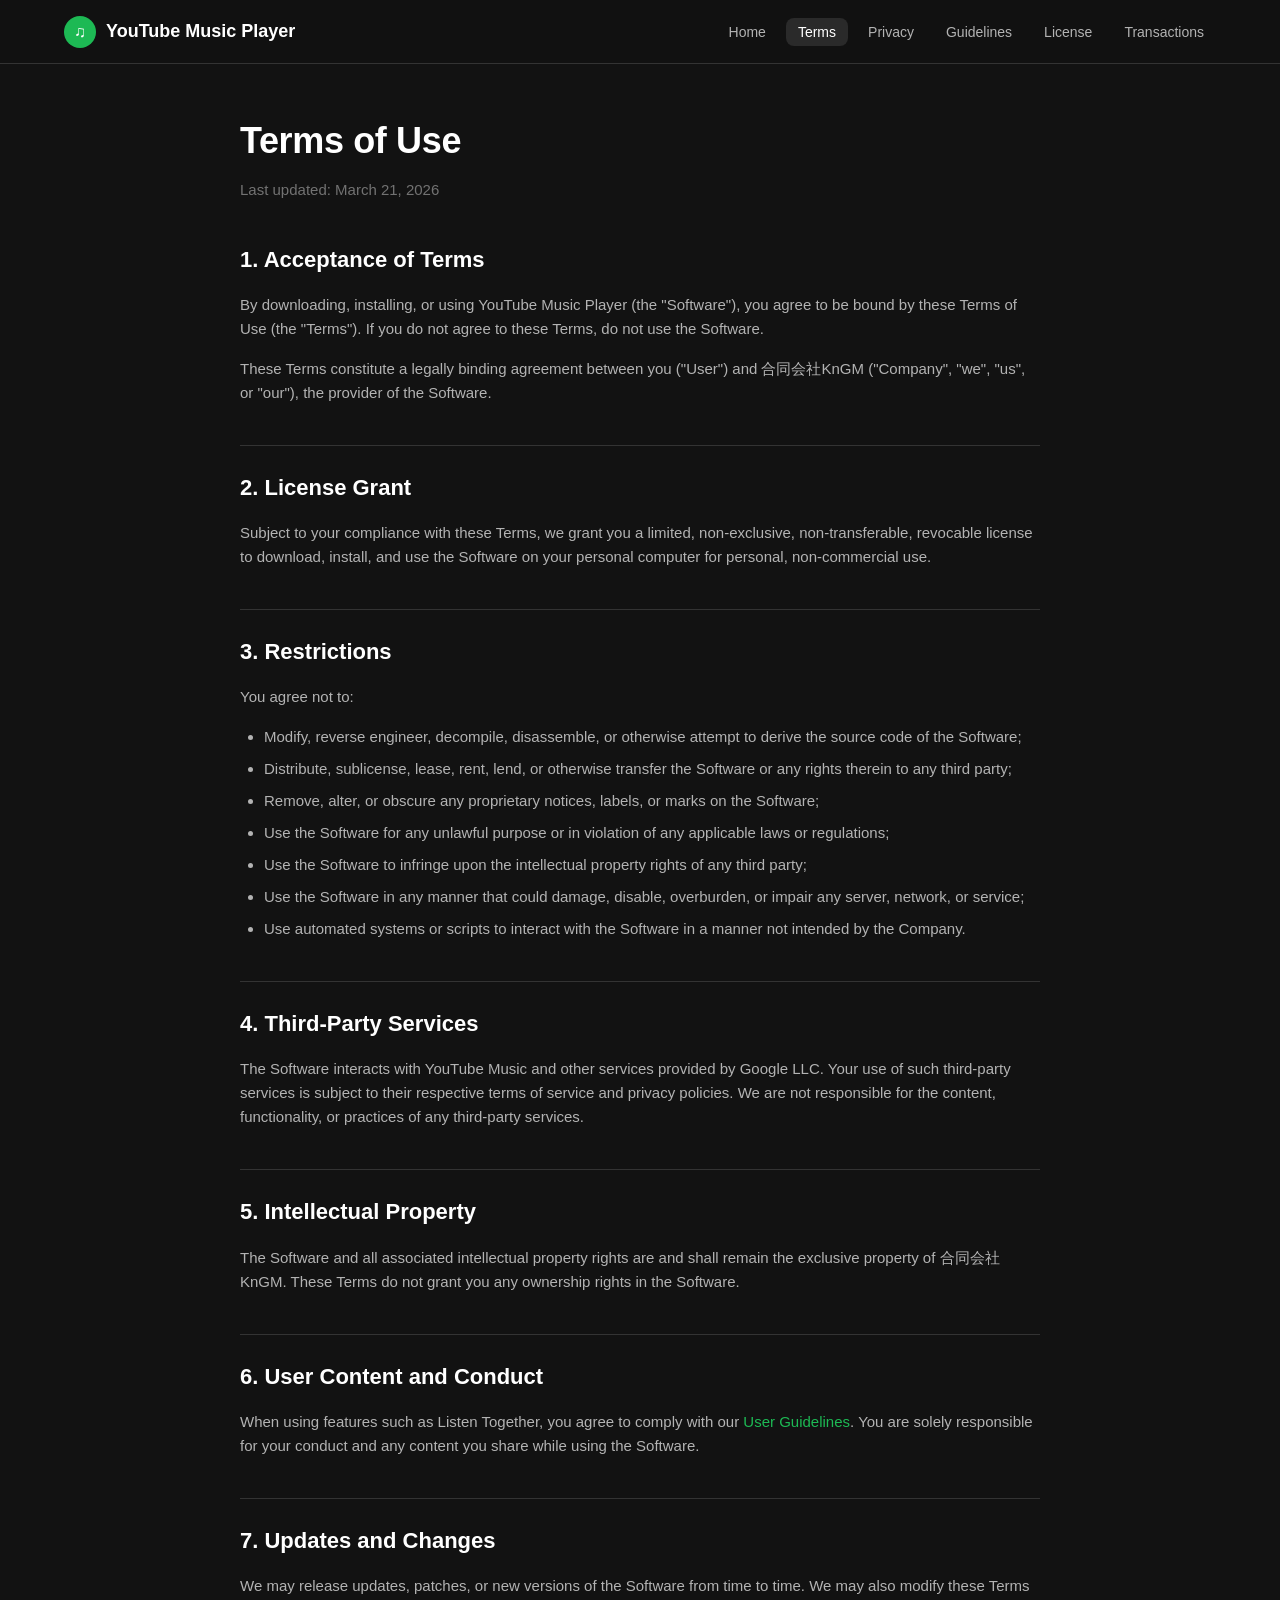
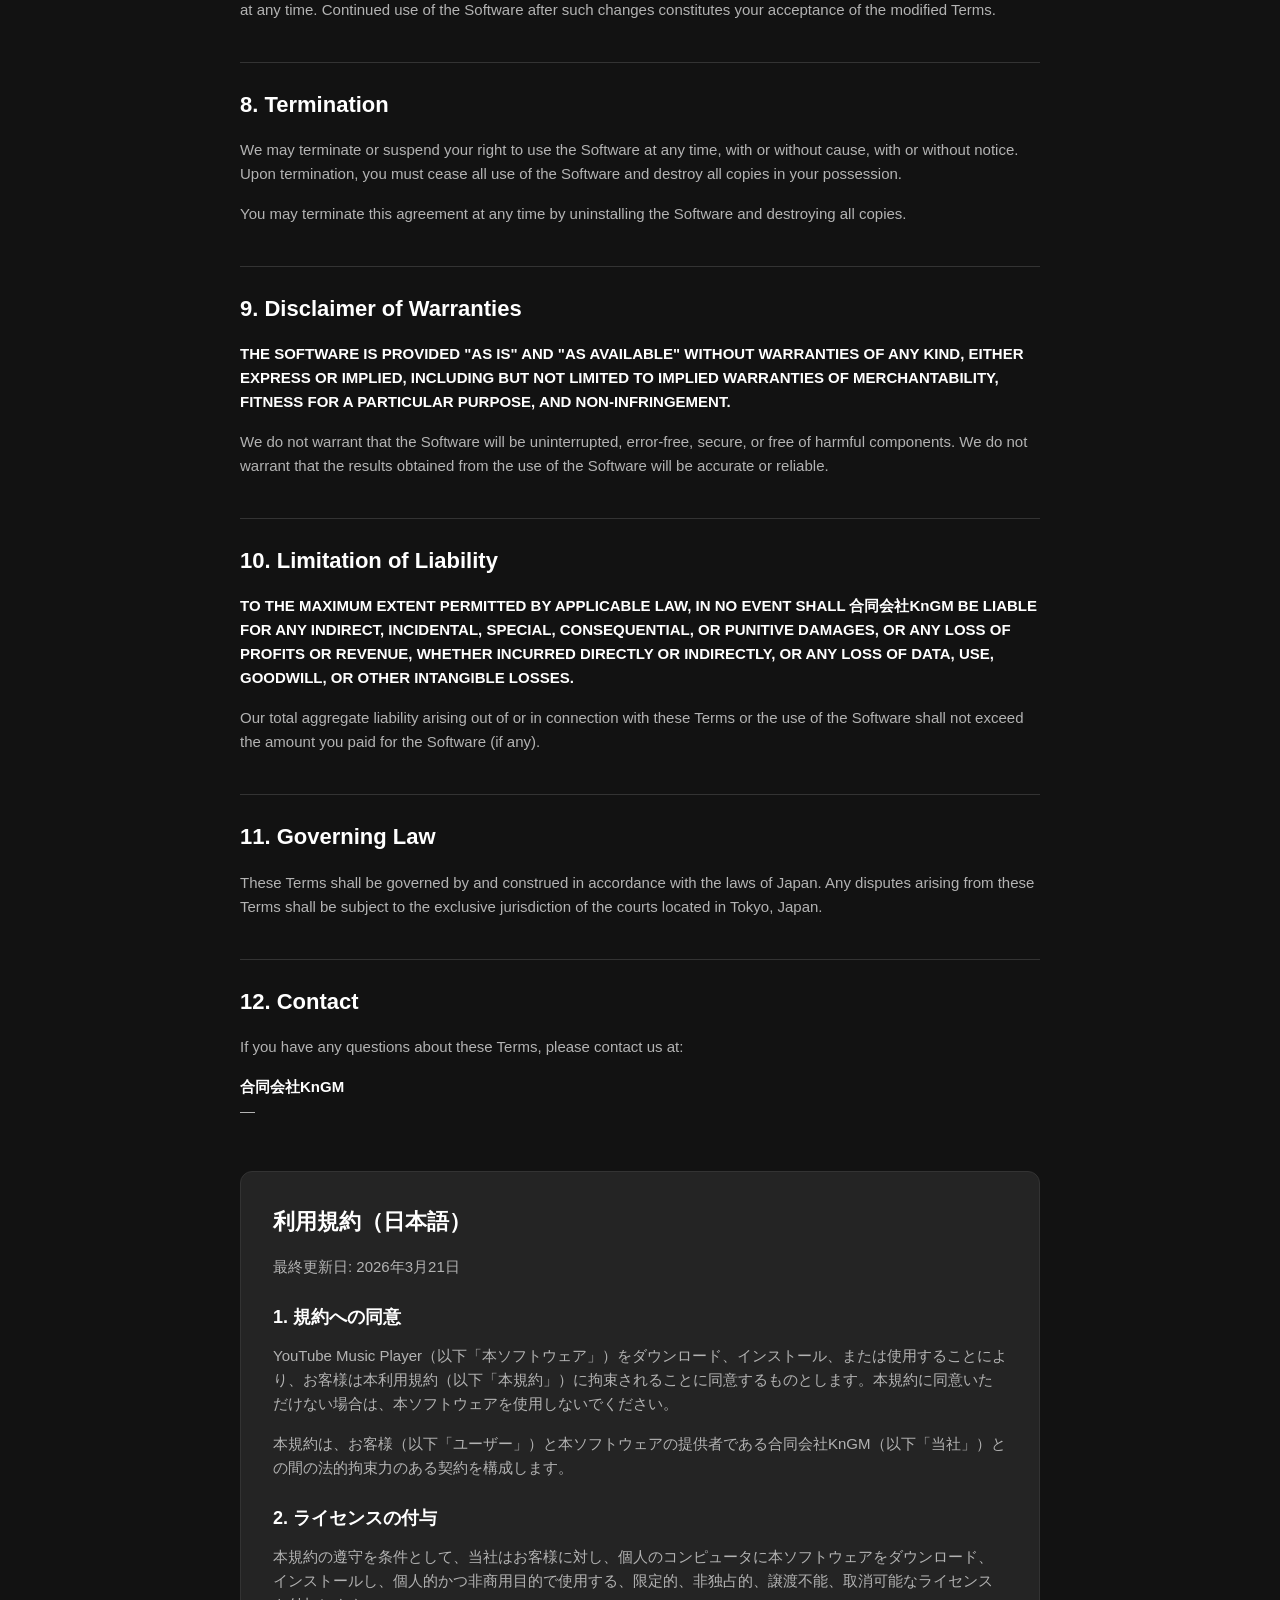
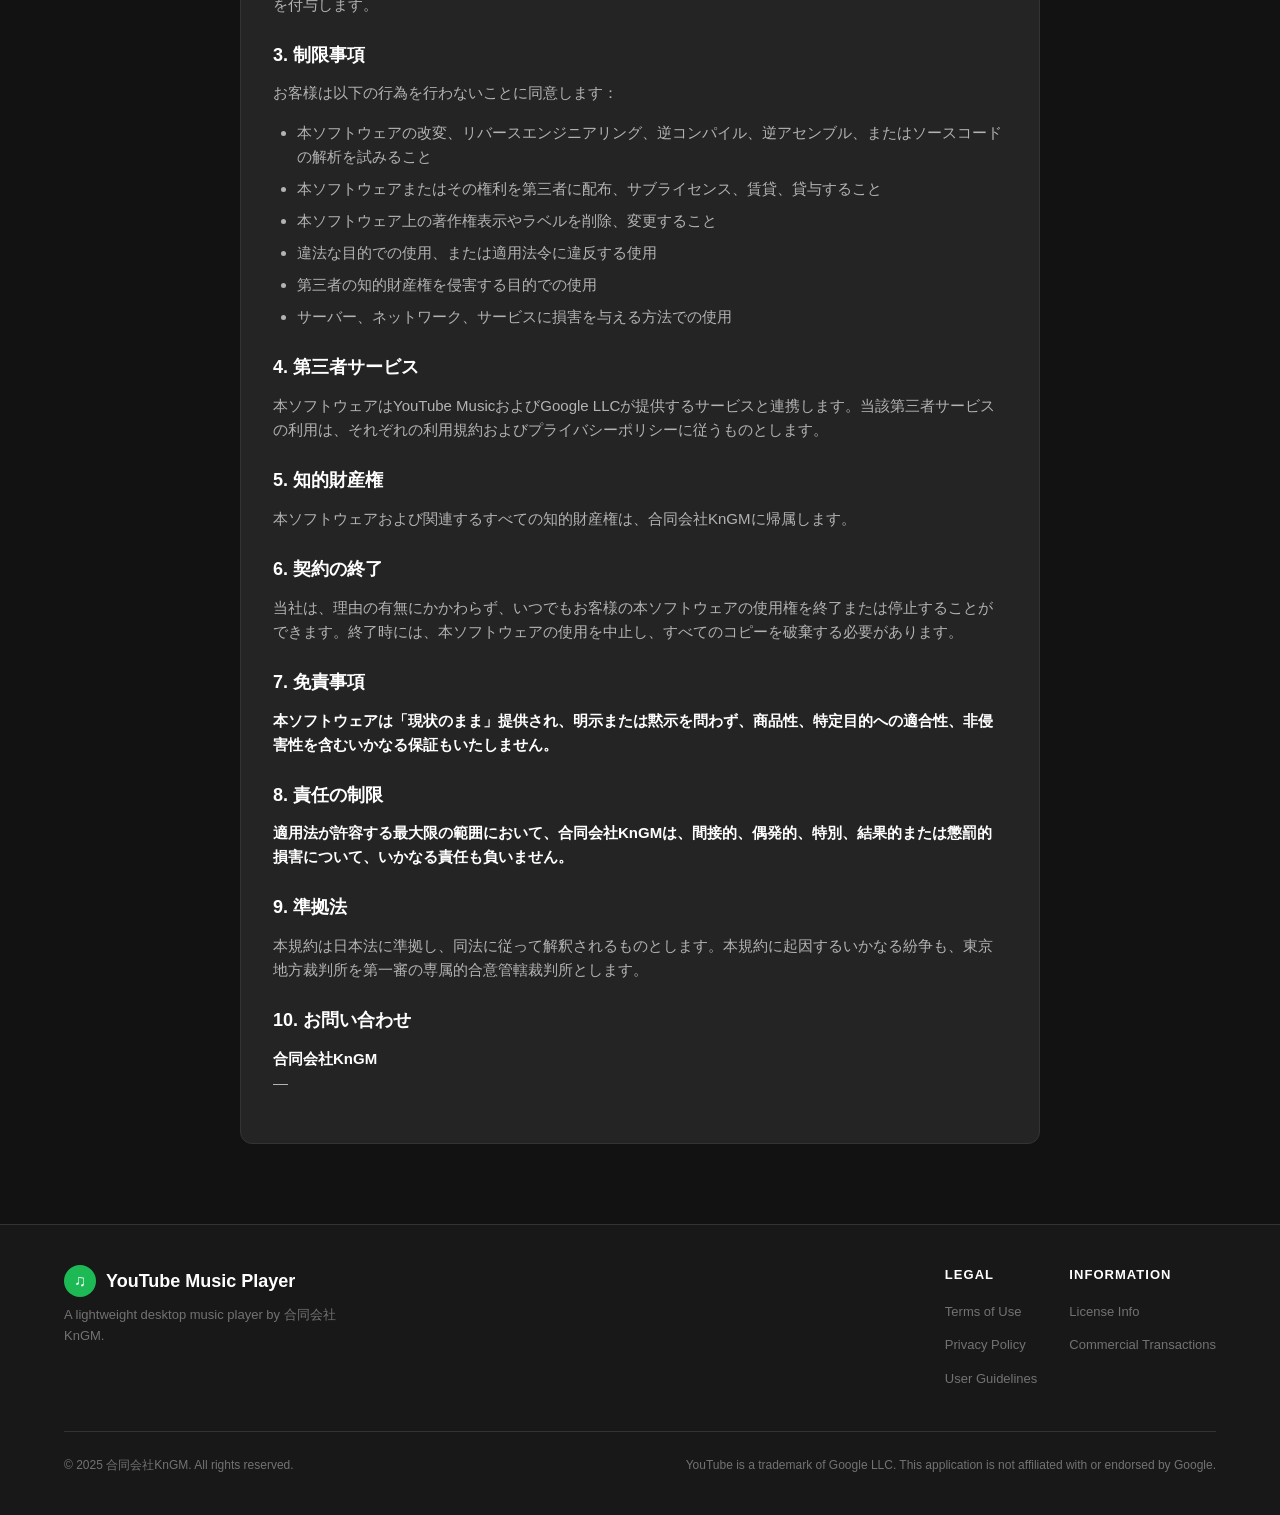
<file: legal/terms.html>
<!DOCTYPE html>
<html lang="en">
<head>
  <meta charset="UTF-8">
  <meta name="viewport" content="width=device-width, initial-scale=1.0">
  <title>Terms of Use - YouTube Music Player</title>
  <meta name="description" content="Terms of Use for YouTube Music Player by 合同会社KnGM.">
  <link rel="stylesheet" href="../css/style.css">
</head>
<body>

  <!-- Header -->
  <header class="site-header">
    <div class="header-inner">
      <a href="../index.html" class="logo">
        <span class="logo-icon">&#9835;</span>
        YouTube Music Player
      </a>
      <button class="nav-toggle" aria-label="Toggle navigation" onclick="document.querySelector('.nav-links').classList.toggle('open')">&#9776;</button>
      <nav>
        <ul class="nav-links">
          <li><a href="../index.html">Home</a></li>
          <li><a href="terms.html" class="active">Terms</a></li>
          <li><a href="privacy.html">Privacy</a></li>
          <li><a href="guidelines.html">Guidelines</a></li>
          <li><a href="license.html">License</a></li>
          <li><a href="transactions.html">Transactions</a></li>
        </ul>
      </nav>
    </div>
  </header>

  <main>
    <section class="legal-page">
      <div class="container">
        <div class="legal-content">

          <h1>Terms of Use</h1>
          <p class="subtitle">Last updated: March 21, 2026</p>

          <h2>1. Acceptance of Terms</h2>
          <p>By downloading, installing, or using YouTube Music Player (the "Software"), you agree to be bound by these Terms of Use (the "Terms"). If you do not agree to these Terms, do not use the Software.</p>
          <p>These Terms constitute a legally binding agreement between you ("User") and 合同会社KnGM ("Company", "we", "us", or "our"), the provider of the Software.</p>

          <h2>2. License Grant</h2>
          <p>Subject to your compliance with these Terms, we grant you a limited, non-exclusive, non-transferable, revocable license to download, install, and use the Software on your personal computer for personal, non-commercial use.</p>

          <h2>3. Restrictions</h2>
          <p>You agree not to:</p>
          <ul>
            <li>Modify, reverse engineer, decompile, disassemble, or otherwise attempt to derive the source code of the Software;</li>
            <li>Distribute, sublicense, lease, rent, lend, or otherwise transfer the Software or any rights therein to any third party;</li>
            <li>Remove, alter, or obscure any proprietary notices, labels, or marks on the Software;</li>
            <li>Use the Software for any unlawful purpose or in violation of any applicable laws or regulations;</li>
            <li>Use the Software to infringe upon the intellectual property rights of any third party;</li>
            <li>Use the Software in any manner that could damage, disable, overburden, or impair any server, network, or service;</li>
            <li>Use automated systems or scripts to interact with the Software in a manner not intended by the Company.</li>
          </ul>

          <h2>4. Third-Party Services</h2>
          <p>The Software interacts with YouTube Music and other services provided by Google LLC. Your use of such third-party services is subject to their respective terms of service and privacy policies. We are not responsible for the content, functionality, or practices of any third-party services.</p>

          <h2>5. Intellectual Property</h2>
          <p>The Software and all associated intellectual property rights are and shall remain the exclusive property of 合同会社KnGM. These Terms do not grant you any ownership rights in the Software.</p>

          <h2>6. User Content and Conduct</h2>
          <p>When using features such as Listen Together, you agree to comply with our <a href="guidelines.html">User Guidelines</a>. You are solely responsible for your conduct and any content you share while using the Software.</p>

          <h2>7. Updates and Changes</h2>
          <p>We may release updates, patches, or new versions of the Software from time to time. We may also modify these Terms at any time. Continued use of the Software after such changes constitutes your acceptance of the modified Terms.</p>

          <h2>8. Termination</h2>
          <p>We may terminate or suspend your right to use the Software at any time, with or without cause, with or without notice. Upon termination, you must cease all use of the Software and destroy all copies in your possession.</p>
          <p>You may terminate this agreement at any time by uninstalling the Software and destroying all copies.</p>

          <h2>9. Disclaimer of Warranties</h2>
          <p><strong>THE SOFTWARE IS PROVIDED "AS IS" AND "AS AVAILABLE" WITHOUT WARRANTIES OF ANY KIND, EITHER EXPRESS OR IMPLIED, INCLUDING BUT NOT LIMITED TO IMPLIED WARRANTIES OF MERCHANTABILITY, FITNESS FOR A PARTICULAR PURPOSE, AND NON-INFRINGEMENT.</strong></p>
          <p>We do not warrant that the Software will be uninterrupted, error-free, secure, or free of harmful components. We do not warrant that the results obtained from the use of the Software will be accurate or reliable.</p>

          <h2>10. Limitation of Liability</h2>
          <p><strong>TO THE MAXIMUM EXTENT PERMITTED BY APPLICABLE LAW, IN NO EVENT SHALL 合同会社KnGM BE LIABLE FOR ANY INDIRECT, INCIDENTAL, SPECIAL, CONSEQUENTIAL, OR PUNITIVE DAMAGES, OR ANY LOSS OF PROFITS OR REVENUE, WHETHER INCURRED DIRECTLY OR INDIRECTLY, OR ANY LOSS OF DATA, USE, GOODWILL, OR OTHER INTANGIBLE LOSSES.</strong></p>
          <p>Our total aggregate liability arising out of or in connection with these Terms or the use of the Software shall not exceed the amount you paid for the Software (if any).</p>

          <h2>11. Governing Law</h2>
          <p>These Terms shall be governed by and construed in accordance with the laws of Japan. Any disputes arising from these Terms shall be subject to the exclusive jurisdiction of the courts located in Tokyo, Japan.</p>

          <h2>12. Contact</h2>
          <p>If you have any questions about these Terms, please contact us at:</p>
          <p><strong>合同会社KnGM</strong><br>—</p>

          <!-- Japanese Version -->
          <div class="jp-text">
            <h2>利用規約（日本語）</h2>
            <p>最終更新日: 2026年3月21日</p>

            <h3>1. 規約への同意</h3>
            <p>YouTube Music Player（以下「本ソフトウェア」）をダウンロード、インストール、または使用することにより、お客様は本利用規約（以下「本規約」）に拘束されることに同意するものとします。本規約に同意いただけない場合は、本ソフトウェアを使用しないでください。</p>
            <p>本規約は、お客様（以下「ユーザー」）と本ソフトウェアの提供者である合同会社KnGM（以下「当社」）との間の法的拘束力のある契約を構成します。</p>

            <h3>2. ライセンスの付与</h3>
            <p>本規約の遵守を条件として、当社はお客様に対し、個人のコンピュータに本ソフトウェアをダウンロード、インストールし、個人的かつ非商用目的で使用する、限定的、非独占的、譲渡不能、取消可能なライセンスを付与します。</p>

            <h3>3. 制限事項</h3>
            <p>お客様は以下の行為を行わないことに同意します：</p>
            <ul>
              <li>本ソフトウェアの改変、リバースエンジニアリング、逆コンパイル、逆アセンブル、またはソースコードの解析を試みること</li>
              <li>本ソフトウェアまたはその権利を第三者に配布、サブライセンス、賃貸、貸与すること</li>
              <li>本ソフトウェア上の著作権表示やラベルを削除、変更すること</li>
              <li>違法な目的での使用、または適用法令に違反する使用</li>
              <li>第三者の知的財産権を侵害する目的での使用</li>
              <li>サーバー、ネットワーク、サービスに損害を与える方法での使用</li>
            </ul>

            <h3>4. 第三者サービス</h3>
            <p>本ソフトウェアはYouTube MusicおよびGoogle LLCが提供するサービスと連携します。当該第三者サービスの利用は、それぞれの利用規約およびプライバシーポリシーに従うものとします。</p>

            <h3>5. 知的財産権</h3>
            <p>本ソフトウェアおよび関連するすべての知的財産権は、合同会社KnGMに帰属します。</p>

            <h3>6. 契約の終了</h3>
            <p>当社は、理由の有無にかかわらず、いつでもお客様の本ソフトウェアの使用権を終了または停止することができます。終了時には、本ソフトウェアの使用を中止し、すべてのコピーを破棄する必要があります。</p>

            <h3>7. 免責事項</h3>
            <p><strong>本ソフトウェアは「現状のまま」提供され、明示または黙示を問わず、商品性、特定目的への適合性、非侵害性を含むいかなる保証もいたしません。</strong></p>

            <h3>8. 責任の制限</h3>
            <p><strong>適用法が許容する最大限の範囲において、合同会社KnGMは、間接的、偶発的、特別、結果的または懲罰的損害について、いかなる責任も負いません。</strong></p>

            <h3>9. 準拠法</h3>
            <p>本規約は日本法に準拠し、同法に従って解釈されるものとします。本規約に起因するいかなる紛争も、東京地方裁判所を第一審の専属的合意管轄裁判所とします。</p>

            <h3>10. お問い合わせ</h3>
            <p><strong>合同会社KnGM</strong><br>—</p>
          </div>

        </div>
      </div>
    </section>
  </main>

  <!-- Footer -->
  <footer class="site-footer">
    <div class="footer-inner">
      <div class="footer-top">
        <div class="footer-brand">
          <a href="../index.html" class="logo">
            <span class="logo-icon">&#9835;</span>
            YouTube Music Player
          </a>
          <p>A lightweight desktop music player by 合同会社KnGM.</p>
        </div>
        <div class="footer-links">
          <div class="footer-links-col">
            <h4>Legal</h4>
            <ul>
              <li><a href="terms.html">Terms of Use</a></li>
              <li><a href="privacy.html">Privacy Policy</a></li>
              <li><a href="guidelines.html">User Guidelines</a></li>
            </ul>
          </div>
          <div class="footer-links-col">
            <h4>Information</h4>
            <ul>
              <li><a href="license.html">License Info</a></li>
              <li><a href="transactions.html">Commercial Transactions</a></li>
            </ul>
          </div>
        </div>
      </div>
      <div class="footer-bottom">
        <p>&copy; 2025 合同会社KnGM. All rights reserved.</p>
        <p>YouTube is a trademark of Google LLC. This application is not affiliated with or endorsed by Google.</p>
      </div>
    </div>
  </footer>

</body>
</html>
</file>
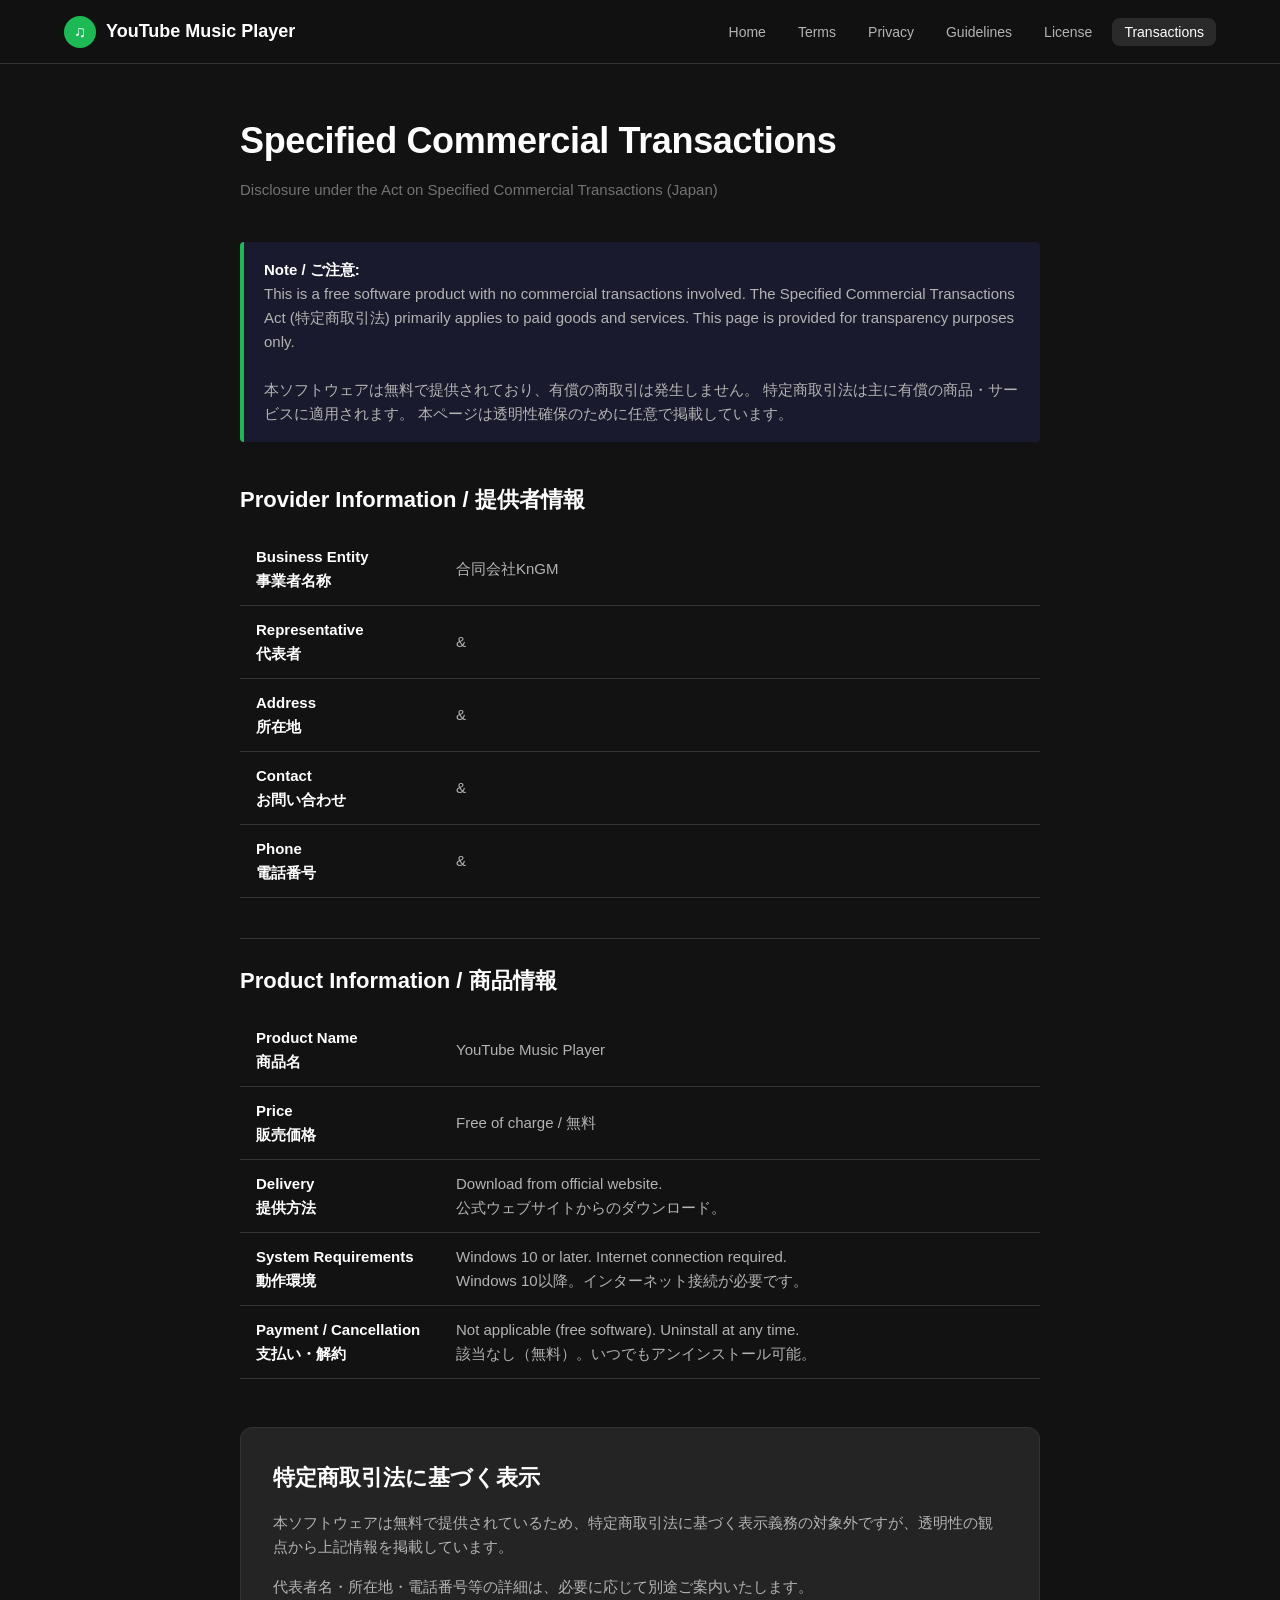
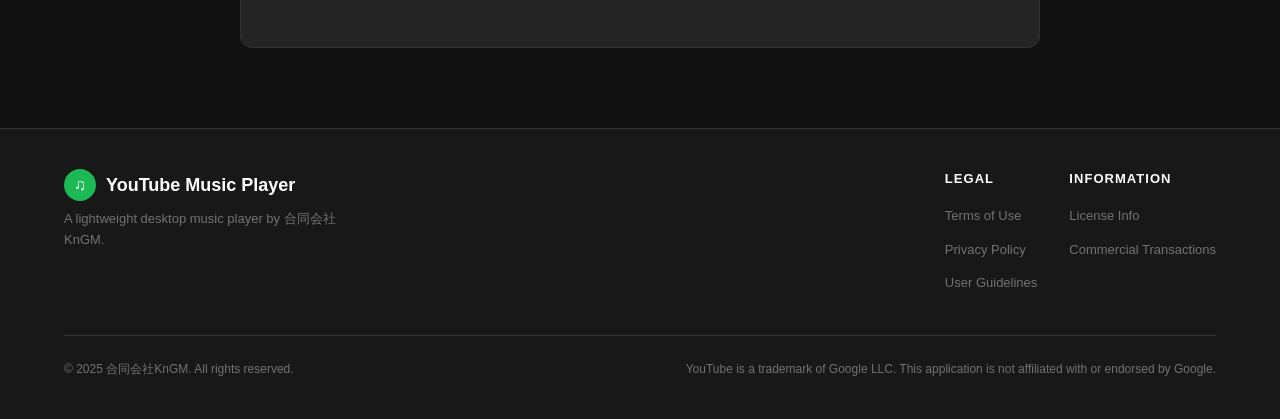
<file: legal/transactions.html>
<!DOCTYPE html>
<html lang="en">
<head>
  <meta charset="UTF-8">
  <meta name="viewport" content="width=device-width, initial-scale=1.0">
  <title>Specified Commercial Transactions - YouTube Music Player</title>
  <meta name="description" content="Specified Commercial Transactions Act disclosure for YouTube Music Player by 合同会社KnGM.">
  <link rel="stylesheet" href="../css/style.css">
</head>
<body>

  <!-- Header -->
  <header class="site-header">
    <div class="header-inner">
      <a href="../index.html" class="logo">
        <span class="logo-icon">&#9835;</span>
        YouTube Music Player
      </a>
      <button class="nav-toggle" aria-label="Toggle navigation" onclick="document.querySelector('.nav-links').classList.toggle('open')">&#9776;</button>
      <nav>
        <ul class="nav-links">
          <li><a href="../index.html">Home</a></li>
          <li><a href="terms.html">Terms</a></li>
          <li><a href="privacy.html">Privacy</a></li>
          <li><a href="guidelines.html">Guidelines</a></li>
          <li><a href="license.html">License</a></li>
          <li><a href="transactions.html" class="active">Transactions</a></li>
        </ul>
      </nav>
    </div>
  </header>

  <main>
    <section class="legal-page">
      <div class="container">
        <div class="legal-content">

          <h1>Specified Commercial Transactions</h1>
          <p class="subtitle">Disclosure under the Act on Specified Commercial Transactions (Japan)</p>

          <div style="background: #1a1a2e; border-left: 4px solid #1DB954; padding: 16px 20px; border-radius: 4px; margin-bottom: 32px;">
            <p style="margin:0; color: #B3B3B3;">
              <strong style="color: #fff;">Note / ご注意:</strong><br>
              This is a free software product with no commercial transactions involved.
              The Specified Commercial Transactions Act (特定商取引法) primarily applies to paid goods and services.
              This page is provided for transparency purposes only.<br><br>
              本ソフトウェアは無料で提供されており、有償の商取引は発生しません。
              特定商取引法は主に有償の商品・サービスに適用されます。
              本ページは透明性確保のために任意で掲載しています。
            </p>
          </div>

          <h2>Provider Information / 提供者情報</h2>

          <table class="info-table">
            <tr>
              <th>Business Entity<br>事業者名称</th>
              <td>合同会社KnGM</td>
            </tr>
            <tr>
              <th>Representative<br>代表者</th>
              <td>&</td>
            </tr>
            <tr>
              <th>Address<br>所在地</th>
              <td>&</td>
            </tr>
            <tr>
              <th>Contact<br>お問い合わせ</th>
              <td>&</td>
            </tr>
            <tr>
              <th>Phone<br>電話番号</th>
              <td>&</td>
            </tr>
          </table>

          <h2>Product Information / 商品情報</h2>

          <table class="info-table">
            <tr>
              <th>Product Name<br>商品名</th>
              <td>YouTube Music Player</td>
            </tr>
            <tr>
              <th>Price<br>販売価格</th>
              <td>Free of charge / 無料</td>
            </tr>
            <tr>
              <th>Delivery<br>提供方法</th>
              <td>Download from official website.<br>公式ウェブサイトからのダウンロード。</td>
            </tr>
            <tr>
              <th>System Requirements<br>動作環境</th>
              <td>Windows 10 or later. Internet connection required.<br>Windows 10以降。インターネット接続が必要です。</td>
            </tr>
            <tr>
              <th>Payment / Cancellation<br>支払い・解約</th>
              <td>Not applicable (free software). Uninstall at any time.<br>該当なし（無料）。いつでもアンインストール可能。</td>
            </tr>
          </table>

          <!-- Japanese Version -->
          <div class="jp-text">
            <h2>特定商取引法に基づく表示</h2>
            <p>本ソフトウェアは無料で提供されているため、特定商取引法に基づく表示義務の対象外ですが、透明性の観点から上記情報を掲載しています。</p>
            <p>代表者名・所在地・電話番号等の詳細は、必要に応じて別途ご案内いたします。</p>
          </div>

        </div>
      </div>
    </section>
  </main>

  <!-- Footer -->
  <footer class="site-footer">
    <div class="footer-inner">
      <div class="footer-top">
        <div class="footer-brand">
          <a href="../index.html" class="logo">
            <span class="logo-icon">&#9835;</span>
            YouTube Music Player
          </a>
          <p>A lightweight desktop music player by 合同会社KnGM.</p>
        </div>
        <div class="footer-links">
          <div class="footer-links-col">
            <h4>Legal</h4>
            <ul>
              <li><a href="terms.html">Terms of Use</a></li>
              <li><a href="privacy.html">Privacy Policy</a></li>
              <li><a href="guidelines.html">User Guidelines</a></li>
            </ul>
          </div>
          <div class="footer-links-col">
            <h4>Information</h4>
            <ul>
              <li><a href="license.html">License Info</a></li>
              <li><a href="transactions.html">Commercial Transactions</a></li>
            </ul>
          </div>
        </div>
      </div>
      <div class="footer-bottom">
        <p>&copy; 2025 合同会社KnGM. All rights reserved.</p>
        <p>YouTube is a trademark of Google LLC. This application is not affiliated with or endorsed by Google.</p>
      </div>
    </div>
  </footer>

</body>
</html>
</file>
<file: css/style.css>
/* ========================================
   YouTube Music Player - Website Stylesheet
   Provider: 合同会社KnGM
   ======================================== */

/* --- Reset & Base --- */
*,
*::before,
*::after {
  margin: 0;
  padding: 0;
  box-sizing: border-box;
}

:root {
  --bg-primary: #121212;
  --bg-secondary: #181818;
  --bg-elevated: #1e1e1e;
  --bg-card: #242424;
  --bg-hover: #2a2a2a;
  --green: #1DB954;
  --green-hover: #1ed760;
  --green-dark: #158a3e;
  --text-primary: #ffffff;
  --text-secondary: #b3b3b3;
  --text-muted: #727272;
  --border: #333333;
  --radius: 8px;
  --radius-lg: 12px;
  --radius-xl: 16px;
  --shadow: 0 8px 24px rgba(0, 0, 0, 0.5);
  --shadow-lg: 0 16px 48px rgba(0, 0, 0, 0.7);
  --transition: 0.2s ease;
  --max-width: 1200px;
  --header-height: 64px;
}

html {
  scroll-behavior: smooth;
  font-size: 16px;
}

body {
  font-family: -apple-system, BlinkMacSystemFont, "Segoe UI", Roboto, Oxygen,
    Ubuntu, Cantarell, "Fira Sans", "Droid Sans", "Helvetica Neue", sans-serif;
  background-color: var(--bg-primary);
  color: var(--text-primary);
  line-height: 1.6;
  min-height: 100vh;
  display: flex;
  flex-direction: column;
  -webkit-font-smoothing: antialiased;
  -moz-osx-font-smoothing: grayscale;
}

a {
  color: var(--green);
  text-decoration: none;
  transition: color var(--transition);
}

a:hover {
  color: var(--green-hover);
  text-decoration: underline;
}

img {
  max-width: 100%;
  height: auto;
}

/* --- Header / Navigation --- */
.site-header {
  position: sticky;
  top: 0;
  z-index: 1000;
  background: rgba(18, 18, 18, 0.92);
  backdrop-filter: blur(12px);
  -webkit-backdrop-filter: blur(12px);
  border-bottom: 1px solid var(--border);
  height: var(--header-height);
}

.header-inner {
  max-width: var(--max-width);
  margin: 0 auto;
  padding: 0 24px;
  height: 100%;
  display: flex;
  align-items: center;
  justify-content: space-between;
}

.logo {
  display: flex;
  align-items: center;
  gap: 10px;
  font-weight: 700;
  font-size: 1.125rem;
  color: var(--text-primary);
  text-decoration: none;
  white-space: nowrap;
}

.logo:hover {
  color: var(--text-primary);
  text-decoration: none;
}

.logo-icon {
  width: 32px;
  height: 32px;
  background: var(--green);
  border-radius: 50%;
  display: flex;
  align-items: center;
  justify-content: center;
  font-size: 1rem;
  flex-shrink: 0;
}

.nav-toggle {
  display: none;
  background: none;
  border: none;
  color: var(--text-primary);
  font-size: 1.5rem;
  cursor: pointer;
  padding: 4px;
  line-height: 1;
}

.nav-links {
  display: flex;
  align-items: center;
  gap: 8px;
  list-style: none;
}

.nav-links a {
  color: var(--text-secondary);
  font-size: 0.875rem;
  font-weight: 500;
  padding: 6px 12px;
  border-radius: var(--radius);
  transition: all var(--transition);
  white-space: nowrap;
}

.nav-links a:hover,
.nav-links a.active {
  color: var(--text-primary);
  background: var(--bg-hover);
  text-decoration: none;
}

/* --- Main Content --- */
main {
  flex: 1;
}

.container {
  max-width: var(--max-width);
  margin: 0 auto;
  padding: 0 24px;
}

/* --- Hero Section --- */
.hero {
  padding: 100px 0 80px;
  text-align: center;
  background: linear-gradient(180deg, #1a1a2e 0%, var(--bg-primary) 100%);
  position: relative;
  overflow: hidden;
}

.hero::before {
  content: "";
  position: absolute;
  top: -200px;
  left: 50%;
  transform: translateX(-50%);
  width: 800px;
  height: 800px;
  background: radial-gradient(circle, rgba(29, 185, 84, 0.08) 0%, transparent 70%);
  pointer-events: none;
}

.hero h1 {
  font-size: 3.5rem;
  font-weight: 800;
  letter-spacing: -0.02em;
  margin-bottom: 16px;
  line-height: 1.15;
  position: relative;
}

.hero h1 .accent {
  color: var(--green);
}

.hero .tagline {
  font-size: 1.25rem;
  color: var(--text-secondary);
  max-width: 560px;
  margin: 0 auto 40px;
  line-height: 1.5;
}

.hero-buttons {
  display: flex;
  gap: 16px;
  justify-content: center;
  flex-wrap: wrap;
}

/* --- Buttons --- */
.btn {
  display: inline-flex;
  align-items: center;
  gap: 8px;
  padding: 14px 32px;
  font-size: 1rem;
  font-weight: 600;
  border-radius: 500px;
  border: none;
  cursor: pointer;
  transition: all var(--transition);
  text-decoration: none;
}

.btn:hover {
  text-decoration: none;
  transform: scale(1.04);
}

.btn-primary {
  background: var(--green);
  color: #000;
}

.btn-primary:hover {
  background: var(--green-hover);
  color: #000;
}

.btn-secondary {
  background: transparent;
  color: var(--text-primary);
  border: 1px solid var(--border);
}

.btn-secondary:hover {
  background: var(--bg-hover);
  border-color: var(--text-primary);
  color: var(--text-primary);
}

/* --- Features Section --- */
.features {
  padding: 80px 0;
}

.section-title {
  text-align: center;
  font-size: 2rem;
  font-weight: 700;
  margin-bottom: 48px;
  letter-spacing: -0.01em;
}

.features-grid {
  display: grid;
  grid-template-columns: repeat(auto-fit, minmax(300px, 1fr));
  gap: 24px;
}

.feature-card {
  background: var(--bg-card);
  border-radius: var(--radius-lg);
  padding: 32px;
  transition: all var(--transition);
  border: 1px solid transparent;
}

.feature-card:hover {
  background: var(--bg-hover);
  border-color: var(--border);
  transform: translateY(-2px);
}

.feature-icon {
  width: 48px;
  height: 48px;
  background: rgba(29, 185, 84, 0.12);
  border-radius: var(--radius);
  display: flex;
  align-items: center;
  justify-content: center;
  font-size: 1.5rem;
  margin-bottom: 16px;
  color: var(--green);
}

.feature-card h3 {
  font-size: 1.125rem;
  font-weight: 600;
  margin-bottom: 8px;
}

.feature-card p {
  color: var(--text-secondary);
  font-size: 0.9375rem;
  line-height: 1.6;
}

/* --- CTA Section --- */
.cta-section {
  padding: 80px 0;
  text-align: center;
}

.cta-box {
  background: linear-gradient(135deg, var(--bg-card) 0%, var(--bg-elevated) 100%);
  border: 1px solid var(--border);
  border-radius: var(--radius-xl);
  padding: 64px 40px;
  max-width: 720px;
  margin: 0 auto;
}

.cta-box h2 {
  font-size: 2rem;
  font-weight: 700;
  margin-bottom: 12px;
}

.cta-box p {
  color: var(--text-secondary);
  margin-bottom: 32px;
  font-size: 1.0625rem;
}

/* --- Legal Pages --- */
.legal-page {
  padding: 48px 0 80px;
}

.legal-content {
  max-width: 800px;
  margin: 0 auto;
}

.legal-content h1 {
  font-size: 2.25rem;
  font-weight: 700;
  margin-bottom: 8px;
  letter-spacing: -0.01em;
}

.legal-content .subtitle {
  color: var(--text-muted);
  font-size: 0.9375rem;
  margin-bottom: 40px;
}

.legal-content h2 {
  font-size: 1.375rem;
  font-weight: 600;
  margin: 40px 0 16px;
  padding-top: 24px;
  border-top: 1px solid var(--border);
}

.legal-content h2:first-of-type {
  border-top: none;
  padding-top: 0;
}

.legal-content h3 {
  font-size: 1.125rem;
  font-weight: 600;
  margin: 24px 0 12px;
}

.legal-content p {
  color: var(--text-secondary);
  margin-bottom: 16px;
  font-size: 0.9375rem;
}

.legal-content ul,
.legal-content ol {
  color: var(--text-secondary);
  margin: 0 0 16px 24px;
  font-size: 0.9375rem;
}

.legal-content li {
  margin-bottom: 8px;
}

.legal-content strong {
  color: var(--text-primary);
  font-weight: 600;
}

.legal-content .jp-text {
  background: var(--bg-card);
  border-radius: var(--radius-lg);
  padding: 32px;
  margin-top: 48px;
  border: 1px solid var(--border);
}

.legal-content .jp-text h2 {
  border-top: none;
  padding-top: 0;
  margin-top: 32px;
}

.legal-content .jp-text h2:first-child {
  margin-top: 0;
}

.legal-content .info-table {
  width: 100%;
  border-collapse: collapse;
  margin: 16px 0;
}

.legal-content .info-table th,
.legal-content .info-table td {
  text-align: left;
  padding: 12px 16px;
  border-bottom: 1px solid var(--border);
  font-size: 0.9375rem;
}

.legal-content .info-table th {
  color: var(--text-primary);
  font-weight: 600;
  width: 200px;
  white-space: nowrap;
}

.legal-content .info-table td {
  color: var(--text-secondary);
}

/* --- Hero Compact (for inner pages) --- */
.hero-compact {
  padding: 72px 0 56px;
}

/* --- Hero Screenshot Placeholder --- */
.hero-screenshot {
  margin-top: 48px;
  position: relative;
}

.screenshot-placeholder {
  max-width: 720px;
  margin: 0 auto;
  height: 400px;
  background: var(--bg-card);
  border: 1px solid var(--border);
  border-radius: var(--radius-xl);
  display: flex;
  flex-direction: column;
  align-items: center;
  justify-content: center;
  gap: 12px;
  color: var(--text-muted);
  font-size: 0.9375rem;
}

.screenshot-icon {
  font-size: 3rem;
  color: var(--green);
  opacity: 0.4;
}

/* --- Download Meta --- */
.download-meta {
  margin-top: 16px;
  font-size: 0.875rem;
  color: var(--text-muted);
}

/* --- How It Works Section --- */
.how-it-works {
  padding: 80px 0;
}

.how-it-works h2 {
  text-align: center;
  font-size: 2rem;
  font-weight: 700;
  margin-bottom: 48px;
  letter-spacing: -0.01em;
}

.steps {
  display: grid;
  grid-template-columns: repeat(auto-fit, minmax(240px, 1fr));
  gap: 32px;
  max-width: 900px;
  margin: 0 auto;
}

.step {
  text-align: center;
}

.step-number {
  width: 48px;
  height: 48px;
  background: var(--green);
  color: #000;
  border-radius: 50%;
  display: flex;
  align-items: center;
  justify-content: center;
  font-size: 1.25rem;
  font-weight: 700;
  margin: 0 auto 16px;
}

.step h3 {
  font-size: 1.125rem;
  font-weight: 600;
  margin-bottom: 8px;
}

.step p {
  color: var(--text-secondary);
  font-size: 0.9375rem;
  line-height: 1.6;
}

/* --- Feature Grid (index page) --- */
.feature-grid {
  display: grid;
  grid-template-columns: repeat(auto-fit, minmax(300px, 1fr));
  gap: 24px;
}

.features h2 {
  text-align: center;
  font-size: 2rem;
  font-weight: 700;
  margin-bottom: 48px;
  letter-spacing: -0.01em;
}

/* --- CTA Section (shared) --- */
.cta-section h2 {
  font-size: 2rem;
  font-weight: 700;
  margin-bottom: 12px;
}

.cta-section p {
  color: var(--text-secondary);
  margin-bottom: 32px;
  font-size: 1.0625rem;
}

/* --- Feature Detail Section (premium.html) --- */
.features-detail {
  padding: 80px 0;
}

.feature-detail-grid {
  display: grid;
  grid-template-columns: repeat(auto-fit, minmax(480px, 1fr));
  gap: 24px;
}

.feature-detail-card {
  background: var(--bg-card);
  border-radius: var(--radius-lg);
  padding: 32px;
  display: flex;
  gap: 20px;
  align-items: flex-start;
  border: 1px solid transparent;
  transition: all var(--transition);
}

.feature-detail-card:hover {
  background: var(--bg-hover);
  border-color: var(--border);
  transform: translateY(-2px);
}

.feature-detail-icon {
  width: 48px;
  height: 48px;
  min-width: 48px;
  background: rgba(29, 185, 84, 0.12);
  border-radius: var(--radius);
  display: flex;
  align-items: center;
  justify-content: center;
  font-size: 1.5rem;
  color: var(--green);
}

.feature-detail-content h3 {
  font-size: 1.125rem;
  font-weight: 600;
  margin-bottom: 8px;
}

.feature-detail-content p {
  color: var(--text-secondary);
  font-size: 0.9375rem;
  line-height: 1.6;
}

/* --- Requirements Section --- */
.requirements-section {
  padding: 80px 0;
  background: var(--bg-secondary);
}

.requirements-card {
  max-width: 640px;
  margin: 0 auto;
  background: var(--bg-card);
  border-radius: var(--radius-lg);
  border: 1px solid var(--border);
  overflow: hidden;
}

.requirements-table {
  width: 100%;
  border-collapse: collapse;
}

.requirements-table th,
.requirements-table td {
  text-align: left;
  padding: 16px 24px;
  font-size: 0.9375rem;
  border-bottom: 1px solid var(--border);
}

.requirements-table tr:last-child th,
.requirements-table tr:last-child td {
  border-bottom: none;
}

.requirements-table th {
  color: var(--text-primary);
  font-weight: 600;
  width: 180px;
  white-space: nowrap;
  background: rgba(255, 255, 255, 0.02);
}

.requirements-table td {
  color: var(--text-secondary);
}

/* --- FAQ Section --- */
.faq-section {
  padding: 80px 0;
}

.faq-list {
  max-width: 800px;
  margin: 0 auto;
  display: flex;
  flex-direction: column;
  gap: 16px;
}

.faq-item {
  background: var(--bg-card);
  border-radius: var(--radius-lg);
  padding: 28px 32px;
  border: 1px solid transparent;
  transition: all var(--transition);
}

.faq-item:hover {
  border-color: var(--border);
}

.faq-question {
  font-size: 1.0625rem;
  font-weight: 600;
  margin-bottom: 12px;
  color: var(--text-primary);
}

.faq-answer {
  color: var(--text-secondary);
  font-size: 0.9375rem;
  line-height: 1.7;
}

.faq-answer p {
  margin-bottom: 12px;
}

.faq-answer p:last-child {
  margin-bottom: 0;
}

.faq-answer ol,
.faq-answer ul {
  margin: 8px 0 0 20px;
}

.faq-answer li {
  margin-bottom: 6px;
  line-height: 1.6;
}

/* --- Contact Section (support.html) --- */
.contact-section {
  padding: 0 0 80px;
}

.contact-card {
  max-width: 640px;
  margin: 0 auto;
  background: linear-gradient(135deg, var(--bg-card) 0%, var(--bg-elevated) 100%);
  border: 1px solid var(--border);
  border-radius: var(--radius-xl);
  padding: 48px 40px;
  text-align: center;
}

.contact-card h2 {
  font-size: 1.75rem;
  font-weight: 700;
  margin-bottom: 12px;
}

.contact-card > p {
  color: var(--text-secondary);
  font-size: 0.9375rem;
  margin-bottom: 32px;
  max-width: 480px;
  margin-left: auto;
  margin-right: auto;
}

.contact-info {
  display: flex;
  justify-content: center;
  gap: 48px;
  flex-wrap: wrap;
}

.contact-item {
  display: flex;
  align-items: center;
  gap: 16px;
  text-align: left;
}

.contact-icon {
  width: 48px;
  height: 48px;
  background: rgba(29, 185, 84, 0.12);
  border-radius: var(--radius);
  display: flex;
  align-items: center;
  justify-content: center;
  font-size: 1.25rem;
  color: var(--green);
  flex-shrink: 0;
}

.contact-item h4 {
  font-size: 0.75rem;
  font-weight: 600;
  text-transform: uppercase;
  letter-spacing: 0.08em;
  color: var(--text-muted);
  margin-bottom: 4px;
}

.contact-item p,
.contact-item a {
  font-size: 0.9375rem;
}

.contact-item p {
  color: var(--text-secondary);
}

/* --- About Sections (about.html) --- */
.about-section {
  padding: 64px 0;
}

.about-section-alt {
  background: var(--bg-secondary);
}

.about-block {
  max-width: 800px;
  margin: 0 auto;
}

.about-block h2 {
  font-size: 1.75rem;
  font-weight: 700;
  margin-bottom: 20px;
  letter-spacing: -0.01em;
}

.about-lead {
  font-size: 1.25rem;
  color: var(--green);
  font-weight: 600;
  margin-bottom: 16px;
}

.about-block p {
  color: var(--text-secondary);
  font-size: 0.9375rem;
  line-height: 1.7;
  margin-bottom: 12px;
}

.about-info-grid {
  display: grid;
  grid-template-columns: repeat(auto-fit, minmax(200px, 1fr));
  gap: 16px;
  margin-top: 24px;
}

.about-info-card {
  background: var(--bg-card);
  border-radius: var(--radius-lg);
  padding: 24px;
  border: 1px solid var(--border);
}

.about-info-card h4 {
  font-size: 0.75rem;
  font-weight: 600;
  text-transform: uppercase;
  letter-spacing: 0.08em;
  color: var(--text-muted);
  margin-bottom: 8px;
}

.about-info-card p {
  color: var(--text-primary);
  font-size: 1rem;
  font-weight: 500;
  margin-bottom: 0;
}

/* --- Company Card (about.html) --- */
.company-card {
  background: var(--bg-card);
  border-radius: var(--radius-lg);
  padding: 32px;
  border: 1px solid var(--border);
  margin-top: 24px;
}

.company-info {
  display: flex;
  flex-direction: column;
  gap: 16px;
}

.company-row {
  display: flex;
  align-items: center;
  gap: 16px;
}

.company-label {
  font-size: 0.875rem;
  font-weight: 600;
  color: var(--text-muted);
  width: 100px;
  flex-shrink: 0;
}

.company-value {
  font-size: 0.9375rem;
  color: var(--text-primary);
}

/* --- Legal Links Grid (about.html) --- */
.legal-links-grid {
  display: grid;
  grid-template-columns: repeat(auto-fit, minmax(220px, 1fr));
  gap: 16px;
  margin-top: 24px;
}

.legal-link-card {
  background: var(--bg-card);
  border-radius: var(--radius-lg);
  padding: 24px;
  border: 1px solid var(--border);
  transition: all var(--transition);
  display: block;
  text-decoration: none;
}

.legal-link-card:hover {
  background: var(--bg-hover);
  border-color: var(--green);
  transform: translateY(-2px);
  text-decoration: none;
}

.legal-link-icon {
  font-size: 1.5rem;
  display: block;
  margin-bottom: 12px;
}

.legal-link-card h4 {
  font-size: 1rem;
  font-weight: 600;
  color: var(--text-primary);
  margin-bottom: 6px;
}

.legal-link-card p {
  font-size: 0.8125rem;
  color: var(--text-muted);
  line-height: 1.5;
  margin-bottom: 0;
}

/* --- Footer Grid (used in index and all pages) --- */
.footer-grid {
  display: flex;
  gap: 48px;
  flex-wrap: wrap;
  margin-bottom: 32px;
}

.footer-col h4 {
  font-size: 0.8125rem;
  font-weight: 600;
  text-transform: uppercase;
  letter-spacing: 0.08em;
  color: var(--text-primary);
  margin-bottom: 12px;
}

.footer-col ul {
  list-style: none;
}

.footer-col li {
  margin-bottom: 8px;
}

.footer-col a {
  color: var(--text-muted);
  font-size: 0.8125rem;
  transition: color var(--transition);
}

.footer-col a:hover {
  color: var(--text-primary);
  text-decoration: none;
}

.footer-disclaimer {
  max-width: 560px;
}

/* --- Footer --- */
.site-footer {
  background: var(--bg-secondary);
  border-top: 1px solid var(--border);
  padding: 40px 0;
  margin-top: auto;
}

.footer-inner {
  max-width: var(--max-width);
  margin: 0 auto;
  padding: 0 24px;
}

.footer-top {
  display: flex;
  justify-content: space-between;
  align-items: flex-start;
  gap: 40px;
  margin-bottom: 32px;
}

.footer-brand p {
  color: var(--text-muted);
  font-size: 0.8125rem;
  margin-top: 8px;
  max-width: 280px;
}

.footer-links {
  display: flex;
  gap: 32px;
  flex-wrap: wrap;
}

.footer-links-col h4 {
  font-size: 0.8125rem;
  font-weight: 600;
  text-transform: uppercase;
  letter-spacing: 0.08em;
  color: var(--text-primary);
  margin-bottom: 12px;
}

.footer-links-col ul {
  list-style: none;
}

.footer-links-col li {
  margin-bottom: 8px;
}

.footer-links-col a {
  color: var(--text-muted);
  font-size: 0.8125rem;
  transition: color var(--transition);
}

.footer-links-col a:hover {
  color: var(--text-primary);
  text-decoration: none;
}

.footer-bottom {
  border-top: 1px solid var(--border);
  padding-top: 24px;
  display: flex;
  justify-content: space-between;
  align-items: center;
  flex-wrap: wrap;
  gap: 12px;
}

.footer-bottom p {
  color: var(--text-muted);
  font-size: 0.75rem;
}

/* --- Responsive --- */
@media (max-width: 768px) {
  .hero {
    padding: 64px 0 56px;
  }

  .hero-compact {
    padding: 56px 0 40px;
  }

  .hero h1 {
    font-size: 2.25rem;
  }

  .hero .tagline {
    font-size: 1.0625rem;
  }

  .section-title {
    font-size: 1.625rem;
  }

  .features-grid,
  .feature-grid {
    grid-template-columns: 1fr;
  }

  .feature-detail-grid {
    grid-template-columns: 1fr;
  }

  .feature-detail-card {
    flex-direction: column;
    gap: 16px;
  }

  .screenshot-placeholder {
    height: 240px;
  }

  .steps {
    grid-template-columns: 1fr;
    gap: 24px;
  }

  .requirements-table th {
    width: 140px;
  }

  .faq-item {
    padding: 20px 24px;
  }

  .contact-card {
    padding: 32px 24px;
  }

  .contact-info {
    flex-direction: column;
    gap: 24px;
    align-items: center;
  }

  .about-info-grid {
    grid-template-columns: 1fr 1fr;
  }

  .legal-links-grid {
    grid-template-columns: 1fr;
  }

  .company-row {
    flex-direction: column;
    align-items: flex-start;
    gap: 4px;
  }

  .cta-box {
    padding: 40px 24px;
  }

  .cta-box h2 {
    font-size: 1.5rem;
  }

  .footer-grid {
    flex-direction: column;
    gap: 24px;
  }

  .footer-top {
    flex-direction: column;
    gap: 32px;
  }

  .footer-links {
    gap: 24px;
  }

  .footer-bottom {
    flex-direction: column;
    text-align: center;
  }

  .nav-toggle {
    display: block;
  }

  .nav-links {
    display: none;
    position: absolute;
    top: var(--header-height);
    left: 0;
    right: 0;
    background: var(--bg-secondary);
    border-bottom: 1px solid var(--border);
    flex-direction: column;
    padding: 16px 24px;
    gap: 4px;
  }

  .nav-links.open {
    display: flex;
  }

  .nav-links a {
    display: block;
    padding: 10px 12px;
  }

  .legal-content h1 {
    font-size: 1.75rem;
  }

  .legal-content .info-table th {
    width: 140px;
  }

  .legal-content .jp-text {
    padding: 24px 20px;
  }
}

@media (max-width: 480px) {
  .hero h1 {
    font-size: 1.875rem;
  }

  .btn {
    padding: 12px 24px;
    font-size: 0.9375rem;
  }

  .feature-card {
    padding: 24px;
  }

  .about-info-grid {
    grid-template-columns: 1fr;
  }
}
</file>
